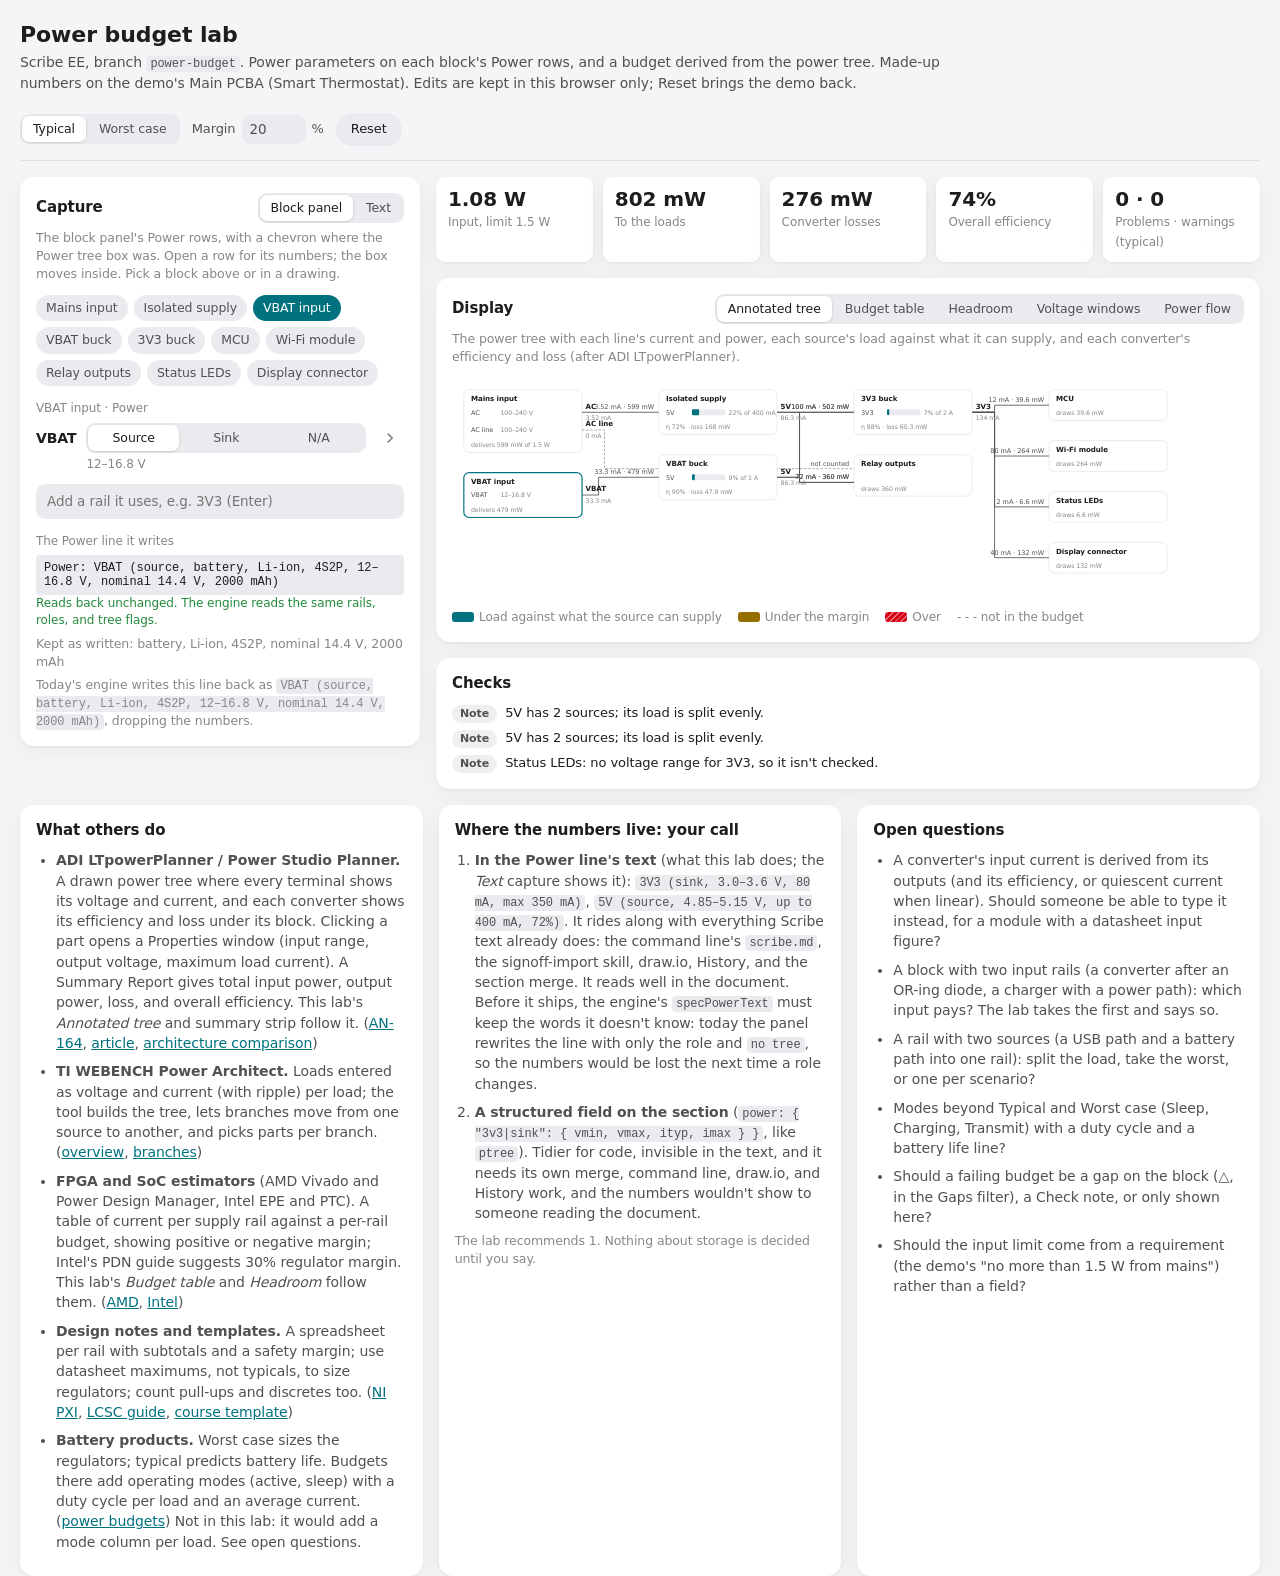
<file: lab/power-budget.html>
<!DOCTYPE html>
<html lang="en">
<head>
<meta charset="UTF-8">
<meta http-equiv="Content-Security-Policy" content="default-src 'self'; script-src 'self'; img-src 'self' data:; style-src 'self' 'unsafe-inline'; object-src 'none'; base-uri 'none'; form-action 'none'">
<meta name="viewport" content="width=device-width, initial-scale=1.0">
<meta name="color-scheme" content="light dark">
<title>Power budget lab · Scribe EE</title>
<link rel="stylesheet" href="../assets/styles.css">
<link rel="stylesheet" href="power-budget.css">
</head>
<body class="pb">
<header class="pb-head">
  <div>
    <h1>Power budget lab</h1>
    <p class="pb-sub">Scribe EE, branch <code>power-budget</code>. Power parameters on each block's Power rows, and a budget
      derived from the power tree. Made-up numbers on the demo's Main PCBA (Smart Thermostat). Edits are kept in this browser only; Reset brings the demo back.</p>
  </div>
  <div class="pb-head-tools">
    <div class="seg" id="scn" role="group" aria-label="Scenario">
      <button data-scn="typ" class="on">Typical</button><button data-scn="max">Worst case</button>
    </div>
    <label class="pb-margin">Margin <input class="input" id="margin" type="number" min="0" max="90" step="5" value="20"> %</label>
    <button class="btn" id="reset">Reset</button>
  </div>
</header>

<main class="pb-main">
  <section class="pb-left">
    <div class="pb-card">
      <div class="pb-card-head">
        <h2>Capture</h2>
        <div class="seg" id="cap" role="group" aria-label="Capture">
          <button data-cap="panel" class="on">Block panel</button><button data-cap="text">Text</button>
        </div>
      </div>
      <p class="note pb-help" id="cap-help"></p>
      <div class="pb-blocks" id="blocks"></div>
      <div id="panel"></div>
    </div>
  </section>

  <section class="pb-right">
    <div class="pb-summary" id="summary"></div>
    <div class="pb-card">
      <div class="pb-card-head">
        <h2>Display</h2>
        <div class="seg" id="view" role="group" aria-label="Display">
          <button data-view="tree" class="on">Annotated tree</button><button data-view="table">Budget table</button><button data-view="head">Headroom</button><button data-view="volt">Voltage windows</button><button data-view="sankey">Power flow</button>
        </div>
      </div>
      <p class="note pb-help" id="view-help"></p>
      <div id="out"></div>
    </div>
    <div class="pb-card" id="issues-card">
      <h2>Checks</h2>
      <ul class="pb-issues" id="issues"></ul>
    </div>
  </section>
</main>

<section class="pb-notes">
  <div class="pb-card">
    <h2>What others do</h2>
    <ul>
      <li><b>ADI LTpowerPlanner / Power Studio Planner.</b> A drawn power tree where every terminal shows its voltage and
        current, and each converter shows its efficiency and loss under its block. Clicking a part opens a Properties
        window (input range, output voltage, maximum load current). A Summary Report gives total input power, output power,
        loss, and overall efficiency. This lab's <i>Annotated tree</i> and summary strip follow it.
        (<a href="https://www.analog.com/en/resources/app-notes/an-164.html">AN-164</a>,
        <a href="https://www.analog.com/en/resources/technical-articles/introduction-of-ltpowerplanner-program-a-system-level-power-architecture-design-tool.html">article</a>,
        <a href="https://www.analog.com/en/resources/analog-dialogue/articles/optimization-of-the-power-supply-architecture-comes-first.html">architecture comparison</a>)</li>
      <li><b>TI WEBENCH Power Architect.</b> Loads entered as voltage and current (with ripple) per load; the tool builds the
        tree, lets branches move from one source to another, and picks parts per branch.
        (<a href="https://webench.ti.com/help/PowerArchitect/Overview.htm">overview</a>,
        <a href="https://webench.ti.com/help/PowerArchitect/Analyze1/Analyze/Analyze.htm">branches</a>)</li>
      <li><b>FPGA and SoC estimators</b> (AMD Vivado and Power Design Manager, Intel EPE and PTC). A table of current per
        supply rail against a per-rail budget, showing positive or negative margin; Intel's PDN guide suggests 30% regulator
        margin. This lab's <i>Budget table</i> and <i>Headroom</i> follow them.
        (<a href="https://docs.amd.com/r/en-US/ug907-vivado-power-analysis-optimization/Setting-Power-and-Current-Budget-for-AMD-Devices">AMD</a>,
        <a href="https://intel.com/content/www/us/en/docs/programmable/683393/current/power-budget.html">Intel</a>)</li>
      <li><b>Design notes and templates.</b> A spreadsheet per rail with subtotals and a safety margin; use datasheet
        maximums, not typicals, to size regulators; count pull-ups and discretes too.
        (<a href="https://ni.com/r/pxipowerbudget">NI PXI</a>,
        <a href="https://www.lcsc.com/blog/calculating-circuit-power-budgets-guide-2/">LCSC guide</a>,
        <a href="https://embedded-systems-design.github.io/EGR304DataSheetTemplate/05-Power-Budget/PowerBudgetExample.pdf">course template</a>)</li>
      <li><b>Battery products.</b> Worst case sizes the regulators; typical predicts battery life. Budgets there add
        operating modes (active, sleep) with a duty cycle per load and an average current.
        (<a href="https://applied-ee.github.io/embedded/docs/foundations/power-architecture/power-budgets/">power budgets</a>)
        Not in this lab: it would add a mode column per load. See open questions.</li>
    </ul>
  </div>
  <div class="pb-card">
    <h2>Where the numbers live: your call</h2>
    <ol>
      <li><b>In the Power line's text</b> (what this lab does; the <i>Text</i> capture shows it):
        <code>3V3 (sink, 3.0–3.6 V, 80 mA, max 350 mA)</code>,
        <code>5V (source, 4.85–5.15 V, up to 400 mA, 72%)</code>. It rides along with everything Scribe text already
        does: the command line's <code>scribe.md</code>, the signoff-import skill, draw.io, History, and the section merge.
        It reads well in the document. Before it ships, the engine's <code>specPowerText</code> must keep the words it
        doesn't know: today the panel rewrites the line with only the role and <code>no tree</code>, so the numbers would
        be lost the next time a role changes.</li>
      <li><b>A structured field on the section</b> (<code>power: { "3v3|sink": { vmin, vmax, ityp, imax } }</code>, like
        <code>ptree</code>). Tidier for code, invisible in the text, and it needs its own merge, command line, draw.io, and
        History work, and the numbers wouldn't show to someone reading the document.</li>
    </ol>
    <p class="note">The lab recommends 1. Nothing about storage is decided until you say.</p>
  </div>
  <div class="pb-card">
    <h2>Open questions</h2>
    <ul>
      <li>A converter's input current is derived from its outputs (and its efficiency, or quiescent current when linear).
        Should someone be able to type it instead, for a module with a datasheet input figure?</li>
      <li>A block with two input rails (a converter after an OR-ing diode, a charger with a power path): which input pays?
        The lab takes the first and says so.</li>
      <li>A rail with two sources (a USB path and a battery path into one rail): split the load, take the worst, or one per scenario?</li>
      <li>Modes beyond Typical and Worst case (Sleep, Charging, Transmit) with a duty cycle and a battery life line?</li>
      <li>Should a failing budget be a gap on the block (△, in the Gaps filter), a Check note, or only shown here?</li>
      <li>Should the input limit come from a requirement (the demo's "no more than 1.5 W from mains") rather than a field?</li>
    </ul>
  </div>
</section>

<script src="../assets/config.js"></script>
<script src="../assets/model.js"></script>
<script src="power-budget.js"></script>
</body>
</html>
</file>
<file: assets/styles.css>
/* Shared Signoff engine (EE, ME and FW). Edit it in ee_design_review only; me_design_review and
   fw_design_review vendor it unchanged with tools/sync_engine.py. Tool specifics go in assets/config.js. */
/* Signoff — design review tool. Light/dark tokens, then layout, then components. */

:root {
  --bg: #f5f5f7;
  --bg-elev: #ffffff;
  --bg-sunk: #ebebef;
  --sidebar: rgba(246, 246, 248, 0.82);
  --toolbar: rgba(255, 255, 255, 0.78);
  --text: #1d1d1f;
  --text-2: #515154;
  --text-3: #86868b;
  --hair: rgba(0, 0, 0, 0.08);
  --hair-2: rgba(0, 0, 0, 0.14);
  --accent: #00727f;
  --accent-ink: #004952;
  --accent-soft: rgba(0, 114, 127, 0.10);
  --pass: #248a3d;
  --pass-soft: rgba(52, 199, 89, 0.14);
  --issue: #d70015;
  --issue-soft: rgba(255, 59, 48, 0.12);
  --warn: #946f00;
  --warn-soft: rgba(255, 214, 10, 0.22);
  --on-warn: #fff;
  /* Severities tell apart without hue (Chris is colorblind): errors are striped, warnings dotted.
     The *-hatch tokens overlay a soft tint, the *-fill-hatch tokens a solid fill, e.g.
     background: var(--warn-hatch), var(--warn-soft). */
  --issue-hatch: repeating-linear-gradient(-45deg, rgba(215, 0, 21, 0.22) 0 1.5px, transparent 1.5px 6px);
  --warn-hatch: radial-gradient(circle, rgba(148, 111, 0, 0.42) 0 0.8px, transparent 1.3px) 0 0 / 5px 5px;
  --issue-fill-hatch: repeating-linear-gradient(-45deg, rgba(255, 255, 255, 0.45) 0 1px, transparent 1px 4px);
  --warn-fill-hatch: radial-gradient(circle, rgba(255, 255, 255, 0.55) 0 0.7px, transparent 1.1px) 0 0 / 3px 3px;
  --na: #8e8e93;
  --na-soft: rgba(142, 142, 147, 0.14);
  --sev-critical: #d70015;
  --sev-major: #e07800;
  --sev-minor: #a1a1a6;
  --shadow-sm: 0 1px 2px rgba(0, 0, 0, 0.04), 0 1px 1px rgba(0, 0, 0, 0.03);
  --shadow: 0 1px 3px rgba(0, 0, 0, 0.05), 0 6px 24px rgba(0, 0, 0, 0.05);
  --shadow-lg: 0 24px 64px rgba(0, 0, 0, 0.18), 0 2px 8px rgba(0, 0, 0, 0.08);
  --radius: 14px;
  --radius-sm: 9px;
  --sans: -apple-system, BlinkMacSystemFont, "SF Pro Text", "Inter", "Segoe UI Variable Text", "Segoe UI", system-ui, sans-serif;
  --display: -apple-system, BlinkMacSystemFont, "SF Pro Display", "Inter", "Segoe UI Variable Display", "Segoe UI", system-ui, sans-serif;
  --mono: ui-monospace, "SF Mono", "Cascadia Code", Consolas, monospace;
  --ease: cubic-bezier(0.2, 0.8, 0.2, 1);
  color-scheme: light;
}

@media (prefers-color-scheme: dark) {
  :root:not([data-theme="light"]) {
    --bg: #000000;
    --bg-elev: #1c1c1e;
    --bg-sunk: #2c2c2e;
    --sidebar: rgba(28, 28, 30, 0.82);
    --toolbar: rgba(22, 22, 24, 0.78);
    --text: #f5f5f7;
    --text-2: #c7c7cc;
    --text-3: #8e8e93;
    --hair: rgba(255, 255, 255, 0.09);
    --hair-2: rgba(255, 255, 255, 0.16);
    --accent: #3fc1cf;
    --accent-ink: #7fd8e2;
    --accent-soft: rgba(63, 193, 207, 0.14);
    --pass: #30d158;
    --pass-soft: rgba(48, 209, 88, 0.16);
    --issue: #ff453a;
    --issue-soft: rgba(255, 69, 58, 0.16);
    --warn: #ffd60a;
    --warn-soft: rgba(255, 214, 10, 0.14);
    --on-warn: #1c1c1e;
    --issue-hatch: repeating-linear-gradient(-45deg, rgba(255, 69, 58, 0.26) 0 1.5px, transparent 1.5px 6px);
    --warn-hatch: radial-gradient(circle, rgba(255, 214, 10, 0.4) 0 0.8px, transparent 1.3px) 0 0 / 5px 5px;
    --issue-fill-hatch: repeating-linear-gradient(-45deg, rgba(255, 255, 255, 0.45) 0 1px, transparent 1px 4px);
    --warn-fill-hatch: radial-gradient(circle, rgba(0, 0, 0, 0.4) 0 0.7px, transparent 1.1px) 0 0 / 3px 3px;
    --na-soft: rgba(142, 142, 147, 0.2);
    --sev-minor: #636366;
    --shadow-sm: none;
    --shadow: 0 0 0 1px rgba(255, 255, 255, 0.06);
    --shadow-lg: 0 24px 64px rgba(0, 0, 0, 0.6), 0 0 0 1px rgba(255, 255, 255, 0.08);
    color-scheme: dark;
  }
}
:root[data-theme="dark"] {
  --bg: #000000;
  --bg-elev: #1c1c1e;
  --bg-sunk: #2c2c2e;
  --sidebar: rgba(28, 28, 30, 0.82);
  --toolbar: rgba(22, 22, 24, 0.78);
  --text: #f5f5f7;
  --text-2: #c7c7cc;
  --text-3: #8e8e93;
  --hair: rgba(255, 255, 255, 0.09);
  --hair-2: rgba(255, 255, 255, 0.16);
  --accent: #3fc1cf;
  --accent-ink: #7fd8e2;
  --accent-soft: rgba(63, 193, 207, 0.14);
  --pass: #30d158;
  --pass-soft: rgba(48, 209, 88, 0.16);
  --issue: #ff453a;
  --issue-soft: rgba(255, 69, 58, 0.16);
  --warn: #ffd60a;
  --warn-soft: rgba(255, 214, 10, 0.14);
  --on-warn: #1c1c1e;
  --issue-hatch: repeating-linear-gradient(-45deg, rgba(255, 69, 58, 0.26) 0 1.5px, transparent 1.5px 6px);
  --warn-hatch: radial-gradient(circle, rgba(255, 214, 10, 0.4) 0 0.8px, transparent 1.3px) 0 0 / 5px 5px;
  --issue-fill-hatch: repeating-linear-gradient(-45deg, rgba(255, 255, 255, 0.45) 0 1px, transparent 1px 4px);
  --warn-fill-hatch: radial-gradient(circle, rgba(0, 0, 0, 0.4) 0 0.7px, transparent 1.1px) 0 0 / 3px 3px;
  --na-soft: rgba(142, 142, 147, 0.2);
  --sev-minor: #636366;
  --shadow-sm: none;
  --shadow: 0 0 0 1px rgba(255, 255, 255, 0.06);
  --shadow-lg: 0 24px 64px rgba(0, 0, 0, 0.6), 0 0 0 1px rgba(255, 255, 255, 0.08);
  color-scheme: dark;
}

* { box-sizing: border-box; }
html, body { margin: 0; height: 100%; }
body {
  background: var(--bg);
  color: var(--text);
  font: 14px/1.45 var(--sans);
  -webkit-font-smoothing: antialiased;
  letter-spacing: -0.006em;
}
button, input, select, textarea { font: inherit; color: inherit; letter-spacing: inherit; }
button { cursor: pointer; }
[hidden] { display: none !important; }
:focus-visible { outline: 3px solid var(--accent-soft); outline-offset: 1px; border-radius: 6px; }
::selection { background: var(--accent-soft); }

/* ── App layout ── */
.app { display: grid; grid-template-columns: 272px 1fr; height: 100vh; height: 100dvh; }
/* The banner wraps to several lines on a phone, so the app takes what's left instead of a fixed 33px. */
body.has-banner { display: flex; flex-direction: column; height: 100vh; height: 100dvh; }
body.has-banner .demo-banner { flex: none; }
body.has-banner .app { flex: 1; min-height: 0; height: auto; }
.sidebar {
  background: var(--sidebar);
  backdrop-filter: saturate(180%) blur(24px);
  -webkit-backdrop-filter: saturate(180%) blur(24px);
  border-right: 1px solid var(--hair);
  display: flex; flex-direction: column; min-height: 0;
}
.main { position: relative; overflow: auto; min-width: 0; scroll-behavior: smooth; }

/* ── Sidebar ── */
.brand { display: flex; align-items: center; gap: 10px; padding: 20px 18px 14px; }
/* A touch taller than the name and subtitle beside it (44 px when the subtitle wraps). */
.brand-mark { width: 46px; height: 46px; border-radius: 12px; background: #004952; display: grid; place-items: center; flex: none; }
.brand-mark svg { width: 17px; height: 28px; }
.brand-text { line-height: 1.1; }
.brand-name { font: 600 15px/1.1 var(--display); letter-spacing: -0.01em; }
.brand-sub { font-size: 11px; color: var(--text-3); letter-spacing: 0.08em; text-transform: uppercase; margin-top: 3px; }

.side-search { margin: 0 14px 10px; position: relative; }
.side-search input {
  width: 100%; border: none; border-radius: 9px; padding: 7px 10px 7px 30px;
  background: var(--bg-sunk); font-size: 13px; outline: none;
}
.side-search svg { position: absolute; left: 10px; top: 50%; transform: translateY(-50%); width: 13px; height: 13px; color: var(--text-3); }

.side-head { display: flex; align-items: center; justify-content: space-between; padding: 8px 18px 6px; }
.side-head .side-fold { margin-left: auto; }
.side-label { font-size: 11px; font-weight: 600; color: var(--text-3); text-transform: uppercase; letter-spacing: 0.06em; }
.side-list { flex: 1; overflow-y: auto; overflow-x: hidden; padding: 2px 10px 12px; }
.proj {
  display: flex; align-items: center; gap: 10px; width: 100%; text-align: left;
  border: none; background: transparent; border-radius: 9px; padding: 8px 10px; margin-bottom: 1px;
  transition: background 0.15s;
}
.proj:hover { background: var(--hair); }
.proj.active { background: var(--accent); color: #fff; }
.proj.active .proj-sub { color: rgba(255, 255, 255, 0.75); }
.proj-body { flex: 1; min-width: 0; overflow: hidden; }
/* Block-level, or the ellipsis never applies and long names run past the row to the panel edge. */
.proj-name { display: block; font-weight: 500; font-size: 13.5px; white-space: nowrap; overflow: hidden; text-overflow: ellipsis; }
.proj-sub { display: block; font-size: 12px; color: var(--text-3); white-space: nowrap; overflow: hidden; text-overflow: ellipsis; }
.proj-dirty { width: 7px; height: 7px; border-radius: 50%; background: var(--warn); flex: none; }
.proj.active .proj-dirty { background: #fff; }
.side-empty { color: var(--text-3); font-size: 13px; padding: 12px 10px; }
.side-archived { margin-top: 10px; }
.side-group + .side-group { margin-top: 6px; }
.side-group-head { display: flex; align-items: center; gap: 6px; width: 100%; padding: 6px 8px 4px; border: 0; border-radius: 6px; background: none; color: var(--text-3); font: inherit; font-size: 11px; font-weight: 600; text-transform: uppercase; letter-spacing: 0.06em; text-align: left; cursor: pointer; }
.side-group-head:hover { color: var(--text-2); }
.side-group-head svg { width: 12px; height: 12px; flex: none; transition: transform 0.15s; }
.side-group-head[aria-expanded="false"] svg { transform: rotate(-90deg); }
.side-group-name { flex: 1; min-width: 0; overflow: hidden; white-space: nowrap; text-overflow: ellipsis; }
.side-group-count { font-weight: 500; letter-spacing: 0; }

.side-foot { border-top: 1px solid var(--hair); padding: 10px 12px; display: flex; align-items: center; gap: 8px; }
.sync-pill {
  flex: 1; display: flex; align-items: center; gap: 8px; border: none; background: transparent;
  border-radius: 9px; padding: 7px 8px; text-align: left; min-width: 0;
}
.sync-pill:hover { background: var(--hair); }
.sync-dot { width: 8px; height: 8px; border-radius: 50%; background: var(--text-3); flex: none; }
.sync-dot[data-tone="ok"] { background: var(--pass); }
.sync-dot[data-tone="warn"] { background: var(--warn); }
.sync-dot[data-tone="error"] { background: var(--issue); }
.sync-dot[data-tone="busy"] { background: var(--accent); animation: pulse 1s infinite; }
@keyframes pulse { 50% { opacity: 0.3; } }
.sync-text { min-width: 0; line-height: 1.25; display: flex; flex-direction: column; }
.sync-title { font-size: 12.5px; font-weight: 500; white-space: nowrap; overflow: hidden; text-overflow: ellipsis; }
.sync-sub { font-size: 11px; color: var(--text-3); white-space: nowrap; overflow: hidden; text-overflow: ellipsis; }
/* The signed-in GitHub account, on the pill's second line: who this page is acting as, at a glance. */
.sync-sub.sync-who { font-size: 12.5px; font-weight: 600; color: var(--text-2); }

/* ── Buttons ── */
.btn {
  display: inline-flex; align-items: center; justify-content: center; gap: 6px;
  border: none; border-radius: 980px; padding: 7px 15px; font-size: 13px; font-weight: 500;
  background: var(--bg-sunk); color: var(--text); white-space: nowrap;
  transition: background 0.15s, transform 0.1s, opacity 0.15s;
}
.btn:hover { background: var(--hair-2); }
.btn:active { transform: scale(0.97); }
.btn:disabled { opacity: 0.45; pointer-events: none; }
.btn-primary { background: var(--accent); color: #fff; }
.btn-primary:hover { background: var(--accent-ink); }
:root[data-theme="dark"] .btn-primary:hover { background: #2aa7b5; }
.btn-plain { background: transparent; color: var(--accent); padding-left: 8px; padding-right: 8px; }
.btn-plain:hover { background: var(--accent-soft); }
.btn-danger { background: var(--issue-soft); color: var(--issue); }
.btn-danger:hover { background: var(--issue); color: #fff; }
.btn svg { width: 15px; height: 15px; }
.icon-btn {
  width: 30px; height: 30px; border-radius: 8px; border: none; background: transparent; color: var(--text-2);
  display: inline-grid; place-items: center; flex: none; transition: background 0.15s;
}
.icon-btn:hover { background: var(--hair); color: var(--text); }
.icon-btn svg { width: 17px; height: 17px; }
.badge { min-width: 18px; height: 18px; padding: 0 5px; border-radius: 9px; background: var(--warn); color: var(--on-warn); font-size: 11px; font-weight: 600; display: inline-grid; place-items: center; }

/* ── Toolbar ── */
.toolbar {
  position: sticky; top: 0; z-index: 20; height: 56px;
  display: flex; align-items: center; gap: 12px; padding: 0 28px;
  background: var(--toolbar);
  backdrop-filter: saturate(180%) blur(20px);
  -webkit-backdrop-filter: saturate(180%) blur(20px);
  border-bottom: 1px solid var(--hair);
}
.toolbar-title { display: none; font: 600 15px var(--display); flex: none; max-width: 32ch; white-space: nowrap; overflow: hidden; text-overflow: ellipsis; opacity: 0; transition: opacity 0.2s; }
.toolbar.scrolled .toolbar-title { opacity: 1; }
.toolbar-center { flex: 1; display: flex; justify-content: flex-start; min-width: 0; }
.toolbar-actions { display: flex; gap: 6px; align-items: center; flex: none; }
.menu-toggle { display: none; }

/* Segmented control */
.seg {
  display: inline-flex; background: var(--bg-sunk); border-radius: 9px; padding: 2px; gap: 2px;
  max-width: 100%; overflow-x: auto; scrollbar-width: none;
}
.seg::-webkit-scrollbar { display: none; }
.seg button {
  border: none; background: transparent; border-radius: 7px; padding: 4px 11px; font-size: 12.5px; font-weight: 500;
  color: var(--text-2); white-space: nowrap; transition: background 0.15s, color 0.15s, box-shadow 0.15s;
  display: inline-flex; align-items: center; gap: 6px;
}
.seg button:hover { color: var(--text); }
.seg button.on { background: var(--bg-elev); color: var(--text); box-shadow: 0 1px 3px rgba(0, 0, 0, 0.12), 0 0 0 0.5px rgba(0, 0, 0, 0.04); }
.seg .count { font-size: 11px; color: var(--text-3); font-variant-numeric: tabular-nums; }
.seg button .dot { width: 6px; height: 6px; border-radius: 50%; background: var(--issue); }

/* ── Page ── */
.page { max-width: 1060px; margin: 0 auto; padding: 36px 32px 120px; }
.eyebrow { font-size: 12px; font-weight: 600; color: var(--accent); letter-spacing: 0.04em; text-transform: uppercase; margin-bottom: 6px; }
.page-title { font: 700 34px/1.12 var(--display); letter-spacing: -0.022em; margin: 0 0 8px; }
.page-sub { color: var(--text-2); font-size: 15px; display: flex; flex-wrap: wrap; gap: 6px 14px; align-items: center; }
.page-sub .sep { color: var(--text-3); margin: 0 7px; }
.chips { display: flex; flex-wrap: wrap; gap: 6px; }
.chip { font-size: 12px; padding: 3px 10px; border-radius: 980px; background: var(--bg-sunk); color: var(--text-2); white-space: nowrap; }
.chip.accent { background: var(--accent-soft); color: var(--accent-ink); }
.page-head { display: flex; gap: 24px; align-items: flex-start; justify-content: space-between; margin-bottom: 28px; }
.page-head-text { min-width: 0; flex: 1; }
/* A board's picture beside the progress ring, when a checker stored one (Fabcheck's previews) */
.head-visual { display: flex; align-items: center; gap: 22px; flex: none; }
.head-pic { position: relative; }
.head-pic:empty { display: none; }
.head-pic-img { display: block; padding: 0; border: none; background: none; border-radius: 10px; }
button.head-pic-img { cursor: pointer; }
.head-pic-img img { display: block; width: 240px; max-width: 38vw; max-height: 150px; object-fit: contain; filter: drop-shadow(0 10px 18px rgba(0, 0, 0, 0.22)); transition: transform 0.2s var(--ease); }
button.head-pic-img:hover img { transform: translateY(-2px) scale(1.02); }
.head-pic .seg { position: absolute; right: 0; bottom: -10px; opacity: 0; transition: opacity 0.15s; }
.head-pic:hover .seg, .head-pic:focus-within .seg { opacity: 1; }
.head-pic .seg button { padding: 2px 8px; font-size: 11px; }
/* Part models (config.previews.models, Signoff ME): the 3D side, who stored the model, and its actions,
   under the picture. With them the side toggle sits under the picture too. */
.head-3d { display: block; width: 240px; max-width: 38vw; height: 150px; border-radius: 10px; cursor: grab; touch-action: none; }
.head-pic:has(.head-pic-by, .head-pic-acts) { display: flex; flex-direction: column; align-items: center; gap: 6px; }
.head-pic:has(.head-pic-by) .seg { position: static; opacity: 1; }
.head-pic-by { font-size: 11.5px; color: var(--text-2); text-align: center; max-width: 260px; }
.head-pic-part { font: inherit; font-size: 11.5px; padding: 1px 4px; border-radius: 6px; border: 1px solid var(--hair-2); background: var(--bg-elev); color: var(--text); }
.head-pic-acts { display: flex; gap: 6px; flex-wrap: wrap; justify-content: center; }
/* Touch screens: the side toggle sits under the picture, not over it. */
@media (hover: none) {
  .head-pic { display: flex; flex-direction: column; align-items: center; gap: 8px; }
  .head-pic .seg { position: static; opacity: 1; }
}

/* Cards */
.card { background: var(--bg-elev); border-radius: var(--radius); box-shadow: var(--shadow); }
.grid { display: grid; gap: 14px; }
.grid-4 { grid-template-columns: repeat(4, 1fr); }
.grid-3 { grid-template-columns: repeat(auto-fill, minmax(290px, 1fr)); }
.stat { padding: 16px 18px; }
.stat-num { font: 600 28px/1 var(--display); font-variant-numeric: tabular-nums; letter-spacing: -0.02em; }
.stat-label { font-size: 12.5px; color: var(--text-3); margin-top: 6px; }
.stat.pass .stat-num { color: var(--pass); }
.stat.issue .stat-num { color: var(--issue); }
.stat-link { border: none; text-align: left; font: inherit; color: inherit; transition: transform 0.2s var(--ease), box-shadow 0.2s; }
.stat-link:hover { transform: translateY(-2px); box-shadow: var(--shadow-lg); }
.section-title { font: 600 19px var(--display); letter-spacing: -0.012em; margin: 36px 0 14px; display: flex; align-items: center; justify-content: space-between; gap: 12px; }

.cl-card { padding: 18px; border: none; text-align: left; display: flex; flex-direction: column; gap: 14px; transition: transform 0.2s var(--ease), box-shadow 0.2s; }
.cl-card:hover { transform: translateY(-2px); box-shadow: var(--shadow-lg); }
.cl-card-top { display: flex; justify-content: space-between; align-items: flex-start; gap: 10px; }
.cl-card-title { font: 600 16px var(--display); }
.cl-card-desc { font-size: 12.5px; color: var(--text-3); margin-top: 3px; line-height: 1.35; display: -webkit-box; -webkit-line-clamp: 2; -webkit-box-orient: vertical; overflow: hidden; }
.cl-card-top > div:first-child { min-width: 0; }
.cl-card-foot { display: flex; gap: 12px; font-size: 12px; color: var(--text-2); font-variant-numeric: tabular-nums; }
.cl-card-foot b { font-weight: 600; }
.bar { height: 6px; border-radius: 3px; background: var(--bg-sunk); overflow: hidden; display: flex; }
.bar i { display: block; height: 100%; transition: width 0.4s var(--ease); }
.bar .b-pass { background: var(--pass); }
.bar .b-issue { background: var(--issue-fill-hatch), var(--issue); }
.bar .b-na { background: var(--na); opacity: 0.45; }

/* Progress ring */
.ring { position: relative; flex: none; }
.ring svg { display: block; transform: rotate(-90deg); }
.ring-track { stroke: var(--bg-sunk); }
.ring-val { stroke: var(--accent); transition: stroke-dashoffset 0.6s var(--ease); }
.ring-label { position: absolute; inset: 0; display: grid; place-items: center; text-align: center; font-variant-numeric: tabular-nums; }
.ring-label b { font: 600 22px/1 var(--display); letter-spacing: -0.02em; display: block; }
.ring-label span { font-size: 11px; color: var(--text-3); }

/* ── Checklist view ── */
.cl-head { display: flex; align-items: flex-end; justify-content: space-between; gap: 20px; margin-bottom: 18px; }
.filters { display: flex; gap: 10px; align-items: center; flex-wrap: wrap; margin-bottom: 18px; }
.search { position: relative; flex: 1; min-width: 180px; max-width: 320px; }
.search input { width: 100%; border: none; border-radius: 9px; padding: 7px 10px 7px 30px; background: var(--bg-elev); box-shadow: var(--shadow-sm), inset 0 0 0 1px var(--hair); font-size: 13px; outline: none; }
.search input:focus { box-shadow: inset 0 0 0 2px var(--accent); }
.search svg { position: absolute; left: 10px; top: 50%; transform: translateY(-50%); width: 13px; height: 13px; color: var(--text-3); }

.sec { margin-bottom: 14px; overflow: hidden; }
.sec-head { display: flex; align-items: center; gap: 12px; padding: 14px 16px 14px 18px; cursor: pointer; user-select: none; }
.sec-chev { width: 14px; height: 14px; color: var(--text-3); transition: transform 0.2s var(--ease); flex: none; }
.sec.collapsed .sec-chev { transform: rotate(-90deg); }
.sec-title { font: 600 15px var(--display); flex: 1; min-width: 0; letter-spacing: -0.01em; }
.sec-title small { font: 400 12px var(--sans); color: var(--text-3); margin-left: 8px; }
.sec-meta { display: flex; align-items: center; gap: 10px; font-size: 12px; color: var(--text-3); font-variant-numeric: tabular-nums; flex: none; }
.sec-meta .bar { width: 72px; }
.sec-na { font-size: 11.5px; padding: 3px 9px; border-radius: 980px; border: none; background: transparent; color: var(--text-3); }
.sec-na:hover { background: var(--bg-sunk); color: var(--text); }
.sec-na.on { background: var(--na-soft); color: var(--text-2); }
.sec-pass { display: inline-flex; align-items: center; gap: 4px; }
.sec-pass svg { width: 11px; height: 11px; flex: none; }
.sec-pass:hover { color: var(--pass); }
.sec.collapsed .sec-body { display: none; }
.sec.is-na .sec-title { color: var(--text-3); }
.sec-body { border-top: 1px solid var(--hair); }

.item {
  display: grid; grid-template-columns: auto 1fr auto; gap: 12px; align-items: start;
  padding: 11px 16px 11px 18px; border-bottom: 1px solid var(--hair); cursor: pointer;
  transition: background 0.12s;
}
.item:last-child { border-bottom: none; }
.item:hover { background: rgba(127, 127, 127, 0.05); }
.item.sel { background: var(--accent-soft); }
.item.st-na .item-text, .item.st-pass .item-text { color: var(--text-3); }
.item.st-pass .item-text { text-decoration: none; }
.item-text { font-size: 14px; line-height: 1.4; padding-top: 2px; }
.item-sub { display: flex; flex-wrap: wrap; gap: 6px; align-items: center; margin-top: 5px; font-size: 11.5px; color: var(--text-3); }
.item-sub:empty { display: none; }
.sev { display: inline-flex; align-items: center; gap: 4px; }
.sev::before { content: ""; width: 6px; height: 6px; border-radius: 50%; background: var(--sev-minor); }
.sev.critical::before { background: var(--sev-critical); }
.sev.major::before { background: var(--sev-major); }
.tag { padding: 1px 7px; border-radius: 5px; background: var(--bg-sunk); }
.res { padding: 1px 7px; border-radius: 5px; font-weight: 500; }
.res.fixed { background: var(--pass-soft); color: var(--pass); }
.res.waived { background: var(--na-soft); color: var(--text-2); }
.res.open { background: var(--issue-hatch), var(--issue-soft); color: var(--issue); }
.item-right { display: flex; align-items: center; gap: 8px; padding-top: 1px; }
.cmt-count { display: inline-flex; align-items: center; gap: 3px; font-size: 12px; color: var(--text-3); font-variant-numeric: tabular-nums; }
.cmt-count svg { width: 13px; height: 13px; }

/* Status control: a round checkbox plus quick actions on hover */
.status { width: 22px; height: 22px; border-radius: 50%; border: 1.5px solid var(--hair-2); background: transparent; display: grid; place-items: center; padding: 0; transition: all 0.15s; margin-top: 1px; }
.status:hover { border-color: var(--pass); }
.status svg { width: 12px; height: 12px; opacity: 0; color: #fff; }
.status.pass { background: var(--pass); border-color: var(--pass); }
.status.pass svg.i-check { opacity: 1; }
.status.issue { background: var(--issue); border-color: var(--issue); }
.status.issue svg.i-bang { opacity: 1; }
.status.na { background: var(--na-soft); border-color: transparent; }
.status.na svg.i-dash { opacity: 1; color: var(--text-3); }
.status svg { position: absolute; }
.status { position: relative; }
.item { position: relative; }
.quick { position: absolute; right: 52px; top: 8px; display: flex; gap: 2px; padding: 2px; border-radius: 9px; background: var(--bg-elev); box-shadow: var(--shadow); opacity: 0; pointer-events: none; transition: opacity 0.12s; }
.item:hover .quick { opacity: 1; pointer-events: auto; }
.quick button { border: none; background: transparent; border-radius: 6px; padding: 3px 7px; font-size: 11.5px; color: var(--text-3); font-weight: 500; }
.quick button:hover { background: var(--bg-sunk); color: var(--text); }
.quick .q-issue:hover { color: var(--issue); background: var(--issue-soft); }
.quick .q-pass:hover { color: var(--pass); background: var(--pass-soft); }

.hidden-rows { padding: 9px 18px; font-size: 12.5px; color: var(--text-3); border-top: 1px solid var(--hair); display: flex; align-items: center; justify-content: space-between; }
.hidden-rows button { border: none; background: transparent; color: var(--accent); font-size: 12.5px; padding: 2px 6px; border-radius: 6px; }
.hidden-rows button:hover { background: var(--accent-soft); }
.item.auto-na { opacity: 0.6; }
.add-row { padding: 8px 18px 12px; border-top: 1px solid var(--hair); }
.add-row input { width: 100%; border: none; background: transparent; outline: none; padding: 6px 0; font-size: 13.5px; }
.add-row input::placeholder { color: var(--text-3); }

.empty { text-align: center; padding: 72px 20px; color: var(--text-3); }
.empty h2 { font: 600 22px var(--display); color: var(--text); margin: 14px 0 6px; letter-spacing: -0.015em; }
.empty p { margin: 0 auto 20px; max-width: 46ch; }
.empty-art { width: 64px; height: 64px; border-radius: 18px; background: var(--accent-soft); color: var(--accent); display: inline-grid; place-items: center; }
.empty-art svg { width: 30px; height: 30px; }

/* ── Inspector (item detail) ── */
.inspector {
  position: fixed; top: 12px; right: 12px; bottom: 12px; width: 400px; z-index: 40;
  background: var(--bg-elev); border-radius: 18px; box-shadow: var(--shadow-lg);
  display: flex; flex-direction: column; transform: translateX(calc(100% + 24px)); transition: transform 0.32s var(--ease);
}
.inspector.open { transform: none; }
.insp-head { display: flex; align-items: center; justify-content: space-between; padding: 14px 14px 4px 20px; }
.insp-crumb { font-size: 12px; color: var(--text-3); white-space: nowrap; overflow: hidden; text-overflow: ellipsis; }
.insp-body { flex: 1; overflow: auto; padding: 6px 20px 20px; }
.insp-title { font: 600 18px/1.3 var(--display); letter-spacing: -0.012em; margin: 6px 0 12px; }
.insp-title[contenteditable="true"] { outline: none; border-radius: 6px; box-shadow: 0 0 0 2px var(--accent-soft); padding: 2px 4px; margin-left: -4px; }
.hint { font-size: 13.5px; color: var(--text-2); background: var(--bg-sunk); border-radius: 10px; padding: 11px 13px; margin-bottom: 16px; line-height: 1.5; }
.hint b { display: block; font-size: 11px; text-transform: uppercase; letter-spacing: 0.06em; color: var(--text-3); margin-bottom: 4px; }
.field { margin-bottom: 14px; }
.field > label, .field-label { display: block; font-size: 12px; font-weight: 500; color: var(--text-3); margin-bottom: 6px; }
.seg.full { display: flex; width: 100%; }
.seg.full button { flex: 1; justify-content: center; padding: 6px 8px; }
.seg button.on.s-pass { color: var(--pass); }
.seg button.on.s-issue { color: var(--issue); }
.issue-box { border-radius: 12px; background: var(--issue-hatch), var(--issue-soft); padding: 12px; margin-bottom: 16px; }
.issue-box .field:last-child { margin-bottom: 0; }
.issue-box .seg { background: rgba(255, 255, 255, 0.55); }
:root[data-theme="dark"] .issue-box .seg { background: rgba(0, 0, 0, 0.35); }
@media (prefers-color-scheme: dark) { :root:not([data-theme="light"]) .issue-box .seg { background: rgba(0, 0, 0, 0.35); } }
.input, select.input, textarea.input {
  width: 100%; border: none; border-radius: 9px; padding: 8px 11px; background: var(--bg-sunk); outline: none; font-size: 13.5px;
}
.input:focus { box-shadow: inset 0 0 0 2px var(--accent); }
textarea.input { resize: vertical; min-height: 64px; line-height: 1.45; }
.row2 { display: grid; grid-template-columns: 1fr 1fr; gap: 10px; }
.meta-line { font-size: 11.5px; color: var(--text-3); margin: 4px 0 16px; }

.thread { margin-top: 18px; }
.thread-title { font: 600 14px var(--display); margin-bottom: 10px; display: flex; justify-content: space-between; align-items: center; }
.cmt { display: grid; grid-template-columns: 28px 1fr; gap: 10px; margin-bottom: 14px; }
.avatar { width: 28px; height: 28px; border-radius: 50%; display: grid; place-items: center; font-size: 11px; font-weight: 600; color: #fff; background: var(--accent); }
.cmt-head { display: flex; gap: 8px; align-items: baseline; font-size: 12px; }
.cmt-head b { font-weight: 600; font-size: 12.5px; }
.cmt-head span { color: var(--text-3); }
.cmt-text { font-size: 13.5px; white-space: pre-wrap; word-wrap: break-word; margin-top: 2px; }
.cmt-del { border: none; background: transparent; color: var(--text-3); font-size: 11.5px; padding: 0 4px; margin-left: auto; opacity: 0; border-radius: 4px; }
.cmt:hover .cmt-del { opacity: 1; }
.cmt-del:hover { color: var(--issue); }
.composer { border-top: 1px solid var(--hair); padding: 12px 14px 14px; }
.composer textarea { min-height: 44px; max-height: 160px; }
.composer-foot { display: flex; justify-content: space-between; align-items: flex-end; gap: 10px; margin-top: 8px; font-size: 11.5px; color: var(--text-3); }
.composer-hints { display: flex; flex-direction: column; gap: 2px; }
.composer-hints b { font-weight: 600; color: var(--text-2); }
kbd { font: 500 11px var(--mono); padding: 1px 5px; border-radius: 4px; background: var(--bg-sunk); border: 1px solid var(--hair); }

/* ── Findings table ── */
.table { width: 100%; border-collapse: collapse; }
.table th { text-align: left; font-size: 11.5px; font-weight: 600; color: var(--text-3); text-transform: uppercase; letter-spacing: 0.05em; padding: 12px 14px; border-bottom: 1px solid var(--hair); }
.table td { padding: 12px 14px; border-bottom: 1px solid var(--hair); vertical-align: top; font-size: 13.5px; }
.table tr:last-child td { border-bottom: none; }
.table tbody tr { cursor: pointer; transition: background 0.12s; }
.table tbody tr:hover { background: rgba(127, 127, 127, 0.05); }
.table .muted { color: var(--text-3); font-size: 12.5px; }
/* A wide table scrolls sideways inside its card at any width (the Requirements table clipped beside the
   sidebar), and a soft shade on an edge shows there's more that way: the covers scroll with the table
   (local) and uncover the shades (scroll) once it has moved. */
.card.table-scroll, .spec-table-wrap { overflow-x: auto; overscroll-behavior-x: contain;
  background:
    linear-gradient(to right, var(--bg-elev) 40%, transparent) left center / 28px 100% no-repeat local,
    linear-gradient(to left, var(--bg-elev) 40%, transparent) right center / 28px 100% no-repeat local,
    radial-gradient(farthest-side at 0 50%, color-mix(in srgb, var(--text) 22%, transparent), transparent) left center / 12px 100% no-repeat scroll,
    radial-gradient(farthest-side at 100% 50%, color-mix(in srgb, var(--text) 22%, transparent), transparent) right center / 12px 100% no-repeat scroll,
    var(--bg-elev); }
.table.reqs td:nth-child(2) { min-width: 200px; }
.table.reqs td:nth-child(n+3) { white-space: nowrap; }

/* ── Sheets (modals) ── */
.sheet-wrap {
  position: fixed; inset: 0; z-index: 60; background: rgba(0, 0, 0, 0.28);
  display: grid; place-items: center; padding: 24px; animation: fade 0.2s;
  backdrop-filter: blur(2px);
}
.sheet {
  width: 100%; max-width: 560px; max-height: calc(100vh - 48px); overflow: auto;
  background: var(--bg-elev); border-radius: 18px; box-shadow: var(--shadow-lg);
  animation: rise 0.28s var(--ease);
}
.sheet.wide { max-width: 720px; }
.sheet-head { padding: 22px 24px 6px; }
.sheet-head h2 { font: 600 21px var(--display); margin: 0; letter-spacing: -0.015em; }
.sheet-head p { margin: 6px 0 0; color: var(--text-2); font-size: 13.5px; }
.sheet-body { padding: 14px 24px 8px; }
.sheet-foot { padding: 14px 24px 20px; display: flex; justify-content: flex-end; gap: 8px; align-items: center; }
.sheet-foot .spacer { flex: 1; }
@keyframes fade { from { opacity: 0; } }
@keyframes rise { from { opacity: 0; transform: translateY(12px) scale(0.98); } }

/* ── People & access: one sheet over any Signoff page (signoff/assets/people.js), a tab per review
   tool. It sits under person sheets, menus and toasts (z-index 60 and up) and over the sidebar. ── */
.people-wrap {
  position: fixed; inset: 0; z-index: 55; background: rgba(0, 0, 0, 0.28);
  display: grid; place-items: center; padding: 24px; animation: fade 0.2s; backdrop-filter: blur(2px);
}
.people-pop {
  width: 100%; max-width: 1120px; height: calc(100vh - 48px); height: calc(100dvh - 48px);
  display: flex; flex-direction: column; overflow: hidden;
  background: var(--bg); border-radius: 18px; box-shadow: var(--shadow-lg); animation: rise 0.28s var(--ease);
}
.people-head {
  display: flex; align-items: center; gap: 14px; padding: 14px 16px 12px 24px;
  border-bottom: 1px solid var(--hair); background: var(--bg-elev);
}
.people-head h2 { font: 600 19px var(--display); margin: 0; letter-spacing: -0.015em; white-space: nowrap; }
.people-head .people-tabs { margin: 0 auto 0 8px; }
.people-body { flex: 1; min-height: 0; position: relative; }
.people-pane { position: absolute; inset: 0; overflow: auto; }
.people-pane[hidden] { display: none; }
.people-pane.framed { overflow: hidden; }
.people-pane iframe { width: 100%; height: 100%; border: 0; display: block; background: var(--bg); }
.people-pane > .page { padding-top: 22px; }
@media (max-width: 860px) {
  .people-wrap { padding: 0; }
  .people-pop { max-width: none; height: 100vh; height: 100dvh; border-radius: 0; }
  .people-head { flex-wrap: wrap; padding: 12px 12px 10px 16px; gap: 8px 10px; }
  .people-head .people-close { margin-left: auto; }
  .people-head .people-tabs { order: 3; margin: 0; width: 100%; }
}
/* A tool showing only its People page inside that sheet (index.html?page=people&embed=1). */
html.embed .sidebar, html.embed .toolbar, html.embed #demo-banner, html.embed .inspector { display: none !important; }
html.embed .app { display: block; }
html.embed .main { height: 100vh; height: 100dvh; overflow: auto; }
html.embed #page > .page { padding-top: 22px; }

/* ── Busy card: a wait that says what it is doing (Open in Fabcheck, Fabcheck's Send). The spinner
   is a transform animation, so it keeps turning while the page's script is busy. ── */
.busy { max-width: 400px; padding: 22px 24px 20px; }
.busy-row { display: flex; gap: 14px; align-items: flex-start; }
.busy-spin {
  width: 22px; height: 22px; flex: none; margin-top: 1px; border-radius: 50%;
  border: 2.5px solid var(--hair-2); border-top-color: var(--accent); animation: busy-spin 0.8s linear infinite;
}
.busy.done .busy-spin, .busy.done .busy-bar { display: none; }
.busy-title { font: 600 16px var(--display); letter-spacing: -0.01em; }
.busy-step { color: var(--text-2); font-size: 13px; margin-top: 4px; min-height: 1.4em; }
.busy-bar { height: 4px; border-radius: 2px; background: var(--bg-sunk); margin-top: 14px; overflow: hidden; }
.busy-bar i { display: block; height: 100%; width: 0; background: var(--accent); border-radius: 2px; transition: width 0.35s var(--ease); }
.busy-acts { display: flex; justify-content: flex-end; gap: 8px; margin-top: 16px; }
.busy-acts:empty { display: none; }
@keyframes busy-spin { to { transform: rotate(360deg); } }

/* A Sync button while a sync runs: the arrows turn and the button breathes, gently. It stays
   clickable-looking but does nothing (sync() ignores a second start). */
.btn.is-syncing { animation: sync-breathe 2.4s ease-in-out infinite; cursor: progress; }
.btn.is-syncing:not(.btn-primary) { color: var(--accent-ink); }
.btn.is-syncing svg { animation: sync-spin 1.2s linear infinite; }
/* The sync icon's arrows point counterclockwise, so it turns that way. */
@keyframes sync-spin { to { transform: rotate(-360deg); } }
@keyframes sync-breathe { 50% { box-shadow: 0 0 0 4px var(--accent-soft); } }
@media (prefers-reduced-motion: reduce) {
  .btn.is-syncing, .btn.is-syncing svg { animation: none; }
}

.pick-grid { display: grid; grid-template-columns: repeat(auto-fill, minmax(150px, 1fr)); gap: 8px; }
.pick {
  border: none; border-radius: 11px; padding: 10px 12px; text-align: left; background: var(--bg-sunk);
  box-shadow: inset 0 0 0 1.5px transparent; transition: box-shadow 0.15s, background 0.15s;
}
.pick b { display: block; font-size: 13px; font-weight: 600; }
.pick span { display: block; font-size: 11.5px; color: var(--text-3); margin-top: 2px; line-height: 1.3; }
.pick.on { background: var(--accent-soft); box-shadow: inset 0 0 0 1.5px var(--accent); }
.pick.on b { color: var(--accent-ink); }
.note { font-size: 12.5px; color: var(--text-3); margin: 6px 0 0; line-height: 1.45; }
.check { display: flex; gap: 8px; align-items: center; font-size: 13px; color: var(--text-2); }
.log { font: 12px/1.5 var(--mono); background: var(--bg-sunk); border-radius: 10px; padding: 10px 12px; max-height: 150px; overflow: auto; white-space: pre-wrap; margin-top: 12px; }
.log .ok { color: var(--pass); }
.log .err { color: var(--issue); }
.log a { color: var(--accent); }

/* Menu */
.menu {
  position: fixed; z-index: 70; min-width: 220px; background: var(--bg-elev); border-radius: 12px;
  box-shadow: var(--shadow-lg); padding: 5px; animation: fade 0.12s;
}
.menu button { display: flex; width: 100%; border: none; background: transparent; text-align: left; padding: 7px 10px; border-radius: 7px; font-size: 13px; gap: 10px; align-items: center; }
.menu button:hover { background: var(--accent); color: #fff; }
.menu button.danger { color: var(--issue); }
.menu button.danger:hover { background: var(--issue); color: #fff; }
.menu hr { border: none; border-top: 1px solid var(--hair); margin: 4px 6px; }

/* What's unsynced: the list above the sidebar's sync pill */
.sync-pop { width: 340px; max-width: calc(100vw - 16px); max-height: min(70vh, 520px); overflow-y: auto; padding: 6px; }
.sync-pop-head { display: flex; justify-content: space-between; align-items: baseline; gap: 8px; padding: 6px 10px 8px; font-size: 13px; font-weight: 600; }
.sync-pop-head small { font-size: 11px; font-weight: 400; color: var(--text-3); }
.sync-pop-group { border-top: 1px solid var(--hair); padding: 4px 0; }
.sync-pop .sync-pop-group button { display: grid; grid-template-columns: auto 1fr; column-gap: 8px; row-gap: 1px; align-items: baseline; padding: 6px 10px; }
.sync-pop-name { grid-column: 1 / -1; font-weight: 600; font-size: 12.5px; min-width: 0; overflow: hidden; text-overflow: ellipsis; white-space: nowrap; }
.sync-pop-name + .sync-pop-badge { grid-column: 1 / -1; justify-self: start; }
.sync-pop-badge { font-size: 10.5px; padding: 1px 6px; border-radius: 980px; background: var(--hair); color: var(--text-2); }
.sync-pop-kind { font-size: 10.5px; text-transform: uppercase; letter-spacing: 0.03em; color: var(--text-3); white-space: nowrap; }
.sync-pop-text { font-size: 12.5px; min-width: 0; overflow-wrap: anywhere; }
.sync-pop-text em { font-style: normal; color: var(--text-3); }
.sync-pop-sub { grid-column: 2; font-size: 11px; color: var(--text-3); }
.sync-pop-name + .sync-pop-sub { grid-column: 1 / -1; }
.sync-pop .sync-pop-group button:hover .sync-pop-kind,
.sync-pop .sync-pop-group button:hover .sync-pop-text em,
.sync-pop .sync-pop-group button:hover .sync-pop-sub { color: rgba(255, 255, 255, 0.8); }
.sync-pop-note { font-size: 11.5px; color: var(--text-3); padding: 4px 10px 6px; }
.sync-details[hidden] { display: none; }

/* Toast */
.toasts { position: fixed; bottom: 22px; left: 50%; transform: translateX(-50%); z-index: 90; display: flex; flex-direction: column; gap: 8px; align-items: center; pointer-events: none; }
.toast { background: rgba(29, 29, 31, 0.92); color: #fff; padding: 9px 16px; border-radius: 980px; font-size: 13px; box-shadow: var(--shadow-lg); animation: rise 0.25s var(--ease); backdrop-filter: blur(12px); pointer-events: auto; }
.toast a { color: #7fd8e2; margin-left: 6px; }
.toast-act { margin-left: 10px; border: none; background: none; padding: 0; color: #7fd8e2; font: 600 13px var(--sans); text-decoration: underline; text-underline-offset: 3px; cursor: pointer; }

.demo-banner { background: linear-gradient(90deg, #004952, #00727f); color: #fff; font-size: 12.5px; padding: 7px 16px; text-align: center; }
.demo-banner button { background: rgba(255, 255, 255, 0.18); color: #fff; border: none; border-radius: 980px; padding: 2px 10px; margin-left: 10px; font-size: 12px; }

.retired { margin-top: 28px; }

/* ── Report (print) ── */
.report { position: fixed; inset: 0; z-index: 80; background: var(--bg); overflow: auto; }
.report-bar { position: sticky; top: 0; display: flex; justify-content: space-between; align-items: center; padding: 12px 24px; background: var(--toolbar); backdrop-filter: blur(20px); border-bottom: 1px solid var(--hair); }
.paper { max-width: 820px; margin: 28px auto 60px; background: #fff; color: #1d1d1f; border-radius: 6px; box-shadow: var(--shadow); padding: 48px 56px; font-size: 12.5px; }
.paper h1 { font: 700 26px/1.15 var(--display); letter-spacing: -0.02em; margin: 0 0 4px; }
.paper h2 { font: 600 15px var(--display); margin: 28px 0 10px; padding-bottom: 6px; border-bottom: 1px solid #e5e5ea; }
.paper .r-head { display: flex; justify-content: space-between; align-items: flex-start; border-bottom: 2px solid #004952; padding-bottom: 18px; margin-bottom: 18px; }
.paper .r-brand { display: flex; align-items: center; gap: 8px; color: #004952; font-weight: 600; letter-spacing: 0.12em; font-size: 11px; }
.paper .r-meta { display: grid; grid-template-columns: repeat(4, 1fr); gap: 10px 18px; margin: 14px 0; }
.paper .r-meta div span { display: block; font-size: 10px; text-transform: uppercase; letter-spacing: 0.06em; color: #86868b; }
.paper table { width: 100%; border-collapse: collapse; }
.paper .r-scroll { overflow-x: auto; overscroll-behavior-x: contain; }
.paper th { text-align: left; font-size: 10px; text-transform: uppercase; letter-spacing: 0.05em; color: #86868b; padding: 6px 8px; border-bottom: 1px solid #d2d2d7; }
.paper td { padding: 7px 8px; border-bottom: 1px solid #ececf0; vertical-align: top; }
.paper .num { text-align: right; font-variant-numeric: tabular-nums; }
.paper .sev::before { width: 7px; height: 7px; }
.paper .r-cmt { color: #515154; font-size: 11.5px; margin-top: 3px; }
.paper .r-foot { margin-top: 36px; font-size: 10.5px; color: #86868b; display: flex; justify-content: space-between; }
.paper .sign { display: grid; grid-template-columns: 1fr 1fr; gap: 36px; margin-top: 40px; }
.paper .sign div { border-top: 1px solid #1d1d1f; padding-top: 6px; font-size: 11px; color: #515154; }

@media print {
  body * { visibility: hidden; }
  .report, .report * { visibility: visible; }
  .report { position: absolute; inset: 0; background: #fff; overflow: visible; }
  .report-bar { display: none; }
  .paper { box-shadow: none; margin: 0; padding: 0; max-width: none; }
  .paper h2 { break-after: avoid; }
  .paper tr { break-inside: avoid; }
  .paper .r-scroll { overflow: visible; }
  @page { margin: 16mm 14mm; }
}

/* ── Narrow screens ── */
@media (max-width: 860px) {
  .app { grid-template-columns: 1fr; }
  .sidebar { position: fixed; inset: 0 auto 0 0; width: 280px; z-index: 50; transform: translateX(-100%); transition: transform 0.28s var(--ease); background: var(--bg-elev); }
  .app.nav-open .sidebar { transform: none; box-shadow: var(--shadow-lg); }
  /* The open menu's scrim: a tap on it closes the menu and goes no further (each tool's app.js). */
  .app.nav-open::after { content: ''; position: fixed; inset: 0; z-index: 49; background: rgba(0, 0, 0, 0.32); }
  .menu-toggle { display: inline-grid; }
  .toolbar { padding: 0 12px; }
  .toolbar-title { display: none; }
  .page { padding: 24px 16px 100px; }
  .page-title { font-size: 27px; }
  .grid-4 { grid-template-columns: repeat(2, 1fr); }
  .page-head { flex-direction: column; }
  .inspector { top: auto; left: 0; right: 0; bottom: 0; width: auto; height: 86vh; border-radius: 18px 18px 0 0; transform: translateY(100%); }
  .quick { display: none; }
  .sec-meta .bar { display: none; }
  .paper .r-meta { grid-template-columns: repeat(2, 1fr); }
  .btn-label { display: none; }
  /* Phones: the page only scrolls up and down; wide pieces scroll inside themselves. */
  .main { overflow-x: hidden; overscroll-behavior-x: none; }
  .filters .seg { flex-wrap: wrap; overflow: visible; }
  .card.table-scroll { overflow-x: auto !important; overscroll-behavior-x: contain; }
  .card.table-scroll .table th, .card.table-scroll .table td { padding: 10px; }
  .card.table-scroll .table.reqs td:nth-child(2) { min-width: 180px; }
}

/* The report on a phone screen. Screen only: a phone's print page is narrow too, and print keeps its own layout. */
@media screen and (max-width: 860px) {
  .report { overflow-x: hidden; overscroll-behavior-x: none; }
  .report-bar { padding: 10px 12px; gap: 8px; }
  .paper { padding: 24px 16px; margin: 12px 8px 40px; }
  .paper .r-scroll { margin: 0 -16px; padding: 0 16px; }
  .paper th { letter-spacing: 0; }
  .paper td { font-size: 12px; }
  .paper th, .paper td { padding-left: 4px; padding-right: 4px; }
}

/* ── People & access ── */
.side-link {
  display: flex; align-items: center; gap: 9px; margin: 0 10px 8px; padding: 7px 10px; border: none; border-radius: 9px;
  background: transparent; color: var(--text-2); font-size: 13px; font-weight: 500; text-align: left;
}
.side-link svg { width: 17px; height: 17px; flex: none; }
.side-link:hover { background: var(--hair); color: var(--text); }
.side-link.active { background: var(--accent); color: #fff; }
.table.people td { vertical-align: middle; }
.table.people tbody tr { cursor: default; }
.table.people .chip { display: inline-block; margin: 2px 2px 2px 0; }
.guide { background: var(--bg-sunk); border-radius: 10px; padding: 10px 13px; margin-bottom: 14px; font-size: 13px; color: var(--text-2); }
.guide summary { cursor: pointer; font-weight: 500; color: var(--text); }
.guide ol { margin: 8px 0 2px; padding-left: 20px; line-height: 1.6; }
.guide a { color: var(--accent); }
/* Settings' way in: Sign in with GitHub, and beside it a gray Use a token instead that drops the
   token panel down under them. */
.signin-row { display: flex; flex-wrap: wrap; align-items: center; gap: 8px; margin: 4px 0 6px; }
.token-toggle::after {
  content: ''; width: 6px; height: 6px; margin: -3px 1px 0 2px; flex: none;
  border-right: 1.6px solid currentColor; border-bottom: 1.6px solid currentColor;
  transform: rotate(45deg); transition: transform 0.15s, margin 0.15s;
}
.token-toggle[aria-expanded="true"] { background: var(--hair-2); }
.token-toggle[aria-expanded="true"]::after { transform: rotate(225deg); margin-top: 3px; }
.token-panel { background: var(--bg-sunk); border-radius: 10px; padding: 12px 13px 4px; margin-bottom: 14px; }
.token-panel[hidden] { display: none; }
.token-panel .guide { background: var(--bg); }
@media (prefers-reduced-motion: reduce) { .token-toggle::after { transition: none; } }

/* ── Dovetail tools switcher (shared with Fabcheck through its vendored suite.css) ── */
.side-tools { padding: 4px 0 6px; }
a.side-link { text-decoration: none; }
.side-link .tool-mark { width: 20px; height: 20px; border-radius: 6px; background: #004952; display: grid; place-items: center; flex: none; }
.side-link .tool-mark svg { width: 12px; height: 12px; }
.side-link .tool-mark-text { color: #fff; font: 700 9px/1 var(--display); letter-spacing: 0.02em; }
.side-link small { display: block; font-size: 11px; color: var(--text-3); font-weight: 400; }
/* Folding (Signoff engine only; app.js setupToolsFold): folded, the switcher is one row of icons. */
.side-tools-toggle { display: flex; align-items: center; gap: 6px; margin: 0 0 0 -4px; padding: 3px 6px 3px 4px; border: none; border-radius: 7px; background: transparent; color: var(--text-3); }
.side-tools-toggle:hover { background: var(--hair); color: var(--text); }
.side-tools-toggle svg { width: 12px; height: 12px; flex: none; transform: rotate(90deg); transition: transform 0.2s var(--ease); }
.side-tools.folded { display: flex; flex-wrap: wrap; align-items: center; gap: 4px; padding: 6px 14px 10px; }
.side-tools.folded .side-head { padding: 0; margin-right: 2px; }
.side-tools.folded .side-tools-toggle { margin: 0; padding: 5px; }
.side-tools.folded .side-tools-toggle svg { transform: none; }
.side-tools.folded .side-tools-toggle .side-label { display: none; }
.side-tools.folded .side-link { margin: 0; padding: 4px; border-radius: 8px; }
.side-tools.folded .side-link > span:not(.tool-mark) { display: none; }
/* From Signoff PL: Parts waiting to be started in this tool. Told apart from reviews by shape, not
   hue: an empty dashed ring where a review's progress ring sits, and a Start pill. */
.from-pl { margin-bottom: 6px; }
.from-pl-head { cursor: default; }
.pl-wait-ring { width: 22px; height: 22px; margin: 2px; border-radius: 50%; border: 1.5px dashed var(--accent); flex: none; }
.pl-wait-start { flex: none; font-size: 11px; font-weight: 600; padding: 2px 8px; border-radius: 9px; border: 1px solid var(--accent); color: var(--accent); }
.pl-wait:hover .pl-wait-start { background: var(--accent); color: #fff; }
.invite-card { display: flex; flex-direction: column; gap: 4px; margin: 4px 0 10px; padding: 11px 12px; border-radius: 11px; background: var(--accent-soft); font-size: 12.5px; }
.invite-card span { color: var(--text-2); }
.invite-card .btn { align-self: flex-start; margin-top: 4px; padding: 5px 14px; }

/* ── Fabcheck runs on an issue (docs/fabcheck-link.md) ── */
.fab-card { border-radius: 12px; background: var(--accent-soft); padding: 12px 13px; margin-bottom: 16px; font-size: 13px; }
.fab-head { display: flex; flex-wrap: wrap; align-items: center; justify-content: space-between; gap: 6px 10px; margin-bottom: 6px; }
.fab-head > span { min-width: 0; }
.fab-head .btn { padding: 5px 13px; font-size: 12.5px; flex: none; }
.fab-meta { color: var(--text-2); font-size: 12.5px; line-height: 1.5; }
.fab-meta .muted { color: var(--text-3); font-family: var(--mono); font-size: 11.5px; }
.fab-locs { display: flex; flex-direction: column; gap: 2px; margin-top: 8px; max-height: 220px; overflow: auto; }
.fab-loc { text-align: left; border: none; background: transparent; border-radius: 7px; padding: 4px 7px; font: 12px var(--mono); color: var(--accent-ink); }
button.fab-loc:hover { background: var(--bg-elev); }
span.fab-loc { color: var(--text-2); }
.fab-detail { margin-top: 8px; font-size: 12.5px; color: var(--text-2); }
.fab-detail summary { cursor: pointer; color: var(--text-3); }
.fab-detail div { white-space: pre-wrap; margin-top: 6px; }
button.fab-rev { border: none; margin-left: 6px; cursor: pointer; background: var(--bg-elev); color: var(--accent-ink); max-width: 100%; overflow: hidden; text-overflow: ellipsis; vertical-align: middle; }

/* Revisions: stored runs and their tags */
.head-ring { display: flex; flex-direction: column; align-items: center; gap: 8px; }
.head-rev { border: none; border-radius: 980px; padding: 3px 11px; font-size: 12px; background: var(--accent-soft); color: var(--accent-ink); cursor: pointer; white-space: nowrap; }
.rev-group .sec-head { align-items: flex-start; flex-wrap: wrap; }
.rev-group .sec-chev { margin-top: 4px; }
.rev-line { flex: 1; min-width: 0; }
.rev-name { font: 600 14.5px var(--display); overflow-wrap: anywhere; }
.rev-meta { font-size: 12.5px; color: var(--text-3); margin-top: 2px; }
.rev-tag { display: flex; align-items: center; gap: 8px; flex-wrap: wrap; }
.rev-chip { white-space: normal; }
.rev-chip.sent { background: var(--accent-soft); color: var(--accent-ink); }
.rev-chip.built { background: var(--pass-soft); color: var(--pass); }
.rev-chip.withdrawn { background: var(--na-soft); color: var(--text-3); text-decoration: line-through; }
.rev-sup { font-size: 12px; color: var(--text-3); }
.rev-body { padding: 14px 18px 16px 44px; font-size: 13px; }
.rev-acts { display: flex; gap: 8px; flex-wrap: wrap; margin: 2px 0 10px; }
.rev-acts .btn { padding: 5px 13px; font-size: 12.5px; }
.rev-info { color: var(--text-2); margin-bottom: 10px; line-height: 1.5; }
.rev-notes { white-space: pre-wrap; margin: 4px 0; }
.rev-sub { font-weight: 600; margin: 14px 0 6px; }
.rev-sub .muted { font-weight: 400; color: var(--text-3); }
.rev-files { display: grid; grid-template-columns: repeat(auto-fill, minmax(240px, 1fr)); gap: 10px 22px; }
.rev-folder b { display: block; font: 600 12px var(--mono); color: var(--text-2); margin-bottom: 3px; }
.rev-file { display: flex; justify-content: space-between; gap: 12px; font: 12px var(--mono); padding: 1px 0; }
.rev-file span:first-child { overflow-wrap: anywhere; }
.rev-file .muted { color: var(--text-3); white-space: nowrap; }
.rev-issues { display: flex; flex-direction: column; gap: 2px; }
.rev-issue { display: flex; align-items: center; gap: 10px; text-align: left; border: none; background: transparent; border-radius: 7px; padding: 5px 7px; font-size: 13px; color: var(--text); cursor: pointer; }
.rev-issue:hover { background: var(--bg-sunk); }
.rev-issue > span:nth-child(2) { flex: 1; min-width: 0; }
.rev-notes-count { font: 400 13px var(--sans); }
.rev-notes-list { padding: 8px 12px; }
.rev-notes-empty p { margin: 0; }
.rev-note { padding: 6px 0 2px; }
.rev-note + .rev-note { border-top: 1px solid var(--hair); }
.rev-note-head { width: 100%; font-weight: 500; margin-bottom: 6px; }
.rev-note-head:disabled { cursor: default; background: transparent; }
.rev-note-cl { font-size: 12px; font-weight: 400; flex: none; min-width: 0; }
.rev-note .cmt { margin: 0 0 10px 7px; }
/* Next revision updates: the notes on the whole review and the box to add one (Revisions tab). */
.rev-note-label { font-size: 12px; font-weight: 600; text-transform: uppercase; letter-spacing: 0.04em; margin: 4px 0 8px; }
.rev-note-whole .cmt-head { display: flex; align-items: center; gap: 8px; }
.rev-note-del { margin-left: auto; width: 24px; height: 24px; opacity: 0.55; }
.rev-note-del:hover, .rev-note-del:focus-visible { opacity: 1; }
.rev-note-del svg { width: 12px; height: 12px; }
.rev-notes-none { margin: 4px 0 10px; }
.rev-note-add { border-top: 1px solid var(--hair); padding: 12px 0 4px; }
.rev-notes-list > .rev-note-add:first-child { border-top: 0; }
.rev-note-add textarea { width: 100%; box-sizing: border-box; resize: vertical; min-height: 56px; }
.rev-note-add-foot { display: flex; align-items: center; gap: 12px; margin-top: 8px; font-size: 12.5px; }
.rev-note-add-foot .muted { flex: 1; min-width: 0; }
.rev-older { border-top: 1px solid var(--hair); padding-top: 10px; margin-top: 10px; }
.rev-older .rev-acts { margin-top: 8px; }
@media (max-width: 860px) { .rev-body { padding-left: 18px; } }

/* Releases (config.releases, Signoff FW): states read as words; withdrawn is also struck through, a draft dashed */
.rel-chip.draft { background: transparent; color: var(--text-2); border: 1px dashed var(--text-3); }
.rel-chip.released { background: var(--accent-soft); color: var(--accent-ink); }
.rel-chip.withdrawn { background: var(--na-soft); color: var(--text-3); text-decoration: line-through; }
.rel-version.withdrawn { text-decoration: line-through; color: var(--text-3); }
.rel-check { display: flex; align-items: baseline; gap: 8px; font-size: 13px; margin: 2px 0 12px; }

/* ── Collapsible sidebar ── */
.brand-text { flex: 1; min-width: 0; }
.side-collapse { margin-right: -6px; }
@media (min-width: 861px) {
  .app { transition: grid-template-columns 0.25s var(--ease); }
  .app.side-collapsed { grid-template-columns: 0 1fr; }
  .app.side-collapsed .sidebar { visibility: hidden; overflow: hidden; border-right: none; min-width: 0; }
  .app.side-collapsed .menu-toggle { display: inline-grid; }
}

/* ── Requirements ── */
.table.reqs td { vertical-align: top; }
.table.reqs .req-ref { font: 600 12.5px var(--mono); white-space: nowrap; color: var(--accent-ink); }
.table.reqs tr.sel { background: var(--accent-soft); }
/* Deprecated: kept for reference, lined out. */
.table.reqs tr.deprecated td { color: var(--text-3); }
.table.reqs tr.deprecated .req-ref, .table.reqs tr.deprecated .req-text { text-decoration: line-through; color: var(--text-3); }
.req-link { display: flex; align-items: center; gap: 8px; margin-bottom: 4px; }
.req-link-main { flex: 1; min-width: 0; display: flex; gap: 9px; align-items: flex-start; text-align: left; border: none; background: var(--bg-sunk); border-radius: 9px; padding: 7px 10px; }
button.req-link-main:hover { background: var(--hair-2); }
.req-link-main > span:last-child { min-width: 0; }
.req-link-text { display: block; font-size: 13px; line-height: 1.35; }
.req-link-main .muted, .req-results .muted { display: block; font-size: 11.5px; color: var(--text-3); margin-top: 2px; }
.req-link.missing .req-link-text { font-family: var(--mono); color: var(--text-3); }
.status-dot { width: 9px; height: 9px; border-radius: 50%; flex: none; margin-top: 4px; background: var(--hair-2); }
.status-dot.st-pass { background: var(--pass); }
.status-dot.st-issue { background: var(--issue); }
.status-dot.st-na { background: var(--na); opacity: 0.5; }
#req-link-search { margin-top: 6px; }
.req-results { margin-top: 6px; border-radius: 10px; background: var(--bg-elev); box-shadow: var(--shadow); overflow: hidden; }
.req-results button { display: block; width: 100%; text-align: left; border: none; background: transparent; padding: 8px 11px; font-size: 13px; border-bottom: 1px solid var(--hair); }
.req-results button:last-child { border-bottom: none; }
.req-results button:hover { background: var(--accent-soft); }
.field-label .res { margin-left: 6px; font-size: 11px; }
/* Reference rows: findings a checker (Fabcheck) waived, kept to read and counted nowhere. */
.item.st-reference .item-text { color: var(--text-2); }
.ref-dot { width: 20px; height: 20px; border-radius: 50%; display: inline-grid; place-items: center; margin-top: 1px; background: var(--na-soft); color: var(--text-3); font: italic 600 12px/1 Georgia, serif; flex: none; }
.ref-note { margin: -4px 0 12px; }
#inspector.is-reference .insp-body > .field, #inspector.is-reference .issue-box { display: none; }

/* Description (config.spec): a free-form description tied to the requirements. Sentence states
   differ by line style, never by hue alone: linked has a solid outline, flagged a dashed one and a
   tag, untraced a dotted underline, standard is quieter text. */
.btn-sm { padding: 4px 10px; font-size: 12.5px; }
.kbd { font: 500 10.5px var(--mono); opacity: 0.7; margin-left: 4px; }
/* The header's one row: back and forward, Edit all, Add section, and the menu (Chris, 2026-11-09). */
.spec-page > .cl-head { align-items: flex-start; }
.spec-tools { display: flex; align-items: center; gap: 8px; flex: none; margin-top: 22px; }   /* level with the title */
.spec-hist { display: inline-flex; gap: 2px; padding-right: 8px; margin-right: 2px; border-right: 1px solid var(--hair); }
.spec-hist .icon-btn:disabled { opacity: 0.35; cursor: default; background: transparent; }
.spec-more { width: 34px; height: 34px; border-radius: 980px; background: var(--bg-sunk); }
@media (max-width: 600px) { .spec-page > .cl-head { flex-wrap: wrap; } .spec-tools { flex-wrap: wrap; } }
/* Dragging a section by its heading or its outline name. */
.spec-doc .spec-h > h2, .spec-doc .spec-h > h3, .spec-doc .spec-h > h4, .spec-doc .spec-h > h5 { cursor: grab; }
/* The outline's names are links first: a pointer, and the closed hand only while held (Chris, 2026-11-09). */
.spec-outline [data-act="spec-goto"] { cursor: pointer; }
.spec-outline [data-act="spec-goto"]:active { cursor: grabbing; }
body.spec-dragging, body.spec-dragging * { cursor: grabbing !important; user-select: none; -webkit-user-select: none; }
/* The grip and hint that say headings drag (ticket 3, 2026-11-13). Touch doesn't drag sections, so neither shows there. */
.spec-doc .spec-h > :is(h2, h3, h4, h5) { position: relative; }
.spec-grip { position: absolute; left: -18px; top: 50%; width: 10px; height: 16px; margin-top: -8px; color: var(--text-3); opacity: 0; transition: opacity 0.15s var(--ease); pointer-events: none; }
.spec-grip svg { display: block; width: 10px; height: 16px; }
.spec-drag-hint { display: contents; }
.spec-doc .spec-h:hover .spec-grip { opacity: 0.8; }
@media (hover: none) { .spec-grip, .spec-drag-hint { display: none; } }
.spec-dragged { opacity: 0.4; }
.spec-drop-line { position: fixed; z-index: 90; height: 3px; border-radius: 2px; background: var(--accent); pointer-events: none; }
.spec-drop-line::before { content: ''; position: absolute; left: -5px; top: -3px; width: 9px; height: 9px; border-radius: 50%; border: 2px solid var(--accent); background: var(--bg-elev); box-sizing: border-box; }
.spec-drag-ghost { position: fixed; z-index: 91; pointer-events: none; max-width: 300px; overflow: hidden; text-overflow: ellipsis; white-space: nowrap; padding: 6px 12px; border-radius: 9px; background: var(--bg-elev); border: 1px solid var(--hair); box-shadow: var(--shadow); font-size: 13px; font-weight: 600; color: var(--text); }
.spec-h .spec-add-after + .spec-edit { margin-left: 0; }
.spec-wrap { display: grid; grid-template-columns: 210px minmax(0, 1fr); gap: 28px; align-items: start; }
.spec-outline { position: sticky; top: 64px; display: flex; flex-direction: column; gap: 1px; max-height: calc(100vh - 90px); max-height: calc(var(--main-h, 100vh) - 90px); overflow: auto; padding-bottom: 12px; }
.spec-outline button { display: flex; align-items: center; gap: 6px; text-align: left; border: none; background: none; padding: 4px 8px; border-radius: 7px; font-size: 13px; color: var(--text-2); }
.spec-outline button:hover { background: var(--bg-sunk); color: var(--text); }
.spec-outline button > span:first-child { min-width: 0; overflow: hidden; text-overflow: ellipsis; white-space: nowrap; flex: 1; }
.spec-outline .lv-1 { font-weight: 600; color: var(--text); margin-top: 6px; }
.spec-outline .lv-2 { padding-left: 18px; }
.spec-outline .lv-3 { padding-left: 30px; font-size: 12.5px; }
.spec-outline .lv-4 { padding-left: 42px; font-size: 12.5px; }
/* The outline folds (Chris, 2026-11-20): its toggle stays as a narrow rail. .ol-auto folds it on a mid-width
   window and always in Side by side; .ol-open and .ol-closed are a choice made with the toggle. */
.spec-outline .spec-ol-toggle { align-self: flex-start; gap: 6px; padding: 3px 8px; margin-bottom: 4px; font-size: 12px; font-weight: 600; color: var(--text-3); text-transform: uppercase; letter-spacing: .04em; }
.spec-outline .spec-ol-toggle > span:first-child { flex: none; min-width: 0; }
.spec-ol-chev { display: inline-block; font-size: 15px; line-height: 1; transition: transform .15s; }
.spec-wrap.ol-closed { grid-template-columns: 30px minmax(0, 1fr); gap: 14px; }
.spec-wrap.ol-closed .spec-outline > :not(.spec-ol-toggle) { display: none; }
.spec-wrap.ol-closed .spec-ol-label { display: none; }
.spec-wrap.ol-closed .spec-ol-chev { transform: rotate(180deg); }
.spec-wrap.ol-closed .spec-ol-toggle { padding: 4px 8px; }
@media (max-width: 1200px) {
  .spec-wrap.ol-auto { grid-template-columns: 30px minmax(0, 1fr); gap: 14px; }
  .spec-wrap.ol-auto .spec-outline > :not(.spec-ol-toggle) { display: none; }
  .spec-wrap.ol-auto .spec-ol-label { display: none; }
  .spec-wrap.ol-auto .spec-ol-chev { transform: rotate(180deg); }
}
.spec-side .spec-wrap.ol-auto { grid-template-columns: 30px minmax(0, 1fr); gap: 14px; }
.spec-side .spec-wrap.ol-auto .spec-outline > :not(.spec-ol-toggle) { display: none; }
.spec-side .spec-wrap.ol-auto .spec-ol-label { display: none; }
.spec-side .spec-wrap.ol-auto .spec-ol-chev { transform: rotate(180deg); }
@media (prefers-reduced-motion: reduce) { .spec-ol-chev { transition: none; } }
/* Side by side (Chris, 2026-11-20): the document on the left, the diagram on the right, which stays in view
   while the text scrolls (its own scroll for the hierarchy and power tree under it). */
.page.spec-side-page { max-width: 1800px; }
.spec-side { display: grid; grid-template-columns: minmax(0, calc(var(--split, 50) * 1% - 12px)) 24px minmax(0, 1fr); align-items: start; }
/* The handle between the columns (Chris, 2026-11-20): the whole gutter drags; a line shows on hover and while dragging. */
.spec-side-split { align-self: stretch; position: relative; cursor: col-resize; touch-action: none; min-height: 100%; }
.spec-side-split::after { content: ""; position: absolute; top: 0; bottom: 0; left: 50%; width: 2px; margin-left: -1px; border-radius: 1px; background: var(--hair); transition: background .15s; }
.spec-side-split:hover::after, .spec-side.splitting .spec-side-split::after { background: var(--accent); }
.spec-side.splitting { cursor: col-resize; user-select: none; }
.spec-side.splitting .spec-side-map, .spec-side.splitting .spec-side-doc { pointer-events: none; }
@media (prefers-reduced-motion: reduce) { .spec-side-split::after { transition: none; } }
.spec-side-map { position: sticky; top: 64px; max-height: calc(100vh - 80px); max-height: calc(var(--main-h, 100dvh) - 80px); overflow: auto; padding-bottom: 12px; }
/* Side by side expanded (Chris, 2026-11-20): the whole view fills the window, the text scrolling on the left and the
   expanded diagram (zoom, pan, Fit) on the right; the rest of the right pane (notes, hierarchy) steps aside. */
.spec-side.expanded { position: fixed; inset: 0; z-index: 38; gap: 0; grid-template-rows: 100%; background: var(--bg);
  padding: env(safe-area-inset-top) env(safe-area-inset-right) env(safe-area-inset-bottom) env(safe-area-inset-left); }
.spec-side.expanded .spec-side-doc { height: 100%; overflow: auto; padding: 20px 24px 80px; }
.spec-side.expanded .spec-side-split { height: 100%; }
.spec-side.expanded .spec-outline { top: 0; max-height: calc(100vh - 40px); max-height: calc(100dvh - 40px); }
.spec-side.expanded .spec-side-map { position: static; height: 100%; max-height: none; overflow: hidden; padding: 0; display: flex; flex-direction: column; }
.spec-side.expanded .spec-side-map > :not(:has(.spec-map-card.expanded)):not(.spec-map-card.expanded),
.spec-side.expanded .spec-pt > :not(.spec-map-card.expanded) { display: none; }
.spec-side.expanded .spec-side-map > :has(.spec-map-card.expanded), .spec-side.expanded .spec-pt { flex: 1; min-height: 0; display: flex; flex-direction: column; }
.spec-side.expanded .spec-map-card.expanded { position: relative; inset: auto; z-index: auto; flex: 1; min-height: 0; padding: 0; }
.spec-gap { flex: none; min-width: 18px; height: 18px; padding: 0 5px; border-radius: 9px; display: inline-grid; place-items: center; font: 600 11px/1 var(--sans); color: var(--warn); background: var(--warn-hatch), var(--warn-soft); }
.spec-doc { min-width: 0; }
.spec-sec { padding: 2px 0 6px; scroll-margin-top: 70px; border-radius: 10px; }
.spec-sec.flash { animation: spec-flash 1.4s var(--ease); }
@keyframes spec-flash { 0%, 30% { background: var(--accent-soft); } 100% { background: transparent; } }
.spec-sec.lv-3 { margin-left: 18px; }
.spec-sec.lv-4 { margin-left: 36px; }
.spec-h { display: flex; align-items: center; gap: 8px; margin: 18px 0 6px; }
.spec-h h2, .spec-h h3, .spec-h h4, .spec-h h5 { margin: 0; font-family: var(--display); letter-spacing: -0.01em; }
.spec-h h2 { font-size: 24px; }
.spec-h h3 { font-size: 19px; }
.spec-h h4 { font-size: 16px; }
.spec-h h5 { font-size: 14.5px; }
.spec-sec.lv-1:first-child .spec-h { margin-top: 0; }
.spec-kind { font-size: 11px; padding: 1px 8px; }
.spec-edit { margin-left: auto; opacity: 0; transition: opacity 0.15s; }
.spec-sec:hover .spec-edit, .spec-edit:focus-visible { opacity: 1; }
@media (hover: none) { .spec-edit { opacity: 1; } }
.depth-1 .spec-h { margin: 6px 0 2px; }
.depth-1 .spec-h h2 { font-size: 17px; }
.depth-1 .spec-h h3, .depth-1 .spec-h h4, .depth-1 .spec-h h5 { font-size: 15px; font-weight: 500; }
.spec-p, .spec-ul { font-size: 15px; line-height: 1.7; margin: 0 0 10px; max-width: 72ch; }
.spec-ul { padding-left: 22px; }
.spec-gist { font-size: 14.5px; color: var(--text-2); margin: 0 0 10px; max-width: 72ch; font-style: italic; }
.spec-code { font: 12.5px/1.5 var(--mono); background: var(--bg-sunk); padding: 10px 12px; border-radius: 9px; overflow: auto; max-width: 100%; }
/* A long table scrolls inside itself, so its sideways scrollbar is on screen; its header row stays. */
.spec-table-wrap { margin: 4px 0 12px; border-radius: 10px; box-shadow: var(--shadow); overflow: auto; max-height: 70vh; }
.spec-table { font-size: 13px; }
.spec-table thead th { position: sticky; top: 0; z-index: 1; background: var(--bg-elev); white-space: nowrap; }
.spec-table td { min-width: 10ch; }
/* A row with a mark counts like a sentence: it opens its panel, and an unlinked one is underlined dotted. */
.spec-table tr.su { cursor: pointer; }
.spec-table tr.su.sel td { background: var(--accent-soft); }
.spec-table tr.su-untraced td, .spec-table tr.su-broken td { text-decoration: underline dotted var(--text-3); text-underline-offset: 4px; }
.spec-table tr.su-broken td { text-decoration: underline wavy var(--issue); }
.spec-paper .spec-table-wrap { max-height: none; }
@media print { .spec-table-wrap { max-height: none; overflow: visible; } }
.spec-uses { display: flex; flex-wrap: wrap; align-items: center; gap: 6px; margin: 0 0 12px; font-size: 12px; color: var(--text-3); }
.spec-uses > span:first-child { font-weight: 600; text-transform: uppercase; letter-spacing: 0.04em; font-size: 11px; }
.spec-uses .chip { border: none; }
.spec-chip-missing { text-decoration: line-through; opacity: 0.7; }
.su { cursor: pointer; border-radius: 4px; padding: 1px 0; transition: background 0.12s; }
.su:hover { background: var(--bg-sunk); }
.su.sel { background: var(--accent-soft); box-shadow: 0 0 0 2px var(--accent-soft); }
.su-untraced { text-decoration: underline dotted var(--text-3); text-decoration-thickness: 1.5px; text-underline-offset: 4px; }
.su-std { color: var(--text-2); }
.su-tag { outline: 1.5px dashed var(--warn); outline-offset: 2px; }
.sl { border-radius: 5px; padding: 0 2px; }
.sl-req { box-shadow: inset 0 0 0 1px color-mix(in srgb, var(--accent) 45%, transparent); }
.sl-sec { box-shadow: inset 0 -1.5px 0 color-mix(in srgb, var(--accent) 60%, transparent); border-radius: 0; }
.sl-req.sl-sec { box-shadow: inset 0 0 0 1px color-mix(in srgb, var(--accent) 45%, transparent); border-radius: 5px; }
.sl-missing { box-shadow: inset 0 0 0 1px var(--issue); text-decoration: line-through wavy var(--issue); }
/* A review note ("Check: …"): a boxed Check label and a quieter sentence, no underline; its count in
   the margin is an outlined ring, apart from the hatched gap count. */
.su-note { color: var(--text-2); }
.sl-note { font: 600 10.5px/1 var(--mono); text-transform: uppercase; letter-spacing: 0.04em; padding: 2px 5px; margin-right: 1px; border-radius: 5px; border: 1.5px double var(--text-3); color: var(--text-2); white-space: nowrap; vertical-align: 1px; }
.spec-note-mark { flex: none; min-width: 18px; height: 18px; padding: 0 5px; border-radius: 9px; display: inline-grid; place-items: center; font: 600 11px/1 var(--sans); color: var(--text-2); border: 1.5px double var(--text-3); margin-left: 3px; }
.spec-show-gaps .su:not(.su-untraced):not(.su-tag), .spec-show-notes .su:not(.su-note) { opacity: 0.4; }
.su-broken { text-decoration: underline wavy var(--issue); text-decoration-thickness: 1px; text-underline-offset: 4px; }
.sl-broken { font: 600 11px/1 var(--mono); padding: 2px 5px; margin-left: 4px; border-radius: 5px; color: var(--issue); background: var(--issue-hatch), var(--issue-soft); white-space: nowrap; }
.spec-broken-note { margin: -4px 0 10px; color: var(--issue); }
.spec-warn { margin: 0 0 10px; padding: 8px 12px; border-radius: 10px; font-size: 12.5px; background: var(--issue-hatch), var(--issue-soft); border: 1px dashed var(--issue); }
.spec-warn p { margin: 0 0 6px; }
.spec-warn p:last-child { margin: 0; }
.spec-warn ul { margin: 0; padding: 0; list-style: none; display: grid; gap: 4px; }
.spec-warn li { display: flex; align-items: center; gap: 6px; min-width: 0; }
.spec-warn li code { min-width: 0; overflow: hidden; text-overflow: ellipsis; white-space: nowrap; font: 11.5px var(--mono); }
.sl-tag { font: 600 11px/1 var(--mono); padding: 2px 5px; margin-left: 2px; border-radius: 5px; color: var(--warn); background: var(--warn-hatch), var(--warn-soft); white-space: nowrap; }
.spec-state { margin-left: 6px; font-size: 11px; font-weight: 500; padding: 1px 7px; border-radius: 5px; background: var(--bg-sunk); color: var(--text-2); text-transform: none; letter-spacing: 0; }
.spec-state.st-linked { background: var(--accent-soft); color: var(--accent-ink); }
.spec-state.st-tag, .spec-state.st-untraced { color: var(--warn); background: var(--warn-hatch), var(--warn-soft); }
.spec-quote { font-size: 14.5px; line-height: 1.65; padding: 10px 12px; border-radius: 10px; background: var(--bg-sunk); }
.spec-quote .su { cursor: default; }
.spec-quote .su:hover { background: none; }
.spec-acts { display: flex; flex-wrap: wrap; gap: 8px; margin: 4px 0 8px; }
.spec-editor { padding: 12px; margin: 10px 0 14px; }
.spec-editor textarea { width: 100%; font: 13.5px/1.55 var(--mono); resize: vertical; }
.spec-help { font-size: 11.5px; color: var(--text-3); margin: 8px 0 10px; line-height: 1.7; }
.spec-help code, .spec-page .note code, .spec-page .empty code { font: 11.5px var(--mono); background: var(--bg-sunk); padding: 1px 4px; border-radius: 4px; }
.spec-editor-foot { display: flex; gap: 8px; align-items: center; }
.spec-editor-foot .spacer { flex: 1; }
.spec-needs { display: grid; gap: 14px; margin-bottom: 22px; }
.spec-needs:empty { display: none; }
.spec-needs-card { padding: 12px 14px; }
.spec-inbox { padding: 0; }
.spec-inbox-head { display: flex; align-items: center; gap: 8px; width: 100%; padding: 10px 14px; border: none; background: none; text-align: left; font-weight: 600; font-size: 13.5px; color: var(--text); cursor: pointer; border-radius: inherit; }
.spec-inbox-head:hover { background: var(--bg-sunk); }
.spec-inbox-head .count { font-size: 11px; font-weight: 500; color: var(--warn); padding: 1px 7px; border-radius: 9px; background: var(--warn-hatch), var(--warn-soft); }
.spec-inbox-chev { display: inline-block; width: 12px; color: var(--text-3); transition: transform .15s; }
.spec-inbox.open .spec-inbox-chev { transform: rotate(90deg); }
.spec-inbox-body { display: grid; grid-template-columns: repeat(auto-fit, minmax(300px, 1fr)); gap: 0 14px; border-top: 1px solid var(--hair); }
.spec-inbox-body .spec-needs-card + .spec-needs-card { border-left: 1px solid var(--hair); }
@media (prefers-reduced-motion: reduce) { .spec-inbox-chev { transition: none; } }
.spec-needs-title { font-weight: 600; font-size: 13.5px; margin-bottom: 8px; display: flex; align-items: center; gap: 6px; }
.spec-needs-title .count { font-size: 11px; color: var(--warn); padding: 1px 7px; border-radius: 9px; background: var(--warn-hatch), var(--warn-soft); }
.spec-need { padding: 8px 0; border-top: 1px solid var(--hair); }
.spec-needs-title + .spec-need, .spec-needs-sub + .spec-need { border-top: none; }
.spec-needs-sub { margin: -4px 0 6px; font-size: 12px; }
.spec-need-text { display: block; width: 100%; text-align: left; border: none; background: none; padding: 0; font-size: 13.5px; line-height: 1.4; color: var(--text); }
.spec-need-text .muted { display: block; font-size: 11.5px; color: var(--text-3); margin-top: 2px; }
.spec-need-text:hover > span:first-child { text-decoration: underline; }
.spec-need-acts { display: flex; flex-wrap: wrap; gap: 6px; margin-top: 6px; }
.spec-res-list { list-style: none; margin: 0 0 10px; padding: 0; display: grid; gap: 10px; }
.spec-res-item label { display: flex; gap: 6px; align-items: center; cursor: pointer; }
.spec-res-mode { font: 600 11px var(--sans); color: var(--text-2); text-transform: uppercase; letter-spacing: 0.04em; }
/* Added and removed words differ by more than hue (Chris is colorblind): + and underline, − and strike. */
.spec-res-diff { margin-top: 4px; padding: 8px 10px; border-radius: var(--radius-sm); background: var(--bg-sunk); font-size: 13.5px; line-height: 1.6; white-space: pre-wrap; word-break: break-word; }
.spec-res-diff ins { text-decoration: underline 2px; text-underline-offset: 2px; background: var(--pass-soft); color: inherit; border-radius: 3px; }
.spec-res-diff del { text-decoration: line-through 2px; background: var(--issue-hatch), var(--issue-soft); color: var(--text-2); border-radius: 3px; }
.spec-res-diff ins::before { content: "+"; font: 700 11px var(--mono); display: inline-block; margin-right: 1px; }
.spec-res-diff del::before { content: "\2212"; font: 700 11px var(--mono); display: inline-block; margin-right: 1px; }

/* History sheet (app.js historySheet). People are told apart by initials and name, conflict copies by a
   dashed, dotted tag, deletions by stripes: never by hue alone. Diffs reuse the Resolve sheet's marks. */
.sheet.hist-sheet { max-width: 1040px; }
.hist-bar { display: flex; flex-wrap: wrap; gap: 8px 16px; align-items: center; padding: 4px 24px 8px; }
.hist-bar .seg { display: inline-flex; background: var(--bg-sunk); border-radius: 9px; padding: 2px; gap: 2px; }
.hist-bar .seg button { border: 0; background: transparent; color: var(--text-2); font: 500 12.5px var(--sans); padding: 5px 10px; border-radius: 7px; cursor: pointer; }
.hist-bar .seg button[aria-pressed="true"] { background: var(--bg-elev); color: var(--text); box-shadow: var(--shadow-sm); font-weight: 600; }
.hist-gap { font-size: 12.5px; color: var(--text-2); display: inline-flex; gap: 6px; align-items: center; }
.hist-gap select { font: 12.5px var(--sans); background: var(--bg-elev); color: var(--text); border: 1px solid var(--hair-2); border-radius: 7px; padding: 3px 6px; }
.hist-grid { display: grid; grid-template-columns: minmax(0, 1.1fr) minmax(0, 1fr); gap: 16px; padding: 4px 24px 0; max-height: min(64vh, 640px); }
.hist-col { overflow: auto; min-height: 0; padding-bottom: 8px; }
.hist-pane { background: var(--bg-sunk); border-radius: var(--radius-sm); padding: 10px 12px; }
@media (max-width: 760px) { .hist-grid { grid-template-columns: 1fr; max-height: none; } }
.hist-tl { list-style: none; margin: 0; padding: 0 0 0 30px; position: relative; }
.hist-tl::before { content: ""; position: absolute; left: 13px; top: 6px; bottom: 6px; border-left: 2px solid var(--hair-2); }
.hist-day { font: 600 11px var(--sans); color: var(--text-3); text-transform: uppercase; letter-spacing: 0.05em; padding: 10px 0 2px 6px; }
.hist-blk { position: relative; }
.hist-node { position: absolute; left: -28px; top: 9px; width: 24px; height: 24px; border-radius: 50%; display: grid; place-items: center; font: 700 9px/1 var(--sans);
  background: var(--bg-elev); color: var(--text); box-shadow: 0 0 0 1px var(--hair-2); }
.hist-head { display: flex; flex-wrap: wrap; align-items: baseline; width: 100%; text-align: left; background: transparent; border: 0; color: inherit; font: inherit; padding: 6px 8px; border-radius: 9px; cursor: pointer; }
.hist-head:hover, .hist-row:hover { background: var(--hair); }
.hist-blk.sel > .hist-head, .hist-row.sel { background: var(--accent-soft); }
.hist-who { font-weight: 600; font-size: 13.5px; }
.hist-when, .hist-counts { flex-basis: 100%; }   /* the name and its tags share line 1 */
.hist-when { font-size: 12px; color: var(--text-3); }
.hist-counts { font-size: 12.5px; color: var(--text-2); }
.hist-tag { display: inline-block; font: 600 10.5px/1 var(--sans); padding: 3px 6px; border-radius: 5px; margin-left: 6px; color: var(--text-2); background: var(--na-soft); vertical-align: 1px; }
.hist-tag.hist-conflict { color: var(--warn); background: var(--warn-hatch), var(--warn-soft); border: 1px dashed var(--warn); }
.hist-tag.hist-del { color: var(--issue); background: var(--issue-hatch), var(--issue-soft); }
.hist-rows { list-style: none; margin: 0 0 4px 8px; padding: 0; }
.hist-row { display: flex; gap: 8px; align-items: baseline; width: 100%; text-align: left; background: transparent; border: 0; color: inherit; font: inherit; font-size: 13px; padding: 5px 8px; border-radius: 8px; cursor: pointer; }
.hist-kind { flex: none; width: 7.5em; font: 600 10.5px var(--mono); color: var(--text-3); text-transform: uppercase; letter-spacing: 0.03em; }
.hist-what { flex: 1; min-width: 0; }
.hist-row time { flex: none; font-size: 11.5px; color: var(--text-3); font-variant-numeric: tabular-nums; }
.hist-chg + .hist-chg { border-top: 1px solid var(--hair); margin-top: 10px; padding-top: 10px; }
.hist-chg h3 { font: 600 13.5px var(--sans); margin: 0 0 2px; }
.hist-meta { font-size: 12px; color: var(--text-3); margin: 0 0 8px; }
.hist-diff { padding: 8px 10px; border-radius: var(--radius-sm); background: var(--bg-elev); font-size: 13px; line-height: 1.6; white-space: pre-wrap; word-break: break-word; }
/* Version tags and Version comparison (assets/history.js; Chris, 2026-11-14). A tag shows by its icon and
   its note; the comparison's bar sits where the demo's does, and its tagged side reads differently by its
   words and its stripes, never by hue alone. */
.hist-vtag { display: inline-flex; align-items: center; gap: 4px; color: var(--accent); background: var(--accent-soft); border: 1px solid currentColor; max-width: 24ch; overflow: hidden; text-overflow: ellipsis; white-space: nowrap; }
.hist-tagico { width: 12px; height: 12px; flex: none; vertical-align: -2px; }
.btn .hist-tagico { margin-right: 5px; }
.hist-vbox { display: flex; flex-wrap: wrap; align-items: center; gap: 6px 10px; margin: 2px 0 10px; padding: 8px 10px; border-radius: 9px; background: var(--bg-elev); border: 1px solid var(--hair-2); }
.hist-vbox + .hist-chg, .hist-chg + .hist-vbox { margin-top: 10px; }
.hist-vbox .hist-vtag { margin-left: 0; font-size: 12px; max-width: 40ch; }
.hist-vbox .muted { font-size: 12px; }
.hist-vacts { display: inline-flex; flex-wrap: wrap; gap: 6px; margin-left: auto; }
.compare-bar { box-sizing: border-box; height: 44px; display: flex; align-items: center; gap: 12px; padding: 0 16px; color: #fff; font-size: 12.5px;
  background: linear-gradient(90deg, #004952, #00727f); border-bottom: 1px solid rgba(0, 0, 0, 0.25); overflow: hidden; white-space: nowrap; }
.compare-bar.on-tag { background: repeating-linear-gradient(-45deg, rgba(255, 255, 255, 0.09) 0 6px, transparent 6px 14px), linear-gradient(90deg, #2c2f6b, #3d4192); }
.compare-bar svg { width: 15px; height: 15px; flex: none; }
.cmp-title { display: inline-flex; align-items: center; gap: 6px; font-weight: 700; letter-spacing: 0.01em; }
.cmp-what { opacity: 0.8; overflow: hidden; text-overflow: ellipsis; max-width: 22ch; }
.cmp-tabs { display: inline-flex; gap: 2px; padding: 2px; border-radius: 9px; background: rgba(0, 0, 0, 0.25); flex: none; }
.cmp-tabs button { border: none; background: none; color: rgba(255, 255, 255, 0.82); font: 600 12px/1 var(--sans); padding: 6px 12px; border-radius: 7px; cursor: pointer; display: inline-flex; align-items: center; gap: 6px; max-width: 30ch; }
.cmp-tabs button:hover { color: #fff; background: rgba(255, 255, 255, 0.1); }
.cmp-tabs button[aria-selected="true"] { background: #fff; color: #102a2e; box-shadow: 0 1px 3px rgba(0, 0, 0, 0.3); }
.cmp-tag { overflow: hidden; text-overflow: ellipsis; }
.cmp-date { font-weight: 500; opacity: 0.7; }
.cmp-note { flex: 1; min-width: 0; overflow: hidden; text-overflow: ellipsis; opacity: 0.9; }
.compare-bar.on-tag .cmp-note { font-weight: 600; opacity: 1; }
.cmp-acts { display: inline-flex; gap: 8px; flex: none; }
.cmp-btn { border: none; border-radius: 980px; padding: 5px 12px; font: 600 12px/1 var(--sans); background: rgba(255, 255, 255, 0.18); color: #fff; cursor: pointer; }
.cmp-btn:hover { background: rgba(255, 255, 255, 0.3); }
/* The bar takes its height from the page, as the demo banner does (has-banner). */
body.has-compare { display: flex; flex-direction: column; height: 100vh; height: 100dvh; }
body.has-compare .compare-bar, body.has-compare .demo-banner { flex: none; }
body.has-compare .app { flex: 1; min-height: 0; height: auto; }
html.embed .compare-bar { display: none !important; }
@media (max-width: 860px) { .cmp-what, .cmp-note { display: none; } .compare-bar { gap: 8px; padding: 0 10px; } .cmp-title { font-size: 0; gap: 0; } }
.hist-diff ins { text-decoration: underline 2px; text-underline-offset: 2px; background: var(--pass-soft); color: inherit; border-radius: 3px; }
.hist-diff del { text-decoration: line-through 2px; background: var(--issue-hatch), var(--issue-soft); color: var(--text-2); border-radius: 3px; }
.hist-diff ins::before { content: "+"; font: 700 11px var(--mono); display: inline-block; margin-right: 1px; }
.hist-diff del::before { content: "\2212"; font: 700 11px var(--mono); display: inline-block; margin-right: 1px; }
.hist-acts { display: flex; gap: 8px; margin-top: 8px; }
.spec-map-card { padding: 10px; overflow-x: auto; }
/* The expanded diagram (Chris, 2026-11-13): the whole window, zoom and pan inside; the panel (z-index 40) opens over it. */
.spec-map-card { position: relative; }
.spec-view-acts { position: absolute; top: 8px; right: 8px; z-index: 2; display: flex; gap: 6px; align-items: center; }
.spec-view-tools { position: absolute; top: calc(8px + env(safe-area-inset-top)); left: calc(8px + env(safe-area-inset-left)); z-index: 2; display: flex; gap: 6px; align-items: center; }
.spec-view-tools .chip { box-shadow: var(--shadow-sm); }
/* Sync and Discard in the full-screen diagram's bar (Chris, 2026-11-20): the toolbar's buttons, compact, raised like
   the bar's other buttons. */
.spec-view-sync { display: flex; gap: 6px; }
.spec-view-sync:empty { display: none; }
.spec-view-sync .btn { height: 32px; padding: 0 10px; font-size: 13px; background: var(--bg-elev); border: 1px solid var(--hair-2); box-shadow: var(--shadow); }
.spec-expand { width: 32px; height: 32px; border-radius: 9px; background: var(--bg-elev); border: 1px solid var(--hair-2); box-shadow: var(--shadow); }
.spec-expand svg { width: 16px; height: 16px; }
.spec-map-card.expanded { position: fixed; inset: 0; z-index: 38; margin: 0; border-radius: 0; overflow: hidden; padding: env(safe-area-inset-top) env(safe-area-inset-right) env(safe-area-inset-bottom) env(safe-area-inset-left); }
.spec-map-card.expanded .spec-map { width: 100%; height: 100%; min-width: 0; touch-action: none; }
html:has(.spec-map-card.expanded) { overflow: hidden; }
.spec-zoom-hint { position: absolute; left: 12px; bottom: 10px; z-index: 2; font-size: 12px; color: var(--text-3); pointer-events: none; }
.spec-zoom-hint .hint-touch { display: none; }
@media (hover: none) { .spec-zoom-hint .hint-mouse { display: none; } .spec-zoom-hint .hint-touch { display: inline; } }
/* Exporting the diagram copies its computed styles with nothing mid-transition. */
html.spec-exporting, html.spec-exporting * { transition: none !important; animation: none !important; }
/* The landscape sheet (PDF): the diagram above, a title block at the bottom right (Chris, 2026-11-13). */
.paper.dg-paper { max-width: 1120px; aspect-ratio: 297 / 210; padding: 28px 32px; display: flex; flex-direction: column; gap: 10px; }
.dg-art { flex: 1; min-height: 0; display: flex; }
.dg-art svg { width: 100%; height: 100%; }
.dg-foot { display: flex; justify-content: flex-end; }
/* After Dovetail's Altium schematic title block: black rules, small capital labels, Arial. Half its first
   size (Chris, 2026-11-13), its bottom right corner where it was. */
.dg-title { display: grid; width: 22%; min-width: 200px; gap: 1px; background: #000; border: 1px solid #000; color: #000; font: 5.5px/1.2 Arial, Helvetica, sans-serif;
  grid-template-columns: 1fr 0.9fr 0.5fr 0.35fr 0.55fr 0.8fr;
  grid-template-areas: "page page page page page page" "pn proj proj logo logo logo" "title title rev logo logo logo" "date date var var var var" "eng eng client client client sheet"; }
.dg-title > div { background: #fff; padding: 1px 2.5px; white-space: nowrap; overflow: hidden; text-overflow: ellipsis; }
.dg-title .tb-l { font-size: 4px; text-transform: uppercase; }
.dg-title .tb-big .tb-l { display: block; }
.dg-title .tb-big .tb-v { font-size: 7.5px; }
.dg-title .tb-page .tb-v { font-size: 10px; }
.dg-title b { font-weight: 700; font-size: 6px; margin-left: 1.5px; }
.tb-page { grid-area: page; } .tb-pn { grid-area: pn; } .tb-proj { grid-area: proj; } .tb-title { grid-area: title; } .tb-rev { grid-area: rev; }
.tb-date { grid-area: date; } .tb-var { grid-area: var; } .tb-eng { grid-area: eng; } .tb-client { grid-area: client; } .tb-sheet { grid-area: sheet; }
.dg-title .tb-logo { grid-area: logo; display: flex; align-items: center; justify-content: center; gap: 6px; }
.tb-logo svg { height: 18px; width: auto; }
.tb-logo span { font: 400 7.5px Arial, Helvetica, sans-serif; letter-spacing: 0.28em; }
@media print {
  @page dg { size: landscape; margin: 10mm; }
  .paper.dg-paper { page: dg; aspect-ratio: auto; height: 182mm; padding: 0; }
  .dg-title { width: 56mm; min-width: 0; }
}
/* The panel opens over the top right: its buttons step left of it on a wide screen. */
@media (min-width: 861px) { html:has(#inspector.open) .spec-map-card.expanded .spec-view-acts { right: 424px; } }
.spec-map { display: block; width: 100%; min-width: 640px; height: auto; font-family: var(--sans); }
.spec-row-label { font-size: 11px; font-weight: 600; fill: var(--text-3); text-transform: uppercase; letter-spacing: 0.06em; }
.spec-row-line { stroke: var(--hair); stroke-width: 1; }
.spec-edge { fill: none; stroke: var(--text-3); stroke-width: 1.4; }
/* A bus trunk (Chris, 2026-11-22): where lines with one label run together, one thicker line under them. */
.spec-bus { fill: none; stroke: var(--text-3); stroke-width: 4.5; stroke-linecap: round; pointer-events: none; }
.spec-map.moving .spec-bus { display: none; }
.spec-edge.tree { stroke: var(--hair-2); stroke-dasharray: 2 4; }
.spec-edge.iface { stroke: var(--accent); stroke-dasharray: 6 4; stroke-width: 1.6; }
/* Pointing at a block (or selecting it) brings its own lines forward and fades the rest: by weight and
   opacity, never a new color. */
.spec-map.focus .spec-edge, .spec-map.hovering .spec-edge { opacity: 0.14; transition: opacity 0.12s; }
.spec-map.focus:not(.hovering) .spec-edge.on, .spec-map.hovering .spec-edge.hov { opacity: 1; stroke-width: 2.6; }
/* Current along a selected block's lines (after Loom's wire pulse): two soft beads per line, shown
   only on the lines brought forward; never for a pointer that's only passing over another block. */
.spec-pulse { display: none; fill: none; stroke: var(--accent); stroke-width: 3.4; stroke-linecap: round; stroke-dasharray: 0.03 0.47; stroke-opacity: 0.75; pointer-events: none; filter: drop-shadow(0 0 2px var(--accent-soft)); animation: spec-pulse 2.4s linear infinite; }
.spec-map.focus:not(.hovering) .spec-edge.on + .spec-pulse, .spec-map.hovering .spec-edge.on.hov + .spec-pulse { display: inline; }
.spec-map.moving .spec-pulse, .spec-map.dragging .spec-pulse { display: none !important; }
@keyframes spec-pulse { from { stroke-dashoffset: 0.5; } to { stroke-dashoffset: 0; } }
@media (prefers-reduced-motion: reduce) { .spec-pulse { animation: none; display: none !important; } }
.spec-edge-label { cursor: pointer; }
.spec-edge-label rect { fill: var(--bg-elev); stroke: var(--accent); stroke-width: 1; }
.spec-edge-label text { font-size: 11px; fill: var(--accent-ink); }
/* Labels drag along their line or off it, with a leader to a dot on the line, which drags along the line
   (Chris, 2026-11-13). */
.spec-edge-label.drag { cursor: grab; }
.spec-flow.moving-label, .spec-flow.moving-label * { cursor: grabbing !important; user-select: none; }
.spec-lead { fill: none; stroke: var(--accent); stroke-width: 1; stroke-dasharray: 3 2; pointer-events: none; }
.spec-lead-dot { cursor: grab; }
.spec-lead-hit { fill: transparent; }
.spec-lead-pt { fill: var(--accent); stroke: var(--bg-elev); stroke-width: 1.2; }
.spec-lead-dot:hover .spec-lead-pt { r: 4; }
.spec-node { cursor: pointer; }
.spec-node rect { fill: var(--bg-elev); stroke: var(--hair-2); stroke-width: 1.2; }
/* A block's own outline color (ticket 12); hover and selection still show the accent. */
.spec-node[data-tint] > rect:first-of-type { stroke: var(--blk); stroke-width: 2.2; }
.spec-node:hover rect:first-of-type { stroke: var(--accent); stroke-width: 1.8; }
.spec-node.iface rect { stroke: var(--accent); stroke-dasharray: 5 3; }
.spec-node .spec-node-dots { fill: url(#spec-dots); stroke: var(--warn); stroke-width: 1.4; stroke-dasharray: 3 3; }
.spec-dot { fill: var(--warn); opacity: 0.35; }
.spec-node-title { font-size: 13px; font-weight: 600; fill: var(--text); }
.spec-node-sub { font-size: 11px; fill: var(--text-3); }
.spec-node.gap .spec-node-sub { fill: var(--warn); font-weight: 600; }
@media (max-width: 860px) {
  /* On a narrow screen there's no outline (Chris, 2026-11-20; it was a row of section names above the text), and
     no Side by side (the page shows the document). */
  .spec-wrap, .spec-wrap.ol-auto, .spec-wrap.ol-open, .spec-wrap.ol-closed { grid-template-columns: minmax(0, 1fr); gap: 0; }
  .spec-wrap .spec-outline { display: none; }
  .seg .spec-side-tab { display: none; }
  .spec-sec.lv-3, .spec-sec.lv-4 { margin-left: 8px; }
}
.spec-editor-all { margin-top: 0; }
.spec-editor-all textarea { min-height: 60vh; }
.spec-editor-all .spec-editor-foot { position: sticky; bottom: 0; z-index: 2; background: var(--bg-elev); padding: 10px 0 2px; margin-top: -2px; }
.spec-guide h3 { font-size: 14px; margin: 18px 0 8px; }
.spec-guide h3:first-child { margin-top: 0; }
.spec-guide-table { font-size: 13px; margin-bottom: 6px; }
.spec-guide-table td { vertical-align: top; }
.spec-guide-table td:first-child { width: 44%; }
.spec-guide-table code { font: 12px/1.6 var(--mono); background: var(--bg-sunk); padding: 1px 5px; border-radius: 4px; white-space: pre-wrap; word-break: break-word; }
.spec-guide .spec-code { white-space: pre-wrap; }
.spec-kindbar { display: flex; align-items: center; flex-wrap: wrap; gap: 4px; margin: -2px 0 10px; padding: 6px 8px; border-radius: 10px; background: var(--bg-sunk); }
.spec-kindbar-label { font-size: 11px; font-weight: 600; text-transform: uppercase; letter-spacing: 0.04em; color: var(--text-3); margin-right: 4px; }
.spec-kindbar [data-act="spec-kind-set"] { border: 1px solid transparent; background: none; border-radius: 7px; padding: 3px 9px; font-size: 12.5px; color: var(--text-2); }
.spec-kindbar [data-act="spec-kind-set"]:hover:not(:disabled) { background: var(--bg-elev); color: var(--text); }
.spec-kindbar [data-act="spec-kind-set"].on { background: var(--bg-elev); color: var(--accent-ink); border-color: var(--accent); font-weight: 600; }
.spec-kindbar [data-act="spec-kind-set"]:disabled { opacity: 0.45; }
.spec-kindbar .count { color: var(--text-3); font-size: 11px; font-weight: 500; }
.spec-kindbar-arrow { color: var(--text-3); font-size: 12px; }
.spec-kindbar .spacer { flex: 1; }
.spec-row-add { cursor: pointer; }
.spec-row-add circle { fill: var(--bg-elev); stroke: var(--accent); stroke-width: 1.2; }
.spec-row-add path { stroke: var(--accent); stroke-width: 1.6; stroke-linecap: round; }
.spec-row-add:hover circle { fill: var(--accent); }
.spec-row-add:hover path { stroke: var(--bg-elev); }
.spec-row-empty { font-size: 12px; fill: var(--text-3); font-style: italic; }
.spec-node.sel rect:first-of-type { stroke: var(--accent); stroke-width: 2.4; }
.spec-kind-seg button { padding: 6px 4px; font-size: 12px; }
.spec-use-chip { display: inline-flex; align-items: center; gap: 2px; padding-right: 4px; }
.spec-use-chip button { border: none; background: none; padding: 0; color: inherit; font: inherit; }
.spec-use-x { margin-left: 4px; width: 16px; height: 16px; border-radius: 50%; line-height: 1; }
.spec-use-x:hover { background: var(--issue-soft); color: var(--issue); }
.spec-handle { fill: var(--bg-elev); stroke: var(--accent); stroke-width: 1.6; opacity: 0; cursor: crosshair; touch-action: none; transition: opacity 0.12s; }
.spec-node:hover .spec-handle, .spec-node.sel .spec-handle, .spec-map.dragging .spec-handle { opacity: 1; }
@media (hover: none) { .spec-handle { opacity: 1; } }
.spec-handle:hover { fill: var(--accent); }
.spec-drag-line { fill: none; stroke: var(--accent); stroke-width: 2; stroke-dasharray: 5 4; pointer-events: none; }
.spec-map.dragging { cursor: crosshair; user-select: none; }
.spec-node.drop rect:first-of-type { stroke: var(--accent); stroke-width: 3; fill: var(--accent-soft); }
.spec-edge-hit { fill: none; stroke: transparent; stroke-width: 12; cursor: pointer; pointer-events: stroke; }
.spec-edge-hit:hover { stroke: color-mix(in srgb, var(--accent) 30%, transparent); }
/* Routed lines (2026-11-18): runs drag, and each end's port slides round its block. */
svg.spec-flow .spec-edge-hit { cursor: move; touch-action: none; }
.spec-port { cursor: grab; touch-action: none; }
.spec-port-hit { fill: transparent; }
.spec-port-dot { fill: var(--bg-elev); stroke: var(--text-3); stroke-width: 1.2; opacity: 0; transition: opacity 0.12s; }
.spec-port.pinned .spec-port-dot { stroke: var(--accent); fill: var(--accent); } /* filled, not hue alone */
svg.spec-flow:hover .spec-port-dot, svg.spec-flow.moving .spec-port-dot { opacity: 0.9; }
.spec-port:hover .spec-port-dot { opacity: 1; stroke: var(--accent); stroke-width: 1.8; }
svg.spec-flow.moving .spec-port, svg.spec-flow.moving .spec-edge-hit { pointer-events: none; }
/* A selected line (its panel open): accent, thicker, with its pulse (the rules above). */
.spec-map.focus:not(.hovering) .spec-edge.sel, .spec-map.hovering .spec-edge.sel { opacity: 1; stroke: var(--accent); stroke-width: 3; }
.spec-edge-title { margin: 0 0 14px; font-size: 16px; line-height: 1.35; }
.spec-edge-title span { font-weight: 400; color: var(--text-3); }
.spec-phrase { display: flex; align-items: center; justify-content: space-between; gap: 8px; padding: 8px 10px; margin: -4px 0 12px; border-radius: 9px; background: var(--accent-soft); font-size: 13px; }
.spec-map:not(.moving) .spec-node { cursor: grab; }
.spec-map.moving, .spec-map.moving * { cursor: grabbing; user-select: none; }
.spec-node.dragging { opacity: 0.35; }
.spec-node.ghost { pointer-events: none; opacity: 0.9; }
.spec-node.ghost rect:first-of-type { stroke: var(--accent); stroke-width: 2; }
.spec-row-band { fill: var(--accent-soft); pointer-events: none; }
.spec-drop-mark { stroke: var(--accent); stroke-width: 3; stroke-linecap: round; pointer-events: none; }
.spec-paper .su { cursor: default; }
.spec-paper .su:hover { background: none; }
.spec-paper .su-untraced { text-decoration: none; }
.spec-paper .spec-p, .spec-paper .spec-ul { max-width: none; }
@media print { .spec-paper .spec-sec { break-inside: avoid-page; } .spec-paper .sl-req { box-shadow: none; text-decoration: underline; } }
.spec-paper .su-std, .spec-paper .spec-gist, .spec-paper .spec-uses { color: #515154; }
.spec-paper .chip { background: #ebebef; color: #515154; }
.spec-paper .spec-code { background: #f2f2f5; color: #1d1d1f; }

/* The Description guide (assets/specguide.js), after Loom's guide card; sg- so it never meets Loom's
   own lm- guide where this file is vendored as suite.css. */
.sg-guide { position: fixed; z-index: 80; width: 360px; max-width: calc(100vw - 24px); max-height: calc(100vh - 24px); overflow-y: auto; box-sizing: border-box; padding: 12px 16px 14px; border-radius: 16px; background: var(--bg-elev); color: var(--text); border: 0.5px solid var(--hair-2); box-shadow: var(--shadow-lg); font: 13px/1.5 var(--sans); }
.sg-guide .sg-top { display: flex; align-items: center; gap: 6px; margin: -4px -6px 6px 0; cursor: grab; user-select: none; touch-action: none; font-size: 11px; font-weight: 600; letter-spacing: 0.06em; text-transform: uppercase; color: var(--accent); }
.sg-guide .sg-top > span:first-child { flex: 1; }
.sg-guide .sg-n { color: var(--text-3); font-variant-numeric: tabular-nums; letter-spacing: 0; }
.sg-guide .sg-x { width: 26px; height: 26px; display: grid; place-items: center; border: none; border-radius: 50%; background: none; color: var(--text-3); cursor: pointer; }
.sg-guide .sg-x:hover, .sg-guide .sg-x.on { background: var(--hair); color: var(--text); }
.sg-guide .sg-x svg { width: 13px; height: 13px; }
.sg-guide .sg-bar { display: flex; gap: 3px; margin: 0 0 10px; }
.sg-guide .sg-bar i { height: 3px; border-radius: 2px; background: var(--hair-2); }
.sg-guide .sg-bar i.done { background: color-mix(in srgb, var(--accent) 40%, transparent); }
.sg-guide .sg-bar i.on { background: var(--accent); }
.sg-guide h3 { margin: 0 0 6px; font-size: 15px; }
.sg-guide p { margin: 0 0 8px; color: var(--text-2); }
.sg-guide .sg-do { color: var(--text); padding: 8px 10px; border-radius: 10px; background: var(--accent-soft); }
.sg-guide .sg-do b { color: var(--accent); }
.sg-guide .sg-ui { display: inline-block; padding: 0 6px; border: 1px solid var(--hair-2); border-radius: 6px; background: var(--bg); font-size: 0.92em; font-weight: 600; line-height: 1.45; white-space: nowrap; }
.sg-guide .sg-key { display: inline-block; min-width: 1.5em; padding: 0 5px; border: 1px solid var(--hair-2); border-bottom-width: 2px; border-radius: 5px; background: var(--bg); font: 600 0.85em var(--mono); line-height: 1.5; text-align: center; white-space: nowrap; }
.sg-guide .sg-act { display: flex; gap: 8px; align-items: center; margin-top: 10px; }
.sg-guide .sg-sp { flex: 1; }
.sg-guide .sg-toc { max-height: 46vh; overflow-y: auto; margin: 0 -6px; }
.sg-guide .sg-ch { margin: 8px 6px 2px; font-size: 11px; font-weight: 600; letter-spacing: 0.06em; text-transform: uppercase; color: var(--text-3); }
.sg-guide .sg-li { display: block; width: 100%; text-align: left; padding: 4px 10px; border: none; border-radius: 7px; background: none; color: var(--text); font: inherit; cursor: pointer; }
.sg-guide .sg-li:hover { background: var(--hair); }
.sg-guide .sg-li.on { background: var(--accent-soft); color: var(--accent); font-weight: 600; }
.sg-guide-spot { position: fixed; z-index: 79; pointer-events: none; box-sizing: border-box; border: 2px solid var(--accent); border-radius: 12px; box-shadow: 0 0 0 4px var(--accent-soft); animation: sg-guide-spot 1.8s ease-in-out infinite; }
@keyframes sg-guide-spot { 50% { box-shadow: 0 0 0 9px var(--accent-soft); } }
@media (prefers-reduced-motion: reduce) { .sg-guide-spot { animation: none; } }
@media (max-width: 860px), (max-height: 500px) { .sg-guide { max-height: 40vh; padding: 10px 14px 12px; font-size: 12.5px; } .sg-guide h3 { font-size: 14px; } }

/* The flow diagram (config.spec.layout 'flow', EE): a block diagram with a power band and power flags. */
.spec-flow-add { display: flex; flex-wrap: wrap; align-items: center; gap: 6px; margin: 0 0 10px; font-size: 12px; color: var(--text-3); }
.spec-flow-add > span:first-child { font-weight: 600; text-transform: uppercase; letter-spacing: 0.04em; font-size: 11px; margin-right: 4px; }
.spec-flow-add .chip { border: none; cursor: pointer; }
.spec-flow-add .chip:hover { background: var(--accent-soft); color: var(--accent-ink); }
.spec-band { fill: var(--bg-sunk); stroke: none; }
.spec-node.power rect:first-of-type { stroke: var(--text-2); stroke-width: 1.4; stroke-dasharray: none; }
.spec-edge.supply { stroke: var(--text-2); stroke-width: 1.6; }
.spec-arrow { fill: var(--text-3); }
.spec-flag { cursor: pointer; }
.spec-flag path { stroke: var(--text-2); stroke-width: 1.4; fill: none; }
.spec-flag .spec-flag-bar { stroke-width: 2; stroke-linecap: round; }
.spec-flag .spec-flag-ring { stroke: var(--text-2); stroke-width: 1.4; fill: var(--bg-elev); }
.spec-flag text { font-size: 10.5px; font-weight: 600; fill: var(--text-2); }
/* The power symbols' legend, bottom right of the block diagram (Chris, 2026-11-19). */
.spec-legend { pointer-events: none; }
.spec-legend path { stroke: var(--text-2); stroke-width: 1.4; fill: none; }
.spec-legend .spec-flag-bar { stroke-width: 2; stroke-linecap: round; }
/* Import from draw.io (2026-11-20): the list of changes it asks for. */
.spec-dio-list { display: flex; flex-direction: column; gap: 2px; max-height: 46vh; overflow: auto; margin: 4px 0 10px; }
.spec-dio-row { display: flex; gap: 8px; align-items: flex-start; padding: 6px 8px; border-radius: 8px; cursor: pointer; font-size: 13px; line-height: 1.4; }
.spec-dio-row:hover { background: var(--bg-sunk); }
.spec-dio-row input { margin-top: 3px; flex: none; }
.spec-dio-row.ask span { color: var(--text-2); }
.spec-dio-notes .note { margin: 0 0 6px; }
.spec-legend .spec-flag-ring { stroke: var(--text-2); stroke-width: 1.4; fill: var(--bg-elev); }
.spec-legend text { font-size: 10.5px; font-weight: 600; fill: var(--text-2); }
.spec-flag:hover path { stroke: var(--accent); }
.spec-flag:hover text { fill: var(--accent); }
.spec-use-label { margin-left: 4px; padding: 0 5px !important; border-radius: 6px; background: var(--bg-elev) !important; font-size: 11px !important; color: var(--text-2); }
.spec-use-label:hover { color: var(--accent-ink); }
.spec-part { font-family: var(--mono); font-size: 11px; }
.spec-group { fill: var(--bg-sunk); fill-opacity: 0.55; stroke: var(--hair-2); stroke-width: 1; }
.spec-boxes { display: inline-flex; align-items: center; gap: 5px; margin-left: auto; font-size: 12px; font-weight: 500; text-transform: none; letter-spacing: 0; color: var(--text-2); cursor: pointer; }
.spec-node.flash rect:first-of-type { animation: spec-node-flash 1.6s ease-in-out 2; }
@keyframes spec-node-flash { 50% { stroke: var(--accent); stroke-width: 4; fill: var(--accent-soft); } }
@media (prefers-reduced-motion: reduce) { .spec-node.flash rect:first-of-type { animation: none; stroke: var(--accent); stroke-width: 3; } }
/* Sections in the flow diagram: boxes from the outline, dragged and drawn. */
.spec-flow-bg { fill: transparent; cursor: crosshair; }
.spec-group-g { cursor: move; }
.spec-group-g .spec-group { fill: var(--bg-sunk); fill-opacity: 0.6; stroke: var(--hair-2); stroke-width: 1.2; }
.spec-group-g:hover .spec-group { stroke: var(--text-3); }
.spec-group-g.sel .spec-group { stroke: var(--accent); stroke-width: 2; }
.spec-grip { fill: transparent; stroke: none; }
.spec-grip.g-n, .spec-grip.g-s { cursor: ns-resize; } .spec-grip.g-e, .spec-grip.g-w { cursor: ew-resize; }
.spec-grip.g-nw, .spec-grip.g-se { cursor: nwse-resize; } .spec-grip.g-ne, .spec-grip.g-sw { cursor: nesw-resize; }
svg.spec-flow.moving .spec-grip { pointer-events: none; }
.spec-group-g.drop .spec-group, .spec-group-g.drop:hover .spec-group { stroke: var(--accent); stroke-width: 2.5; stroke-dasharray: 6 4; fill: var(--accent-soft); fill-opacity: 1; }
.spec-group-label { font-size: 11.5px; font-weight: 700; letter-spacing: 0.04em; text-transform: uppercase; fill: var(--text-2); pointer-events: none; }
.spec-flow .spec-node { cursor: grab; }
.spec-flow.moving, .spec-flow.moving * { cursor: grabbing !important; user-select: none; }
.spec-flow.moving .spec-edge, .spec-flow.moving .spec-edge-label, .spec-flow.moving .spec-flag { opacity: 0.25; }
.spec-draw { fill: var(--accent-soft); stroke: var(--accent); stroke-width: 1.5; stroke-dasharray: 5 4; pointer-events: none; }
/* The diagrams' multiple selection: a thick ring and a tint, not hue alone. */
.spec-node.msel rect:first-of-type { stroke: var(--accent); stroke-width: 3; fill: var(--accent-soft); }
.spec-group-g.msel .spec-group { stroke: var(--accent); stroke-width: 3; stroke-dasharray: none; fill: var(--accent-soft); }
.spec-draw.pick { stroke-dasharray: 3 3; }
.spec-flow-hint { font-size: 11.5px; color: var(--text-3); font-weight: 400; text-transform: none; letter-spacing: 0; margin-left: 6px; }
/* The hierarchy under the block diagram (after Signoff PL's Map): the board as trunk, sections as
   branches joined by elbow lines, blocks as tiles; drag and drop moves headings in the outline. */
.spec-tree { margin-top: 16px; padding: 14px 16px 16px; }
/* The block panel's Power rows (Chris, 2026-11-19): the rail column as wide as the longest rail, the switch
   filling the middle, the Power tree box at the right. */
.spec-power-rows { display: grid; grid-template-columns: max-content minmax(0, 1fr) max-content; column-gap: 14px; row-gap: 6px; align-items: center; }
.spec-power-row { display: contents; }
.spec-power-rail { font-weight: 600; font-variant-numeric: tabular-nums; overflow-wrap: anywhere; max-width: 12em; }
.spec-power-seg { display: flex; width: 100%; }
.spec-power-seg button { flex: 1; justify-content: center; }
.spec-power-tree { display: inline-flex; align-items: center; gap: 6px; font-size: 12.5px; color: var(--text-2); white-space: nowrap; cursor: pointer; }
.spec-power-tree input { margin: 0; }
/* The diagram's own panel: its power rails, one picked shows ✕ (Chris, 2026-11-22). */
.spec-rails { display: flex; flex-direction: column; gap: 4px; }
.spec-rail { display: flex; align-items: center; gap: 6px; border-radius: 8px; }
.spec-rail.sel { background: var(--bg-hover, rgba(127, 127, 127, 0.12)); }
.spec-rail-pick { flex: 1; min-width: 0; display: flex; flex-direction: column; align-items: flex-start; gap: 1px; padding: 6px 8px; border: 0; background: transparent; color: var(--text); font: inherit; text-align: left; cursor: pointer; border-radius: 8px; }
.spec-rail-pick:hover { background: var(--bg-hover, rgba(127, 127, 127, 0.08)); }
.spec-rail-pick b { font-weight: 600; font-variant-numeric: tabular-nums; }
.spec-rail-pick span { font-size: 12px; color: var(--text-3); overflow-wrap: anywhere; }
.spec-rail-del { flex: none; margin-right: 4px; }
/* The power tree under the hierarchy (Chris, 2026-11-19). */
.spec-pt { margin-top: 20px; }
.spec-pt-head { display: flex; align-items: baseline; gap: 10px; flex-wrap: wrap; margin: 0 2px 8px; }
.spec-pt-head b { font-size: 15px; }
.spec-pt-head > span:not(.spacer) { font-size: 12.5px; color: var(--text-3); }
.spec-pt-head .spacer { flex: 1; }
.spec-pt-rail { font-size: 10.5px; font-weight: 600; fill: var(--text-2); font-variant-numeric: tabular-nums; pointer-events: none; }
/* The Power tab draws the same tree with the budget on it (power.js; 2026-11-23). */
.spec-pt-num { font-size: 10px; fill: var(--text-2); font-variant-numeric: tabular-nums; pointer-events: none; }
.spec-pt-num.warn { fill: var(--text); font-weight: 600; }
.spec-pt-num.bad { fill: var(--issue); font-weight: 700; }
.spec-pt-foot { font-size: 10px; fill: var(--text-3); font-variant-numeric: tabular-nums; pointer-events: none; }
.spec-pt-flag { fill: var(--issue); font-weight: 700; font-size: 12px; }
.spec-pt-barbg { fill: var(--bg-sunk); stroke: var(--hair-2); stroke-width: 0.5; }
.spec-pt-bar { fill: var(--accent); }
.spec-pt-bar.warn { fill: var(--warn); }
.spec-pt-bar.bad { fill: var(--issue); }
.spec-pt-src { pointer-events: none; }
.spec-pt-budget .pw-legend { margin-top: 8px; }
.spec-pt-pin { fill: var(--bg-elev); stroke: var(--text-2); stroke-width: 1.2; pointer-events: none; }
.spec-pt-pin.source { fill: var(--text-2); }
.st-title { display: flex; align-items: center; flex-wrap: wrap; gap: 8px; margin-bottom: 12px; font-size: 13px; }
.st-title > span:not(.spacer) { color: var(--text-3); font-size: 12px; }
.st-title .spacer { flex: 1; }
.st { --st-in: 22px; --st-line: var(--hair-2); --st-elbow: 22px; }
.st-trunk, .st-sec { border-radius: 12px; transition: background 0.12s; }
.st-head { display: flex; align-items: center; gap: 6px; }
.st-head > .icon-btn { width: 26px; height: 26px; flex: none; opacity: 0.55; font-size: 16px; }
.st-head:hover > .icon-btn, .st-head > .icon-btn:focus-visible { opacity: 1; }
.st-fold svg { width: 13px; height: 13px; transition: transform 0.15s; }
.st-fold.closed { opacity: 1; color: var(--accent); }
.st-fold.closed svg { transform: rotate(-90deg); }
.st-top { display: inline-flex; flex-direction: column; gap: 1px; padding: 8px 14px; border-radius: 12px; background: var(--bg-sunk); }
.st-eyebrow { font-size: 11px; font-weight: 600; letter-spacing: 0.04em; text-transform: uppercase; color: var(--accent); }
.st-top-name { font: 600 15px var(--display); }
.st-node, .st-tile { display: inline-flex; align-items: center; gap: 8px; min-width: 0; text-align: left; font: inherit; color: var(--text); background: var(--bg-elev); border: 1px solid var(--hair-2); border-radius: 10px; padding: 6px 12px 6px 9px; cursor: grab; transition: transform 0.15s var(--ease), box-shadow 0.15s var(--ease), border-color 0.15s var(--ease); }
.st-tile { flex-direction: column; align-items: flex-start; gap: 1px; padding: 6px 12px; min-width: 140px; }
.st-node:hover, .st-tile:hover { transform: translateY(-1px); box-shadow: var(--shadow); }
.st-node.sel, .st-tile.sel { border-color: var(--accent); box-shadow: 0 0 0 3px var(--accent-soft); }
.st-glyph { width: 18px; height: 18px; color: var(--accent); flex: none; display: grid; }
.st-glyph svg { width: 18px; height: 18px; }
.st-name { font: 600 13.5px var(--display); overflow-wrap: anywhere; }
.st-sub { font-size: 11.5px; color: var(--text-3); white-space: nowrap; }
.st-kids { display: flex; flex-direction: column; gap: 10px; margin-left: 16px; padding: 10px 0 0 var(--st-in); }
.st-item { position: relative; min-width: 0; }
.st-item::before { content: ''; position: absolute; left: calc(-1 * var(--st-in)); top: -10px; bottom: 0; border-left: 2px solid var(--st-line); }
.st-item::after { content: ''; position: absolute; left: calc(-1 * var(--st-in)); top: var(--st-elbow); width: calc(var(--st-in) - 6px); border-top: 2px solid var(--st-line); }
.st-item:last-child::before { bottom: auto; height: calc(10px + var(--st-elbow)); width: calc(var(--st-in) - 6px); border-bottom: 2px solid var(--st-line); border-bottom-left-radius: 10px; }
.st-item:last-child::after { display: none; }
.st-leaves { display: flex; flex-wrap: wrap; gap: 8px; }
.st-leaves .map-empty { font-size: 12.5px; color: var(--text-3); padding: 12px 2px 0; }
.st-dragging .st-trunk, .st-dragging .st-sec { outline: 1px dashed var(--hair-2); outline-offset: 2px; }
.st-drop-on { background: var(--accent-soft); outline: 2px solid var(--accent) !important; }
.st-before { box-shadow: -4px 0 0 0 var(--accent) !important; }
.spec-group-meta { font-size: 11px; font-weight: 600; fill: var(--text-3); pointer-events: none; }
.su.flash { animation: spec-su-flash 2.4s ease-out; }
@keyframes spec-su-flash { 0%, 40% { background: var(--accent-soft); box-shadow: 0 0 0 3px var(--accent-soft); } 100% { background: transparent; box-shadow: none; } }
@media (prefers-reduced-motion: reduce) { .su.flash { animation: none; background: var(--accent-soft); } }

/* ── Rework (bring-up reworks beside the Bring-up checklist; app.js reworkPage) ──
   Each status has its own glyph and outline, never hue alone: Planned is a dashed outline and an
   open circle, Done a solid tint and one tick, Verified a solid outline and two ticks, Not needed
   gray, lined through, and a dash. */
.rw-switch { margin-bottom: 14px; }
.rw-list { padding: 4px; }
.rw-row { display: grid; grid-template-columns: 64px minmax(0, 1fr) auto; gap: 12px; align-items: center; width: 100%; text-align: left; border: none; background: none; color: inherit; font: inherit; padding: 10px 12px; border-radius: var(--radius-sm); }
.rw-row + .rw-row { box-shadow: 0 -1px 0 var(--hair); }
.rw-row:hover { background: var(--bg-sunk); }
.rw-row.sel { background: var(--accent-soft); }
.rw-ref { font: 600 12.5px var(--mono); color: var(--text-2); }
.rw-main { min-width: 0; display: flex; flex-direction: column; gap: 3px; }
.rw-title { font-size: 14px; font-weight: 500; line-height: 1.35; }
.rw-is-notneeded .rw-title { text-decoration: line-through; color: var(--text-3); }
.rw-sub { display: flex; flex-wrap: wrap; gap: 4px 10px; font-size: 12px; align-items: center; }
.rw-parts { font-family: var(--mono); font-size: 11.5px; color: var(--text-2); }
.rw-right { display: flex; flex-direction: column; align-items: flex-end; gap: 3px; }
.rw-who { font-size: 11.5px; white-space: nowrap; }
.rw-st { display: inline-flex; align-items: center; gap: 4px; font-size: 12px; font-weight: 600; padding: 1px 8px; border-radius: 6px; white-space: nowrap; border: 1px solid transparent; }
.rw-st svg, .rw-seg svg { width: 11px; height: 11px; }
.rw-glyph { font-size: 11px; line-height: 1; letter-spacing: -2px; margin-right: 2px; }
.rw-st.rw-planned { border: 1px dashed var(--text-3); color: var(--text-2); }
.rw-st.rw-done { background: var(--accent-soft); color: var(--accent-ink); }
.rw-st.rw-verified { background: var(--pass-soft); color: var(--pass); border-color: var(--pass); }
.rw-st.rw-notneeded { background: var(--na-soft); color: var(--text-3); text-decoration: line-through; }
.rw-seg button { gap: 4px; font-size: 12.5px; padding: 6px 4px; }
.rw-next { display: flex; align-items: baseline; gap: 8px; font-size: 13px; margin: 2px 0 14px; flex-wrap: wrap; }
.rw-next .muted { font-size: 11.5px; }
.rw-pics { display: grid; grid-template-columns: repeat(auto-fill, minmax(clamp(96px, 30%, 260px), 1fr)); gap: 8px; margin-bottom: 8px; }
.rw-pics:empty { display: none; }
.rw-thumb { position: relative; aspect-ratio: 4 / 3; border-radius: var(--radius-sm); overflow: hidden; background: var(--bg-sunk); }
.rw-thumb-img { display: flex; align-items: center; justify-content: center; width: 100%; height: 100%; border: none; padding: 0; background: none; font-size: 11px; cursor: zoom-in; }
.rw-thumb-img img { width: 100%; height: 100%; object-fit: cover; display: block; }
.rw-thumb-x { position: absolute; top: 4px; right: 4px; width: 22px; height: 22px; border-radius: 50%; border: none; display: flex; align-items: center; justify-content: center; background: rgba(0, 0, 0, 0.55); color: #fff; opacity: 0; padding: 0; }
.rw-thumb-x svg { width: 10px; height: 10px; }
.rw-thumb:hover .rw-thumb-x, .rw-thumb-x:focus-visible { opacity: 1; }
@media (hover: none) { .rw-thumb-x { opacity: 1; } }
.rw-thumb-up { display: flex; align-items: center; justify-content: center; font-size: 11px; text-align: center; padding: 6px; }
.rw-drop { display: block; border: 1.5px dashed var(--hair-2); border-radius: var(--radius-sm); padding: 12px; text-align: center; font-size: 12.5px; color: var(--text-2); cursor: pointer; }
.rw-drop:hover, .rw-drop.on { border-color: var(--accent); background: var(--accent-soft); color: var(--accent-ink); }
.rw-big { display: flex; justify-content: center; background: var(--bg-sunk); border-radius: var(--radius-sm); margin: 12px 0 8px; }
.rw-big img { max-width: 100%; max-height: 70vh; display: block; }
@media (max-width: 600px) {
  .rw-row { grid-template-columns: minmax(0, 1fr) auto; }
  .rw-ref { grid-column: 1 / -1; }
}

/* The rework printout (app.js drawReworkPrint), on the review report's paper. */
.rwp-index { margin: 6px 0 8px; }
.rwp-item { border-top: 2px solid #1d1d1f; margin-top: 26px; padding-top: 12px; }
.rwp-head { display: flex; align-items: baseline; gap: 12px; break-after: avoid; }
.rwp-head h2 { flex: 1; margin: 0; padding: 0; border: none; font-size: 17px; }
.rwp-ref { font: 700 13px var(--mono); color: #004952; }
.rwp-st { font-size: 11px; font-weight: 600; border: 1px solid #1d1d1f; border-radius: 4px; padding: 1px 8px; white-space: nowrap; }
.rwp-grid { display: grid; grid-template-columns: repeat(2, minmax(0, 1fr)); gap: 0 18px; margin-top: 8px; }
.rwp-field { margin-top: 10px; break-inside: avoid; }
.rwp-field > span { display: block; font-size: 10px; text-transform: uppercase; letter-spacing: 0.06em; color: #86868b; margin-bottom: 2px; }
.rwp-text { white-space: pre-wrap; line-height: 1.45; }
.rwp-pics { display: grid; grid-template-columns: 1fr; gap: 12px; margin-top: 14px; }
.rwp-pic { margin: 0; break-inside: avoid; }
.rwp-pic img { display: block; max-width: 100%; max-height: 150mm; margin: 0 auto; border: 1px solid #d2d2d7; border-radius: 4px; }
.rwp-pic figcaption { font-size: 10.5px; color: #515154; text-align: center; margin-top: 4px; }
.rwp-nopic { border: 1px dashed #c7c7cc; border-radius: 4px; padding: 30px; text-align: center; color: #86868b; }
.rwp-sign { display: grid; grid-template-columns: 2fr 1fr 2fr 1fr; gap: 18px; margin-top: 30px; break-inside: avoid; }
.rwp-sign div { border-top: 1px solid #1d1d1f; padding-top: 5px; font-size: 11px; color: #515154; }
.rwp-notes { margin-top: 18px; min-height: 26mm; border: 1px solid #d2d2d7; border-radius: 4px; padding: 6px 8px; font-size: 10px; text-transform: uppercase; letter-spacing: 0.06em; color: #86868b; break-inside: avoid; }
@media print { .rwp-item + .rwp-item { break-before: page; } }
@media (max-width: 600px) { .rwp-grid { grid-template-columns: 1fr; } .rwp-sign { grid-template-columns: 1fr 1fr; } }

/* The rework pane's left edge widens it (app.js rwInspWidth); wide screens only. */
.rw-grip { display: none; }
@media (min-width: 861px) {
  #inspector.is-rework { width: var(--rw-insp-w, 400px); }
  #inspector.is-rework .rw-grip { display: block; position: absolute; left: -5px; top: 18px; bottom: 18px; width: 10px; cursor: ew-resize; z-index: 2; touch-action: none; }
  #inspector.is-rework .rw-grip::after { content: ''; position: absolute; left: 3px; top: 50%; width: 4px; height: 44px; margin-top: -22px; border-radius: 2px; background: var(--hair-2); transition: background 0.15s; }
  #inspector.is-rework .rw-grip:hover::after, #inspector.rw-resizing .rw-grip::after { background: var(--accent); height: 72px; margin-top: -36px; }
  #inspector.rw-resizing { transition: none; user-select: none; }
}

/* Tech steps in the rework pane (app.js rwStepsHtml) and in the printout. */
.rw-steps { list-style: none; margin: 0 0 8px; padding: 0; display: flex; flex-direction: column; gap: 10px; }
.rw-step { background: var(--bg-sunk); border-radius: var(--radius-sm); padding: 8px; }
.rw-step-row { display: grid; grid-template-columns: 22px minmax(0, 1fr) auto; gap: 8px; align-items: start; }
.rw-step-n { font: 600 13px var(--mono); color: var(--accent-ink); padding-top: 7px; text-align: right; }
.rw-step-text { resize: vertical; min-height: 44px; }
.rw-step-acts { display: flex; flex-direction: column; gap: 2px; }
.rw-step-acts .icon-btn { width: 24px; height: 22px; font-size: 13px; }
.rw-step-acts .icon-btn svg { width: 10px; height: 10px; }
.rw-step-acts .icon-btn:disabled { opacity: 0.3; }
.rw-step .rw-pics { margin: 8px 0 0 30px; }
.rw-drop.rw-drop-sm { margin: 6px 0 0 30px; padding: 6px; font-size: 11.5px; }
.rwp-mode { flex: none; }
.rwp-steps { margin: 4px 0 0; padding-left: 22px; }
.rwp-steps > li { margin: 0 0 12px; padding-left: 4px; }
.rwp-steps > li::marker { font-weight: 700; }
.rwp-step-text { display: flex; gap: 8px; align-items: baseline; }
.rwp-box { font-size: 14px; line-height: 1; }
.rwp-steps .rwp-pics { margin-top: 8px; }
.rwp-sign.rwp-sign-tech { grid-template-columns: 2fr 1fr; }
@media print { .rwp-steps > li { break-inside: avoid; } }
@media (max-width: 860px) { .report-bar { flex-wrap: wrap; gap: 8px; } }

/* Scribe lists by level, numbered 1., 1.1, 1.1.1 (model.specListNumbers) */
.spec-ul li.lv-1 { margin-left: 22px; }
.spec-ul li.lv-2 { margin-left: 44px; }
.spec-ul li.lv-3 { margin-left: 66px; }
.spec-ul li.lv-4 { margin-left: 88px; }
.spec-ul li.lv-5 { margin-left: 110px; }
.spec-ul li.spec-li-n { list-style: none; margin-left: -22px; display: flex; gap: 8px; }
.spec-ul li.spec-li-n.lv-1 { margin-left: 0; }
.spec-ul li.spec-li-n.lv-2 { margin-left: 22px; }
.spec-ul li.spec-li-n.lv-3 { margin-left: 44px; }
.spec-ul li.spec-li-n.lv-4 { margin-left: 66px; }
.spec-ul li.spec-li-n.lv-5 { margin-left: 88px; }
.spec-num { flex: none; min-width: 14px; color: var(--text-3); font-variant-numeric: tabular-nums; }
.spec-p s, .spec-ul s { color: var(--text-3); }

/* Scribe's editor (assets/specedit.js): the text as typed, its markup as badges. Badges differ by shape and label,
   not hue alone. */
.spec-ed { width: 100%; height: auto; padding: 10px 12px; font-size: 14px; line-height: 1.6; white-space: pre-wrap; overflow-wrap: anywhere; cursor: text; outline: none; }
.spec-editor:not(.spec-editor-all) .spec-ed { max-height: 70vh; overflow: auto; resize: vertical; }
.spec-editor-all .spec-ed { min-height: 60vh; }
.se-line { min-height: 1.6em; }
.se-h { font-weight: 650; color: var(--text); }
.se-h1 { font-size: 1.25em; margin-top: 6px; }
.se-h2 { font-size: 1.12em; margin-top: 4px; }
.se-h3 { font-size: 1.04em; }
.se-gist { color: var(--text-2); font-style: italic; }
.se-li.se-lv1 { padding-left: 22px; } .se-li.se-lv2 { padding-left: 44px; } .se-li.se-lv3 { padding-left: 66px; } .se-li.se-lv4 { padding-left: 88px; } .se-li.se-lv5 { padding-left: 110px; }
.se-code, .se-table { font: 12.5px/1.6 var(--mono); color: var(--text-2); }
.se-code { background: var(--bg-sunk); padding: 0 6px; }
.se-z { font-size: 0; }
.se-mk { color: var(--text-3); font-size: 0.8em; font-weight: 400; font-style: normal; opacity: 0.7; }
.se-line s { color: var(--text-3); }
.se-b { display: inline; margin: 0 1px; border-radius: 6px; cursor: pointer; user-select: none; -webkit-box-decoration-break: clone; box-decoration-break: clone; }
.se-pre { display: inline-block; }
.se-mark .se-chip { display: inline-block; white-space: nowrap; margin-left: 4px; line-height: 1.4; }
.se-pre { font-size: 10.5px; font-weight: 600; line-height: 1; letter-spacing: 0.03em; padding: 3px 6px; margin-right: 6px; background: var(--bg-sunk); color: var(--text-2); border: 1px solid var(--border); }
.se-pre.se-hb { border-radius: 4px; }
.se-pre.se-bulb { background: none; border: none; padding: 0 4px 0 0; font-size: 14px; color: var(--text-3); }
.se-pre.se-numb { background: none; border: none; padding: 0 2px 0 0; font-weight: 400; font-size: 1em; letter-spacing: 0; color: var(--text-3); font-variant-numeric: tabular-nums; }
.se-pre.se-wordb { border-style: solid; border-radius: 999px; }
.se-pre.se-gistb { border-style: dashed; }
.se-pre.se-checkb { border-radius: 999px; border-style: dotted; border-width: 2px; }
.se-mark { padding: 0 2px 0 3px; border: 1px solid var(--accent); background: color-mix(in srgb, var(--accent) 8%, transparent); }
.se-mark .se-words { color: var(--text); }
.se-mark .se-chip { font: 600 10.5px/1.5 var(--mono); padding: 0 5px; border-radius: 4px; background: var(--accent); color: #fff; }
.se-mark.se-std { border-style: dotted; border-color: var(--text-3); background: none; }
.se-mark.se-std .se-chip { background: var(--bg-sunk); color: var(--text-2); border: 1px solid var(--border); }
.se-mark.se-missing { border-style: dashed; border-color: var(--warn); }
.se-mark.se-missing .se-chip { background: var(--warn-fill-hatch, var(--warn)); color: var(--on-warn, #000); }
.se-tag { font: 600 10.5px/1.5 var(--mono); padding: 0 6px; border: 1px dashed var(--text-3); color: var(--text-2); }
.se-tag::before { content: '⚑ '; }
.se-kind { font-size: 10.5px; line-height: 1.5; padding: 0 6px; border-radius: 999px; background: var(--bg-sunk); color: var(--text-2); border: 1px solid var(--border); font-weight: 600; }
.se-b:hover { box-shadow: 0 0 0 2px var(--focus, var(--accent)); }
.spec-fmtbar { display: flex; flex-wrap: wrap; align-items: center; gap: 2px; margin-top: 8px; padding: 3px; border-radius: 10px; background: var(--bg-sunk); }
.spec-fmt { width: 30px; height: 30px; font-size: 14px; font-family: Georgia, 'Times New Roman', serif; }
.spec-fmt svg { width: 16px; height: 16px; }
.spec-fmt.on, .spec-fmt-t.on { background: var(--bg-elev); color: var(--accent-ink, var(--accent)); box-shadow: var(--shadow-sm); }
.spec-fmt-t { border: none; background: none; }
.spec-fmt-t:hover { background: var(--bg-elev); }
.spec-fmt-sep { width: 1px; height: 18px; margin: 0 4px; background: var(--border); }
.spec-req-pick { width: min(420px, calc(100vw - 16px)); padding: 8px; }
.spec-req-pick .input { margin-bottom: 6px; }
.spec-req-pick-list { max-height: 280px; overflow: auto; }
.spec-req-pick-list button span { text-align: left; }

.spec-from-note { margin: -4px 0 10px; font-size: 12.5px; }

/* Pins: an MCU block's pin plan in its panel (2026-11-20; assets/pinmap.js). Every state has a mark and a pattern. */
.spec-pins-sum { display: flex; flex-wrap: wrap; gap: 4px 10px; align-items: center; font-size: 13px; color: var(--text-2); margin-bottom: 8px; }
.spec-pins-tag { font-size: 12px; font-weight: 600; padding: 1px 8px; border-radius: 99px; }
.spec-pins-tag.issue { background: var(--issue-hatch), var(--issue-soft); color: var(--issue); }
.spec-pins-tag.warn { background: var(--warn-hatch), var(--warn-soft); color: var(--text); }
.spec-pins-tag.ok { background: var(--accent-soft); color: var(--accent-ink); }
.spec-pins-note { margin: 0 0 8px; }
.spec-pins-list { display: flex; flex-direction: column; gap: 6px; }
.spec-pins-row { background: var(--bg-sunk); border-radius: 8px; padding: 7px 10px; border-left: 3px solid transparent; }
.spec-pins-row.issue { border-left: 3px solid var(--issue); }
.spec-pins-row.warn { border-left: 3px dashed var(--warn); }
.spec-pins-top { display: flex; gap: 7px; align-items: baseline; font-size: 13px; }
.spec-pins-mark { width: 12px; text-align: center; font-weight: 700; flex: none; }
.spec-pins-mark.ok { color: var(--accent); } .spec-pins-mark.warn { color: var(--warn); } .spec-pins-mark.issue { color: var(--issue); }
.spec-pins-blocks { color: var(--text-2); font-size: 12.5px; min-width: 0; overflow: hidden; text-overflow: ellipsis; white-space: nowrap; }
.spec-pins-pins { display: flex; flex-wrap: wrap; gap: 4px; margin: 5px 0 0 19px; }
.spec-pin { font: 600 11.5px/1 ui-monospace, SFMono-Regular, Menlo, monospace; background: var(--accent-soft); color: var(--accent-ink); padding: 3px 6px; border-radius: 5px; }
.spec-pin i { font-style: normal; font-weight: 500; opacity: .75; }
.spec-pin.lock::before { content: "⚿ "; }
.spec-pins-why { margin: 5px 0 0 19px; padding: 0; list-style: none; font-size: 12.5px; line-height: 1.4; }
.spec-pins-why li { padding-left: 16px; text-indent: -16px; }
.spec-pins-why li.issue { color: var(--issue); } .spec-pins-why li.issue::before { content: "✕  "; }
.spec-pins-why li.warn::before { content: "▲  "; color: var(--warn); }
.spec-pins-row .spec-pins-act { margin: 4px 0 0 11px; }
.spec-pins-note .spec-pins-act { padding: 0 4px; vertical-align: baseline; }

/* Pin map (assets/pinview.js, 2026-11-20): the five views of an MCU's pin plan, Scribe EE's full window and Pincheck's
   lab. Every state has a mark or a pattern as well as a color. Pattern fills are set on each pad, not here. */
.pv { display: grid; grid-template-columns: 340px minmax(0, 1fr); gap: 16px; align-items: start; min-height: 0; }
@media (max-width: 960px) { .pv { grid-template-columns: minmax(0, 1fr); } }
.pv-side { display: flex; flex-direction: column; gap: 10px; min-width: 0; }
.pv-sum { display: flex; flex-wrap: wrap; gap: 6px 10px; align-items: center; font-size: 13px; color: var(--text-2); }
.pv-tag { font-size: 12px; font-weight: 600; padding: 2px 8px; border-radius: 99px; }
.pv-tag.issue { background: var(--issue-hatch), var(--issue-soft); color: var(--issue); }
.pv-tag.warn { background: var(--warn-hatch), var(--warn-soft); color: var(--text); }
.pv-tag.ok { background: var(--accent-soft); color: var(--accent-ink); }
.pv-stage { background: var(--bg-elev); border-radius: 14px; padding: 12px; min-width: 0; }
.pv-tabs { display: flex; gap: 12px; align-items: center; justify-content: space-between; flex-wrap: wrap; margin-bottom: 8px; }
.pv-hint code { font-size: 11.5px; }
.pv-conns { display: flex; flex-direction: column; gap: 6px; }
/* A row per pin inside a connection's fold (2026-11-21). */
.pv-pinrows { display: flex; flex-direction: column; gap: 2px; margin: 2px 0 4px 14px; }
.pv-pinrow { display: flex; align-items: center; gap: 8px; padding: 3px 4px 3px 10px; border-radius: 7px; cursor: pointer; border: 1.5px solid transparent; }
.pv-pinrow:hover { background: var(--bg-elev); }
.pv-pinrow.sel, .pv-pinrow:focus-visible { border-color: var(--accent); outline: none; }
.pv-pr-name { min-width: 64px; font: 600 12px ui-monospace, SFMono-Regular, Menlo, monospace; color: var(--text-2); }
.pv-pr-fn { font-size: 11.5px; color: var(--text-3); }
/* Not assigned yet, a row's lock, and Unassign / Auto-assign under the drawing (2026-11-21). */
.pv-tag.todo { background: var(--bg-sunk); color: var(--text-2); border: 1px dashed var(--text-3); }
.pv-mark.todo { color: var(--text-3); }
.pv-conn.todo { border-left: 4px dotted var(--text-3); }
.pv-lock { margin-left: auto; flex: none; display: inline-grid; place-items: center; width: 26px; height: 24px; padding: 0; border: 1px solid transparent; border-radius: 6px; background: transparent; color: var(--text-3); cursor: pointer; align-self: center; }
.pv-lock:hover, .pv-lock:focus-visible { background: var(--bg-sunk); color: var(--text); }
.pv-lock.on { color: var(--text); border-color: var(--border); background: var(--bg-sunk); }
.pv-conn-top .pv-blocks { min-width: 0; overflow: hidden; text-overflow: ellipsis; white-space: nowrap; }
.pv-acts { display: flex; gap: 8px; justify-content: flex-start; margin-top: 8px; position: sticky; bottom: 0; left: 0; width: max-content; padding: 6px 0 2px; }
.pv-full .pv-stage { display: flex; flex-direction: column; }
.pv-full .pv-view { flex: 1; min-height: 0; overflow: auto; }
.pv-acts:empty { display: none; }
.pv-type-l { display: inline-flex; align-items: center; gap: 4px; margin-left: 8px; font-size: 11.5px; color: var(--text-3); }
.pv-type { font: inherit; font-size: 12px; color: var(--text); background: var(--bg); border: 1px solid var(--border); border-radius: 6px; padding: 1px 4px; max-width: 150px; }
.pv-conn { background: var(--bg-elev); border-radius: 10px; padding: 9px 12px; cursor: pointer; border: 1.5px solid transparent; outline: none; }
.pv-conn:hover { border-color: var(--hair-2, rgba(127,127,127,.25)); }
.pv-conn.sel, .pv-conn:focus-visible { border-color: var(--accent); }
.pv-conn.issue { border-left: 4px solid var(--issue); }
.pv-conn.warn { border-left: 4px dashed var(--warn); }
.pv-conn-top { display: flex; gap: 8px; align-items: baseline; }
.pv-chead .pv-conn-top { align-items: center; }
.pv-mark { font-weight: 700; width: 14px; text-align: center; flex: none; }
.pv-mark.ok { color: var(--accent); } .pv-mark.warn { color: var(--warn); } .pv-mark.issue { color: var(--issue); }
.pv-what { font-weight: 650; font-size: 13.5px; white-space: nowrap; }
.pv-blocks { color: var(--text-2); font-size: 12.5px; overflow: hidden; text-overflow: ellipsis; white-space: nowrap; min-width: 0; }
.pv-conn-label { color: var(--text-3); font-size: 12px; margin: 2px 0 0 22px; }
/* A connection with several signals folds open to a row per signal (2026-11-21). */
.pv-cgrp { display: flex; flex-direction: column; gap: 4px; }
.pv-caret { flex: none; display: inline-grid; place-items: center; width: 26px; height: 26px; margin: -5px 0 -5px -6px; padding: 0; border: 0; border-radius: 6px; background: transparent; color: var(--text-2); cursor: pointer; align-self: center; }
.pv-caret svg { transition: transform .15s; }
.pv-caret[aria-expanded="true"] svg { transform: rotate(90deg); }
.pv-caret:hover, .pv-caret:focus-visible { background: var(--bg-sunk); color: var(--text); }
.pv-kids { display: flex; flex-direction: column; gap: 4px; margin-left: 16px; padding-left: 8px; border-left: 1px solid var(--border); }
.pv-conn.kid { padding: 7px 10px; }
.pv-pins { display: flex; flex-wrap: wrap; gap: 4px; margin: 6px 0 0 22px; }
.pv-pin { font: 600 11.5px/1 ui-monospace, SFMono-Regular, Menlo, monospace; background: var(--pass-soft); color: var(--pass); padding: 3px 6px; border-radius: 5px; }
.pv-pin i { font-style: normal; font-weight: 500; opacity: .75; }
.pv-pin.lock::before { content: "⚿ "; }
.pv-fix { margin: 4px 0 0 14px; font-size: 12.5px; }
.pv-notes { margin: 6px 0 0 22px; padding: 0; list-style: none; font-size: 12.5px; line-height: 1.4; }
.pv-notes li { margin: 2px 0; padding-left: 16px; text-indent: -16px; }
.pv-notes li.issue { color: var(--issue); } .pv-notes li.issue::before { content: "✕  "; }
.pv-notes li.warn { color: var(--text); } .pv-notes li.warn::before { content: "▲  "; color: var(--warn); }
.pv-notes li.shared { color: var(--text); } .pv-notes li.shared::before { content: "▲  "; color: var(--warn); }
.pv-notes li.info { color: var(--text-2); } .pv-notes li.info::before { content: "·  "; }
.pv-hint { color: var(--text-3); font-size: 12px; margin: 8px 0; }
.pv-dim { color: var(--text-3); font-weight: 400; }
.pv-legend { display: flex; flex-wrap: wrap; gap: 4px 12px; font-size: 11.5px; color: var(--text-2); }
.pv-lg { display: inline-flex; align-items: center; gap: 5px; }
.pv-sw { width: 14px; height: 10px; border-radius: 2px; display: inline-block; border: 1px solid var(--text-3); box-sizing: border-box; }
.pv-sw.used { background: var(--pass); border-color: var(--pass); }
.pv-sw.lock { background: var(--accent); border: 2px solid var(--accent-ink); position: relative; }
.pv-sw.lock::after { content: "⚿"; position: absolute; font-size: 8px; line-height: 6px; color: #fff; left: 2px; }
.pv-sw.cand { border: 1.5px dashed var(--accent); background: transparent; }
.pv-sw.taken { border: 2px dotted var(--text); background: var(--pass); }
.pv-sw.issue { background: var(--issue-hatch), var(--issue-soft); border-color: var(--issue); }
.pv-sw.warn { background: var(--warn-hatch), var(--warn-soft); border-color: var(--warn); }
.pv-sw.special { background: var(--bg-sunk); border-style: dashed; }
.pv-sw.fixed { background: var(--text-3); border-color: var(--text-3); }
.pv-sw.free { background: var(--bg-elev); }
.pv-view { overflow: hidden; }
.pv-svg { display: block; width: 100%; height: auto; margin: 0 auto; user-select: none; }
/* SVG pads */
.pv-hit { cursor: pointer; }
.pv-pad { stroke-width: 1; }
.pv-pad.free { fill: var(--bg-elev); stroke: var(--text-3); }
.pv-pad.used { fill: var(--pass); stroke: var(--pass); }
.pv-pad.issue { stroke: var(--issue); stroke-width: 1.5; }
.pv-pad.warn { stroke: var(--warn); stroke-width: 1.5; }
.pv-pad.stray { stroke: var(--warn); stroke-dasharray: 3 2; }
.pv-pad.special { fill: var(--bg-sunk); stroke: var(--text-3); stroke-dasharray: 2 2; }
.pv-pad.fixed { fill: var(--text-3); stroke: var(--text-3); opacity: .7; }
.pv-pad.cand { stroke: var(--accent); stroke-width: 2.5; stroke-dasharray: 4 2.5; }
.pv-pad.cand.taken { stroke: var(--text); stroke-dasharray: 1.5 2.5; stroke-width: 2.5; }
.pv-pad.mine { stroke: #8fd0ff; stroke-width: 3; animation: pv-pulse 1.1s ease-in-out infinite; }
/* The selected row's pins pulse blue-white (Chris, 2026-11-21), over whatever fill their state has. */
@keyframes pv-pulse { 0%, 100% { fill: #4aa8ff; stroke: #cfe9ff; } 50% { fill: #f2f9ff; stroke: #4aa8ff; } }
.pv-cell.mine, .pv-table tr.mine td { animation: pv-pulse-bg 1.1s ease-in-out infinite; }
@keyframes pv-pulse-bg { 0%, 100% { background: #4aa8ff; color: #fff; } 50% { background: #e6f4ff; color: #0b3d66; } }
@media (prefers-reduced-motion: reduce) { .pv-pad.mine { animation: none; fill: #cfe9ff; stroke: #4aa8ff; } .pv-cell.mine, .pv-table tr.mine td { animation: none; background: #cfe9ff; color: #0b3d66; } }
.pv-hit:hover .pv-pad { filter: brightness(1.12); stroke-width: 2.5; }
.pv-lockg { color: #fff; pointer-events: none; }
.pv-p-ibg { fill: var(--issue-soft); } .pv-p-iln { stroke: var(--issue); stroke-width: 2; }
.pv-p-wbg { fill: var(--warn-soft); } .pv-p-wdt { fill: var(--warn); }
.pv-body { fill: var(--bg-sunk); stroke: var(--text-3); stroke-width: 1; }
svg .pv-body { fill: var(--bg-sunk); }
.pv-dot1 { fill: var(--text-3); }
.pv-pname { font: 600 10.5px ui-monospace, SFMono-Regular, Menlo, monospace; fill: var(--text); }
.pv-pname.dim { fill: var(--text-3); font-weight: 500; }
.pv-pnum { font: 9px system-ui, sans-serif; fill: var(--text-3); }
.pv-plab { font: 600 10.5px ui-monospace, SFMono-Regular, Menlo, monospace; fill: var(--pass); }
.pv-plab.issue { fill: var(--issue); } .pv-plab.warn, .pv-plab.stray { fill: var(--text); }
.pv-cname { font: 700 18px system-ui, sans-serif; fill: var(--text); }
.pv-csub { font: 12px system-ui, sans-serif; fill: var(--text-2); }
.pv-bname { font: 600 8.5px ui-monospace, monospace; fill: var(--text); pointer-events: none; }
/* Block view */
.pv-grp { cursor: pointer; }
.pv-grp.sel .pv-ghead { text-decoration: underline; }
.pv-ghead { font: 700 12px system-ui, sans-serif; fill: var(--text); }
.pv-ghead.issue { fill: var(--issue); }
.pv-prow { font: 11px ui-monospace, SFMono-Regular, Menlo, monospace; fill: var(--text-2); }
.pv-prow.issue { fill: var(--issue); font-style: italic; }
.pv-wire { fill: none; stroke: var(--accent); stroke-width: 1.5; }
.pv-wire.issue { stroke: var(--issue); stroke-dasharray: 5 3; }
.pv-wire.warn { stroke: var(--warn); stroke-dasharray: 1.5 3; stroke-width: 2; }
.pv-wire.dim { stroke: var(--text-3); }
.pv-ublock { fill: var(--bg-elev); stroke: var(--text-3); }
.pv-utext { font: 12px system-ui, sans-serif; fill: var(--text); }
/* Ports, matrix, and table */
.pv-scroll { overflow-x: auto; max-width: 100%; }
.pv-ports { border-collapse: separate; border-spacing: 3px; font-size: 11px; }
.pv-ports th { color: var(--text-3); font-weight: 600; padding: 2px 4px; }
.pv-ports td { width: 58px; min-width: 52px; height: 40px; border-radius: 6px; padding: 3px 4px; vertical-align: top; position: relative; cursor: pointer; border: 1px solid var(--text-3); box-sizing: border-box; }
.pv-ports td b { display: block; font: 600 11px ui-monospace, monospace; }
.pv-ports td small { display: block; font: 9.5px ui-monospace, monospace; white-space: nowrap; overflow: hidden; text-overflow: ellipsis; max-width: 56px; }
.pv-cell.free { background: var(--bg-elev); }
.pv-cell.used { background: var(--pass); color: #fff; border-color: var(--pass); }
.pv-cell.issue { background: var(--issue-hatch), var(--issue-soft); border-color: var(--issue); color: var(--issue); }
.pv-cell.warn, .pv-cell.stray { background: var(--warn-hatch), var(--warn-soft); border-color: var(--warn); }
.pv-cell.special { background: var(--bg-sunk); border-style: dashed; }
.pv-cell.cand { outline: 2px dashed var(--accent); outline-offset: 1px; }
.pv-cell.mine { outline: 2.5px solid var(--text); outline-offset: 1px; }
.pv-nb { border: 1px dashed var(--hair-2, rgba(127,127,127,.3)) !important; color: var(--text-3); text-align: center; cursor: default !important; background: transparent; }
.pv-shared, .pv-lk { position: absolute; right: 3px; top: 2px; font-style: normal; font-size: 10px; }
.pv-lk { right: auto; left: auto; top: auto; bottom: 2px; right: 3px; }
.pv-matrix { border-collapse: collapse; font-size: 11px; }
.pv-matrix th, .pv-matrix td { border: 1px solid var(--hair-2, rgba(127,127,127,.18)); }
.pv-matrix td { width: 18px; min-width: 18px; height: 18px; text-align: center; padding: 0; cursor: pointer; color: var(--text-3); }
.pv-matrix td.can { color: var(--text-2); }
.pv-matrix td.on { color: #fff; background: var(--pass); }
.pv-matrix td.on.issue { background: var(--issue-hatch), var(--issue-soft); color: var(--issue); }
.pv-matrix td.on.warn { background: var(--warn-hatch), var(--warn-soft); color: var(--text); }
.pv-matrix td.gone { color: var(--text-3); opacity: .6; }
.pv-matrix td.cand { outline: 2px dashed var(--accent); outline-offset: -2px; }
.pv-stick { position: sticky; left: 0; background: var(--bg-elev); text-align: left; padding: 2px 8px; white-space: nowrap; font: 600 11px ui-monospace, monospace; z-index: 1; }
.pv-stick.own { color: var(--accent-ink); }
.pv-vert { height: 70px; vertical-align: bottom; padding: 2px 0; cursor: pointer; }
.pv-vert span { writing-mode: vertical-rl; transform: rotate(180deg); font: 600 10px ui-monospace, monospace; white-space: nowrap; }
.pv-vert.cand span { color: var(--accent); text-decoration: underline dashed; }
.pv-table { border-collapse: collapse; width: 100%; font-size: 12.5px; }
.pv-table th { text-align: left; color: var(--text-3); font-weight: 600; padding: 6px 8px; border-bottom: 1px solid var(--hair-2, rgba(127,127,127,.25)); }
.pv-table td { padding: 5px 8px; border-bottom: 1px solid var(--hair, rgba(127,127,127,.12)); vertical-align: top; }
.pv-table tr { cursor: pointer; }
.pv-table tr:hover td { background: var(--bg-sunk); }
.pv-table tr.cand td:first-child { box-shadow: inset 3px 0 0 var(--accent); }

.pv-table .num { font-variant-numeric: tabular-nums; color: var(--text-3); }
.pv-fns { color: var(--text-3); font-size: 11.5px; }
.pv-chip { font: 600 11.5px ui-monospace, monospace; padding: 1px 6px; border-radius: 4px; }
.pv-chip.used { background: var(--pass-soft); color: var(--pass); }
.pv-chip.issue { background: var(--issue-hatch), var(--issue-soft); color: var(--issue); }
.pv-chip.warn, .pv-chip.stray { background: var(--warn-hatch), var(--warn-soft); }
.pv-chip.fixed, .pv-chip.special { color: var(--text-3); font-weight: 500; }
/* Pad popover */
.pv-pop { position: fixed; z-index: 400; background: var(--bg-elev); border-radius: 12px; box-shadow: 0 10px 34px rgba(0,0,0,.25), 0 0 0 .5px rgba(0,0,0,.1); padding: 8px; max-height: 70vh; overflow: auto; font-size: 12.5px; }
.pv-pop-h { padding: 4px 6px 8px; }
.pv-pop-g { font-size: 10.5px; font-weight: 700; color: var(--text-3); text-transform: uppercase; letter-spacing: .04em; padding: 8px 6px 2px; }
.pv-pop-i { display: flex; justify-content: space-between; gap: 8px; width: 100%; text-align: left; background: none; border: 0; padding: 5px 6px; border-radius: 6px; color: var(--text); cursor: pointer; font: inherit; }
.pv-pop-i span { font-family: ui-monospace, SFMono-Regular, Menlo, monospace; font-weight: 600; }
.pv-pop-i small { color: var(--text-3); white-space: nowrap; overflow: hidden; text-overflow: ellipsis; }
.pv-pop-i:hover { background: var(--accent-soft); }
.pv-pop-i.fit small { color: var(--accent-ink); }
.pv-pop-i.on { background: var(--accent); color: #fff; } .pv-pop-i.on small { color: #fff; }
.pv-pop-none { padding: 6px; }
/* Scribe EE's full-window pin map. */
.pv-full { position: fixed; inset: 0; z-index: 300; background: var(--bg); display: flex; flex-direction: column; overflow: auto; }
.pv-full-head { display: flex; justify-content: space-between; align-items: flex-start; gap: 16px; padding: 18px 24px 10px; position: sticky; top: 0; background: var(--bg); z-index: 2; }
.pv-full-tools { display: flex; align-items: center; gap: 6px; }
.pv-full-hist .spec-hist { display: inline-flex; gap: 2px; }
.pv-full-title { margin: 2px 0 0; font-size: 20px; }
.pv-full-body { padding: 0 24px 32px; }
body.pv-open { overflow: hidden; }
@media (max-width: 960px) { .pv-full-head { padding: 14px 16px 8px; } .pv-full-body { padding: 0 16px 24px; } }
/* Wide windows: the connection list scrolls on its own and the pin map stays put (Chris, 2026-11-21). */
@media (min-width: 961px) { .pv-full { overflow: hidden; } .pv-full-body { flex: 1; min-height: 0; padding-bottom: 16px; } .pv-full .pv { height: 100%; align-items: stretch; } .pv-full .pv-side { min-height: 0; overflow: hidden; } .pv-full .pv-conns { flex: 1; min-height: 0; overflow-y: auto; padding-right: 4px; overscroll-behavior: contain; } .pv-full .pv-stage { min-height: 0; overflow: auto; } }
.pv-ep .pv-pad { opacity: .45; }
/* An MCU block's lines in the diagram carry their peripheral and pins (2026-11-20); a problem or a check is hatched. */
.spec-pill.pin-issue rect { stroke: var(--issue); stroke-width: 1.5; }
.spec-pill.pin-issue text { fill: var(--issue); }
.spec-pill.pin-warn rect { stroke: var(--warn); stroke-width: 1.5; stroke-dasharray: 3 2; }
/* A line's Signals in its panel (2026-11-21): one box per block's entry, a row per signal. */
.spec-sig-entry { border: 1px solid var(--border); border-radius: 10px; padding: 8px 10px; margin-top: 6px; display: flex; flex-direction: column; gap: 6px; }
.spec-sig-head { font-size: 12px; color: var(--text-3); }
.spec-sig-row { display: flex; gap: 6px; align-items: center; }
.spec-sig-row .input { flex: 1; min-width: 0; }
/* The side panel's Pins list by connection (2026-11-21): a connection with several signals folds open. */
.spec-pins-grp { display: flex; flex-direction: column; gap: 4px; }
button.spec-pins-head { display: block; width: 100%; text-align: left; font: inherit; color: inherit; cursor: pointer; border: 0; border-left: 3px solid transparent; }
.spec-pins-caret { display: inline-grid; place-items: center; width: 18px; color: var(--text-2); align-self: center; }
.spec-pins-caret.open svg { transform: rotate(90deg); }
.spec-pins-label { color: var(--text-3); font-size: 12px; margin: 2px 0 0 22px; }
.spec-pins-kids { display: flex; flex-direction: column; gap: 4px; margin-left: 14px; padding-left: 8px; border-left: 1px solid var(--border); }
.spec-pins-tag.todo { background: var(--bg-sunk); color: var(--text-2); border: 1px dashed var(--text-3); }
.spec-pins-mark.todo { color: var(--text-3); }
.spec-pins-row.todo { border-left: 3px dotted var(--text-3); }
.spec-pins-pinrows { display: flex; flex-direction: column; gap: 2px; margin: 0 0 4px 12px; }
.spec-pins-pinrow { display: flex; align-items: center; gap: 8px; padding: 2px 0; }
.spec-pins-pn { min-width: 60px; font: 600 11.5px ui-monospace, SFMono-Regular, Menlo, monospace; color: var(--text-2); }
.spec-pins-fn { font-size: 11.5px; color: var(--text-3); }
/* The section being edited in Side by side glows and pulses; the rest dims (2026-11-21). */
.spec-map.spec-editing .spec-edit-out { opacity: 0.32; transition: opacity 0.2s; }
.spec-map.spec-editing .spec-edit-out + .spec-pulse { display: none; }
.spec-edit-me > rect:first-of-type, .spec-edit-me > .spec-group { stroke: var(--accent); stroke-width: 2.2; animation: spec-edit-glow 1.8s ease-in-out infinite; }
@keyframes spec-edit-glow { 0%, 100% { filter: drop-shadow(0 0 2px var(--accent)); } 50% { filter: drop-shadow(0 0 9px var(--accent)); } }
@media (prefers-reduced-motion: reduce) { .spec-edit-me > rect:first-of-type, .spec-edit-me > .spec-group { animation: none; filter: drop-shadow(0 0 5px var(--accent)); } }

/* ── Power budget (Scribe's Power tab and the block panel's chevron rows; assets/power.js; 2026-11-23) ── */
.pw-power { display: grid; grid-template-columns: max-content minmax(0, 1fr) 28px; column-gap: 10px; row-gap: 6px; align-items: center; }
.pw-row { display: contents; }
.pw-chev { border: 0; background: transparent; width: 28px; height: 28px; border-radius: 7px; color: var(--text-3); display: grid; place-items: center; cursor: pointer; padding: 0; }
.pw-chev:hover { background: var(--bg-sunk); color: var(--text); }
.pw-chev svg { width: 14px; height: 14px; transition: transform 0.18s var(--ease); }
.pw-chev.open svg { transform: rotate(90deg); }
.pw-gist { grid-column: 2 / 4; font-size: 12px; color: var(--text-3); margin: -3px 0 2px; font-variant-numeric: tabular-nums; }
.pw-gist .bad { color: var(--issue); font-weight: 600; }
.pw-detail { grid-column: 1 / 4; background: var(--bg-sunk); border-radius: var(--radius-sm); padding: 10px 12px; margin: 0 0 6px; display: grid; gap: 8px; }
.pw-f { display: grid; grid-template-columns: 84px minmax(0, 1fr); gap: 8px; align-items: center; font-size: 12.5px; }
.pw-f > span:first-child { color: var(--text-3); }
.pw-f .pw-in { display: flex; gap: 6px; align-items: center; flex-wrap: wrap; }
.pw-f .input { padding: 5px 8px; width: 70px; font-size: 12.5px; background: var(--bg-elev); }
.pw-f .seg button { padding: 3px 8px; font-size: 12px; }
.pw-f small { color: var(--text-3); }
.pw-f select.pw-sel { width: auto; min-width: 120px; }
.pw-f .pw-in:has(> .input:nth-of-type(3)) > .input { width: 58px; }   /* a battery's min, nominal, and max on one line */
.pw-f .input.pw-cells { width: 52px; }   /* a battery's cells in series and in parallel */
.pw-checks { display: flex; gap: 14px; flex-wrap: wrap; font-size: 12.5px; color: var(--text-2); }
.pw-checks label { display: inline-flex; gap: 6px; align-items: center; cursor: pointer; }
.pw-checks input { margin: 0; }
.pw-derived { font-size: 12px; color: var(--text-2); background: var(--bg-elev); border-radius: 7px; padding: 6px 8px; }

.pw-page { display: grid; gap: 14px; }
.pw-bar { display: flex; gap: 12px; align-items: center; flex-wrap: wrap; }
.pw-bar .spacer { flex: 1; }
.pw-margin { display: flex; gap: 6px; align-items: center; color: var(--text-2); font-size: 13px; }
.pw-margin .input { width: 64px; padding: 5px 8px; }
.pw-margin select.pw-from { width: auto; min-width: 130px; }   /* Running from: All inputs or one input block */
.pw-off { color: var(--text-3); font-style: italic; }
.pw-card { padding: 16px; min-width: 0; }
.pw-help { margin: 0 0 12px; font-size: 12.5px; color: var(--text-3); }
.pw-h { font-size: 14px; margin: 0 0 10px; }
.pw-summary { display: grid; grid-template-columns: repeat(auto-fit, minmax(150px, 1fr)); gap: 10px; }
.pw-stat { background: var(--bg-elev); border-radius: var(--radius-sm); box-shadow: var(--shadow); padding: 10px 12px; }
.pw-stat b { display: block; font: 600 20px/1.2 var(--display); font-variant-numeric: tabular-nums; }
.pw-stat span { font-size: 12px; color: var(--text-3); }
.pw-stat.bad { background-image: var(--issue-hatch); box-shadow: inset 0 0 0 1.5px var(--issue); }
.pw-stat.bad span { color: var(--issue); font-weight: 600; }
.pw-stat.warn { background-image: var(--warn-hatch); box-shadow: inset 0 0 0 1.5px var(--warn); }
.pw-out { overflow-x: auto; }
.pw-svg { display: block; width: 100%; height: auto; }
.pw-svg text { fill: var(--text); font: 12px var(--sans); }
.pw-svg .t2 { fill: var(--text-2); font-size: 11px; }
.pw-svg .t3 { fill: var(--text-3); font-size: 10.5px; }
.pw-svg .tb { font-weight: 600; }
.pw-svg .flag { fill: var(--issue); font-weight: 700; }
.pw-svg .blk { fill: var(--bg-elev); stroke: var(--hair-2); stroke-width: 1; }
.pw-svg .blk.sel { stroke: var(--accent); stroke-width: 2; }
.pw-svg .hit:hover .blk { stroke: var(--accent); }
.pw-svg .wire { fill: none; stroke: var(--text-2); stroke-width: 1.4; }
.pw-svg .wire.nobudget { stroke-dasharray: 4 3; opacity: 0.6; }
.pw-svg .barbg { fill: var(--bg-sunk); }
.pw-svg .barfill { fill: var(--accent); }
.pw-svg .barfill.warn { fill: var(--warn); }
.pw-svg .barfill.bad { fill: var(--issue); }
.pw-svg .band { fill: var(--accent); opacity: 0.28; }
.pw-svg .band.loss { fill: var(--na); opacity: 0.3; }
.pw-svg .node { fill: var(--accent-ink); }
.pw-svg .node.loss { fill: var(--na); }
.pw-page .hit { cursor: pointer; }
.pw-legend { display: flex; gap: 16px; flex-wrap: wrap; font-size: 12px; color: var(--text-3); margin-top: 10px; align-items: center; }
.pw-sw { display: inline-block; width: 22px; height: 10px; border-radius: 3px; vertical-align: -1px; margin-right: 5px; }
.pw-sw.ok, .pw-sw.flow { background: var(--accent); }
.pw-sw.flow { opacity: 0.4; }
.pw-sw.warn { background: var(--warn); background-image: var(--warn-fill-hatch); }
.pw-sw.bad { background: var(--issue); background-image: var(--issue-fill-hatch); }
.pw-sw.loss { background: var(--na); opacity: 0.5; }
.pw-sw.cap { background: var(--text); width: 3px; }
.pw-sw.marg { border-left: 2px dashed var(--warn); border-radius: 0; width: 3px; }
.pw-sw.win { background: var(--accent-soft); box-shadow: inset 0 0 0 1px var(--accent); }
.pw-sw.alt { background: var(--accent-ink); }
.pw-table-wrap { overflow-x: auto; }
table.pw-t { width: 100%; border-collapse: collapse; font-size: 13px; font-variant-numeric: tabular-nums; }
.pw-t th { text-align: left; font-size: 11.5px; font-weight: 500; color: var(--text-3); padding: 6px 8px; border-bottom: 1px solid var(--hair-2); white-space: nowrap; }
.pw-t td { padding: 6px 8px; border-bottom: 1px solid var(--hair); vertical-align: top; }
.pw-t td.n, .pw-t th.n { text-align: right; white-space: nowrap; }
.pw-t tr.rail td { background: var(--bg-sunk); font-weight: 600; border-bottom: 0; padding-top: 9px; }
.pw-t tr.rail td small { font-weight: 400; color: var(--text-2); margin-left: 8px; }
.pw-t tr.sub td { font-weight: 600; border-bottom: 2px solid var(--hair-2); }
.pw-t tr.total td { font-weight: 700; border-top: 2px solid var(--hair-2); }
.pw-t .muted { color: var(--text-3); }
.pw-t tr.hit:hover td { background: var(--accent-soft); }
.pw-chip { display: inline-block; font-size: 11px; font-weight: 600; border-radius: 999px; padding: 1px 8px; white-space: nowrap; }
.pw-chip.ok { background: var(--pass-soft); color: var(--pass); }
.pw-chip.warn { background: var(--warn-soft); background-image: var(--warn-hatch); color: var(--text); }
.pw-chip.bad { background: var(--issue-soft); background-image: var(--issue-hatch); color: var(--issue); }
.pw-chip.na { background: var(--na-soft); color: var(--text-2); }
.pw-hr { display: grid; gap: 18px; }
.pw-hr-rail h3 { font-size: 13px; margin: 0 0 6px; display: flex; gap: 10px; align-items: baseline; flex-wrap: wrap; }
.pw-hr-rail h3 small { font-weight: 400; color: var(--text-3); }
.pw-hr-row { display: grid; grid-template-columns: 110px minmax(0, 1fr) 130px; gap: 10px; align-items: center; font-size: 12px; margin-bottom: 4px; }
.pw-hr-row > span:first-child { color: var(--text-3); overflow: hidden; text-overflow: ellipsis; white-space: nowrap; }
.pw-hr-row > span:last-child { text-align: right; font-variant-numeric: tabular-nums; }
.pw-hr-row.hit:hover > span:first-child { color: var(--accent); }
.pw-hr-bar { position: relative; height: 22px; background: var(--bg-sunk); border-radius: 5px; }
.pw-hr-seg { position: absolute; top: 0; bottom: 0; background: var(--accent); border-right: 2px solid var(--bg-elev); overflow: hidden; color: #fff; font-size: 10.5px; line-height: 22px; padding-left: 4px; white-space: nowrap; }
.pw-hr-seg.alt { background: var(--accent-ink); }
.pw-hr-seg.over { background: var(--issue); background-image: var(--issue-fill-hatch); }
.pw-hr-cap { position: absolute; top: -4px; bottom: -4px; width: 2px; background: var(--text); }
.pw-hr-marg { position: absolute; top: -4px; bottom: -4px; border-left: 2px dashed var(--warn); }
.pw-hr-scale { font-size: 11px; color: var(--text-3); }
.pw-scale { display: flex; justify-content: space-between; }
.pw-win { position: absolute; top: -4px; bottom: -4px; background: var(--accent-soft); border-left: 1px solid var(--accent); border-right: 1px solid var(--accent); }
.pw-issues { margin: 0; padding: 0; list-style: none; display: grid; gap: 6px; font-size: 13px; }
.pw-issues li { display: flex; gap: 8px; align-items: baseline; }
.pw-issues li.hit:hover > span:last-child { color: var(--accent); }
@media (max-width: 600px) { .pw-hr-row { grid-template-columns: 80px minmax(0, 1fr) 90px; } }

/* Scribe block panel: Name with the outline color wheel (ticket 12, 2026-11-23). */
.spec-name-row { display: flex; gap: 8px; align-items: center; }
.spec-name-row .input { flex: 1; min-width: 0; }
.spec-color-btn { flex: none; width: 30px; height: 30px; border-radius: 50%; border: 1px solid var(--hair-2); padding: 3px; background: var(--bg-elev); cursor: pointer; display: grid; place-items: center; }
.spec-color-btn span { width: 100%; height: 100%; border-radius: 50%; background: conic-gradient(#d64545, #e08a2c, #d4b100, #3f9a4a, #1f9e9a, #3a6fd8, #8a55c8, #d64545); }
.spec-color-btn.set span { background: var(--blk); box-shadow: inset 0 0 0 2px var(--bg-elev); }
.spec-color-btn:hover, .spec-color-btn[aria-expanded="true"] { border-color: var(--accent); }
.spec-color-pop { display: flex; flex-wrap: wrap; gap: 6px; align-items: center; margin-top: 8px; }
.spec-color-sw { width: 22px; height: 22px; border-radius: 50%; border: 2px solid var(--bg-elev); box-shadow: 0 0 0 1px var(--hair-2); background: var(--blk); cursor: pointer; padding: 0; }
.spec-color-sw.on { box-shadow: 0 0 0 2px var(--text); }
.spec-color-custom { position: relative; overflow: hidden; background: conic-gradient(#d64545, #e08a2c, #d4b100, #3f9a4a, #1f9e9a, #3a6fd8, #8a55c8, #d64545); }
.spec-color-custom input { position: absolute; inset: 0; opacity: 0; width: 100%; height: 100%; cursor: pointer; border: 0; padding: 0; }

/* Scribe block panel: Datasheets, links and stored PDFs (2026-11-24). */
.spec-ds-list { list-style: none; margin: 0 0 8px; padding: 0; display: grid; gap: 4px; }
.spec-ds-list li { display: flex; align-items: center; gap: 4px; }
.spec-ds-open { flex: 1; min-width: 0; display: flex; align-items: center; gap: 8px; padding: 6px 8px; border: 1px solid var(--hair-2); border-radius: 8px; background: var(--bg-elev); color: var(--text); font: inherit; text-align: left; cursor: pointer; }
.spec-ds-open:hover { border-color: var(--accent); }
.spec-ds-kind { flex: none; font-size: 10px; font-weight: 700; letter-spacing: .04em; text-transform: uppercase; padding: 1px 5px; border-radius: 4px; border: 1px solid var(--hair-2); color: var(--text-3); }
.spec-ds-name { flex: 1; min-width: 0; overflow: hidden; text-overflow: ellipsis; white-space: nowrap; }
.spec-ds-size { flex: none; font-size: 12px; }
.spec-ds-addlink { display: flex; gap: 6px; align-items: center; }
.spec-ds-addlink .input { flex: 1; min-width: 0; }
.spec-ds-addlink .btn { flex: none; }
.spec-ds-pick { cursor: pointer; }
.spec-ds-addlink.on .input { border-style: dashed; border-color: var(--accent); background: var(--accent-soft, var(--bg-elev)); }
</file>
<file: lab/power-budget.css>
/* Power budget lab (Scribe EE). Uses the engine's tokens from ../assets/styles.css. */
body.pb { padding: 0 20px 40px; max-width: 1500px; margin: 0 auto; }
.pb h1 { font: 600 22px/1.2 var(--display); margin: 22px 0 4px; }
.pb h2 { font: 600 15px/1.3 var(--display); margin: 0 0 10px; }
.pb-sub { margin: 0; color: var(--text-2); max-width: 70em; }
.pb-head { display: flex; gap: 20px; justify-content: space-between; align-items: flex-end; flex-wrap: wrap; padding-bottom: 14px; border-bottom: 1px solid var(--hair); margin-bottom: 16px; }
.pb-head-tools { display: flex; gap: 12px; align-items: center; flex-wrap: wrap; }
.pb-margin { display: flex; gap: 6px; align-items: center; color: var(--text-2); font-size: 13px; }
.pb-margin .input { width: 64px; padding: 5px 8px; }
.pb-main { display: grid; grid-template-columns: 400px minmax(0, 1fr); gap: 16px; align-items: start; }
@media (max-width: 1000px) { .pb-main { grid-template-columns: 1fr; } }
.pb-left { position: sticky; top: 12px; }
@media (max-width: 1000px) { .pb-left { position: static; } }
.pb-right { display: grid; gap: 16px; min-width: 0; }
.pb-card { background: var(--bg-elev); border-radius: var(--radius); box-shadow: var(--shadow); padding: 16px; min-width: 0; }
.pb-card-head { display: flex; justify-content: space-between; align-items: center; gap: 10px; flex-wrap: wrap; margin-bottom: 6px; }
.pb-card-head h2 { margin: 0; }
.pb-help { margin: 0 0 12px; font-size: 12.5px; color: var(--text-3); }
.pb-notes { display: grid; grid-template-columns: repeat(auto-fit, minmax(340px, 1fr)); gap: 16px; margin-top: 16px; }
.pb-notes li { margin-bottom: 8px; color: var(--text-2); }
.pb-notes a { color: var(--accent); }
.pb-notes ul, .pb-notes ol { padding-left: 20px; margin: 0; }
.pb code { font: 12px var(--mono); background: var(--bg-sunk); padding: 1px 4px; border-radius: 4px; }

/* Block picker */
.pb-blocks { display: flex; flex-wrap: wrap; gap: 6px; margin-bottom: 14px; }
.pb-blocks button { border: 0; background: var(--bg-sunk); border-radius: 999px; padding: 4px 10px; font-size: 12.5px; color: var(--text-2); }
.pb-blocks button.on { background: var(--accent); color: #fff; }
.pb-blocks button .dot { display: inline-block; width: 6px; height: 6px; border-radius: 50%; margin-left: 5px; vertical-align: 1px; background: currentColor; opacity: 0.5; }
.pb-blocks button.flag { box-shadow: inset 0 0 0 1.5px var(--issue); }

/* The block panel's Power field, with a chevron per row in place of the Power tree box */
.pb-power { display: grid; grid-template-columns: max-content minmax(0, 1fr) 28px; column-gap: 10px; row-gap: 6px; align-items: center; }
.pb-row { display: contents; }
.pb-rail { font-weight: 600; font-variant-numeric: tabular-nums; max-width: 9em; overflow-wrap: anywhere; }
.pb-row .seg { display: flex; width: 100%; }
.pb-row .seg button { flex: 1; justify-content: center; padding-left: 4px; padding-right: 4px; }
.pb-chev { border: 0; background: transparent; width: 28px; height: 28px; border-radius: 7px; color: var(--text-3); display: grid; place-items: center; }
.pb-chev:hover { background: var(--bg-sunk); color: var(--text); }
.pb-chev svg { width: 14px; height: 14px; transition: transform 0.18s var(--ease); }
.pb-chev.open svg { transform: rotate(90deg); }
.pb-gist { grid-column: 2 / 4; font-size: 12px; color: var(--text-3); margin: -3px 0 2px; font-variant-numeric: tabular-nums; }
.pb-gist .bad { color: var(--issue); font-weight: 600; }
.pb-detail { grid-column: 1 / 4; background: var(--bg-sunk); border-radius: var(--radius-sm); padding: 10px 12px; margin: 0 0 6px; display: grid; gap: 8px; }
.pb-f { display: grid; grid-template-columns: 92px minmax(0, 1fr); gap: 8px; align-items: center; font-size: 12.5px; }
.pb-f > span:first-child { color: var(--text-3); }
.pb-f .pb-in { display: flex; gap: 6px; align-items: center; flex-wrap: wrap; }
.pb-f .input { padding: 5px 8px; width: 74px; font-size: 12.5px; background: var(--bg-elev); }
.pb-f .seg button { padding: 3px 8px; font-size: 12px; }
.pb-f small { color: var(--text-3); }
.pb-checks { display: flex; gap: 14px; flex-wrap: wrap; font-size: 12.5px; color: var(--text-2); }
.pb-derived { font-size: 12px; color: var(--text-2); background: var(--bg-elev); border-radius: 7px; padding: 6px 8px; }
.pb-line { margin-top: 14px; }
.pb-line .field-label { margin-bottom: 4px; }
.pb-text { width: 100%; min-height: 64px; font: 12px/1.5 var(--mono); resize: vertical; }
.pb-textall { display: grid; gap: 10px; }
.pb-textall label { font-size: 12px; font-weight: 600; color: var(--text-2); }
.pb-ok { font-size: 12px; color: var(--pass); }
.pb-err { font-size: 12px; color: var(--issue); }

/* Summary strip */
.pb-summary { display: grid; grid-template-columns: repeat(auto-fit, minmax(150px, 1fr)); gap: 10px; }
.pb-stat { background: var(--bg-elev); border-radius: var(--radius-sm); box-shadow: var(--shadow); padding: 10px 12px; }
.pb-stat b { display: block; font: 600 20px/1.2 var(--display); font-variant-numeric: tabular-nums; }
.pb-stat span { font-size: 12px; color: var(--text-3); }
.pb-stat.bad { background-image: var(--issue-hatch); box-shadow: inset 0 0 0 1.5px var(--issue); }
.pb-stat.bad span { color: var(--issue); font-weight: 600; }
.pb-stat.warn { background-image: var(--warn-hatch); box-shadow: inset 0 0 0 1.5px var(--warn); }

/* Views */
#out { overflow-x: auto; }
#out svg { display: block; }
#out svg text { fill: var(--text); font: 12px var(--sans); }
#out svg .t2 { fill: var(--text-2); font-size: 11px; }
#out svg .t3 { fill: var(--text-3); font-size: 10.5px; }
#out svg .tb { font-weight: 600; }
#out svg .blk { fill: var(--bg-elev); stroke: var(--hair-2); stroke-width: 1; }
#out svg .blk.sel { stroke: var(--accent); stroke-width: 2; }
#out svg .wire { fill: none; stroke: var(--text-2); stroke-width: 1.4; }
#out svg .wire.nobudget { stroke-dasharray: 4 3; opacity: 0.6; }
#out svg .lbl { fill: var(--bg-elev); stroke: var(--hair-2); }
#out svg .barbg { fill: var(--bg-sunk); }
#out svg .barfill { fill: var(--accent); }
#out svg .barfill.warn { fill: var(--warn); }
#out svg .barfill.bad { fill: var(--issue); }
#out svg .hit { cursor: pointer; }
.pb-legend { display: flex; gap: 16px; flex-wrap: wrap; font-size: 12px; color: var(--text-3); margin-top: 10px; align-items: center; }
.pb-sw { display: inline-block; width: 22px; height: 10px; border-radius: 3px; vertical-align: -1px; margin-right: 5px; }
.pb-sw.ok { background: var(--accent); }
.pb-sw.warn { background: var(--warn); background-image: var(--warn-fill-hatch); }
.pb-sw.bad { background: var(--issue); background-image: var(--issue-fill-hatch); }
.pb-sw.loss { background: var(--na); opacity: 0.5; }

/* Budget table */
table.pb-t { width: 100%; border-collapse: collapse; font-size: 13px; font-variant-numeric: tabular-nums; }
.pb-t th { text-align: left; font-size: 11.5px; font-weight: 500; color: var(--text-3); padding: 6px 8px; border-bottom: 1px solid var(--hair-2); white-space: nowrap; }
.pb-t td { padding: 6px 8px; border-bottom: 1px solid var(--hair); vertical-align: top; }
.pb-t td.n, .pb-t th.n { text-align: right; white-space: nowrap; }
.pb-t tr.rail td { background: var(--bg-sunk); font-weight: 600; border-bottom: 0; padding-top: 9px; }
.pb-t tr.rail td small { font-weight: 400; color: var(--text-2); margin-left: 8px; }
.pb-t tr.sub td { font-weight: 600; border-bottom: 2px solid var(--hair-2); }
.pb-t tr.total td { font-weight: 700; border-top: 2px solid var(--hair-2); }
.pb-t .muted { color: var(--text-3); }
.pb-t .input { padding: 3px 6px; width: 70px; text-align: right; font-size: 12.5px; }
.pb-t tr.hit:hover td { background: var(--accent-soft); cursor: pointer; }
.chip { display: inline-block; font-size: 11px; font-weight: 600; border-radius: 999px; padding: 1px 8px; white-space: nowrap; }
.chip.ok { background: var(--pass-soft); color: var(--pass); }
.chip.warn { background: var(--warn-soft); background-image: var(--warn-hatch); color: var(--text); }
.chip.bad { background: var(--issue-soft); background-image: var(--issue-hatch); color: var(--issue); }
.chip.na { background: var(--na-soft); color: var(--text-2); }

/* Headroom bars */
.pb-hr { display: grid; gap: 18px; }
.pb-hr-rail h3 { font-size: 13px; margin: 0 0 6px; display: flex; gap: 10px; align-items: baseline; flex-wrap: wrap; }
.pb-hr-rail h3 small { font-weight: 400; color: var(--text-3); }
.pb-hr-row { display: grid; grid-template-columns: 90px minmax(0, 1fr) 120px; gap: 10px; align-items: center; font-size: 12px; margin-bottom: 4px; }
.pb-hr-row > span:first-child { color: var(--text-3); }
.pb-hr-row > span:last-child { text-align: right; font-variant-numeric: tabular-nums; }
.pb-hr-bar { position: relative; height: 22px; background: var(--bg-sunk); border-radius: 5px; }
.pb-hr-seg { position: absolute; top: 0; bottom: 0; background: var(--accent); border-right: 2px solid var(--bg-elev); overflow: hidden; color: #fff; font-size: 10.5px; line-height: 22px; padding-left: 4px; white-space: nowrap; }
.pb-hr-seg.alt { background: var(--accent-ink); }
.pb-hr-seg.over { background: var(--issue); background-image: var(--issue-fill-hatch); }
.pb-hr-cap { position: absolute; top: -4px; bottom: -4px; width: 2px; background: var(--text); }
.pb-hr-marg { position: absolute; top: -4px; bottom: -4px; border-left: 2px dashed var(--warn); }
.pb-hr-scale { font-size: 11px; color: var(--text-3); }

/* Checks */
.pb-issues { margin: 0; padding: 0; list-style: none; display: grid; gap: 6px; font-size: 13px; }
.pb-issues li { display: flex; gap: 8px; align-items: baseline; }
</file>
